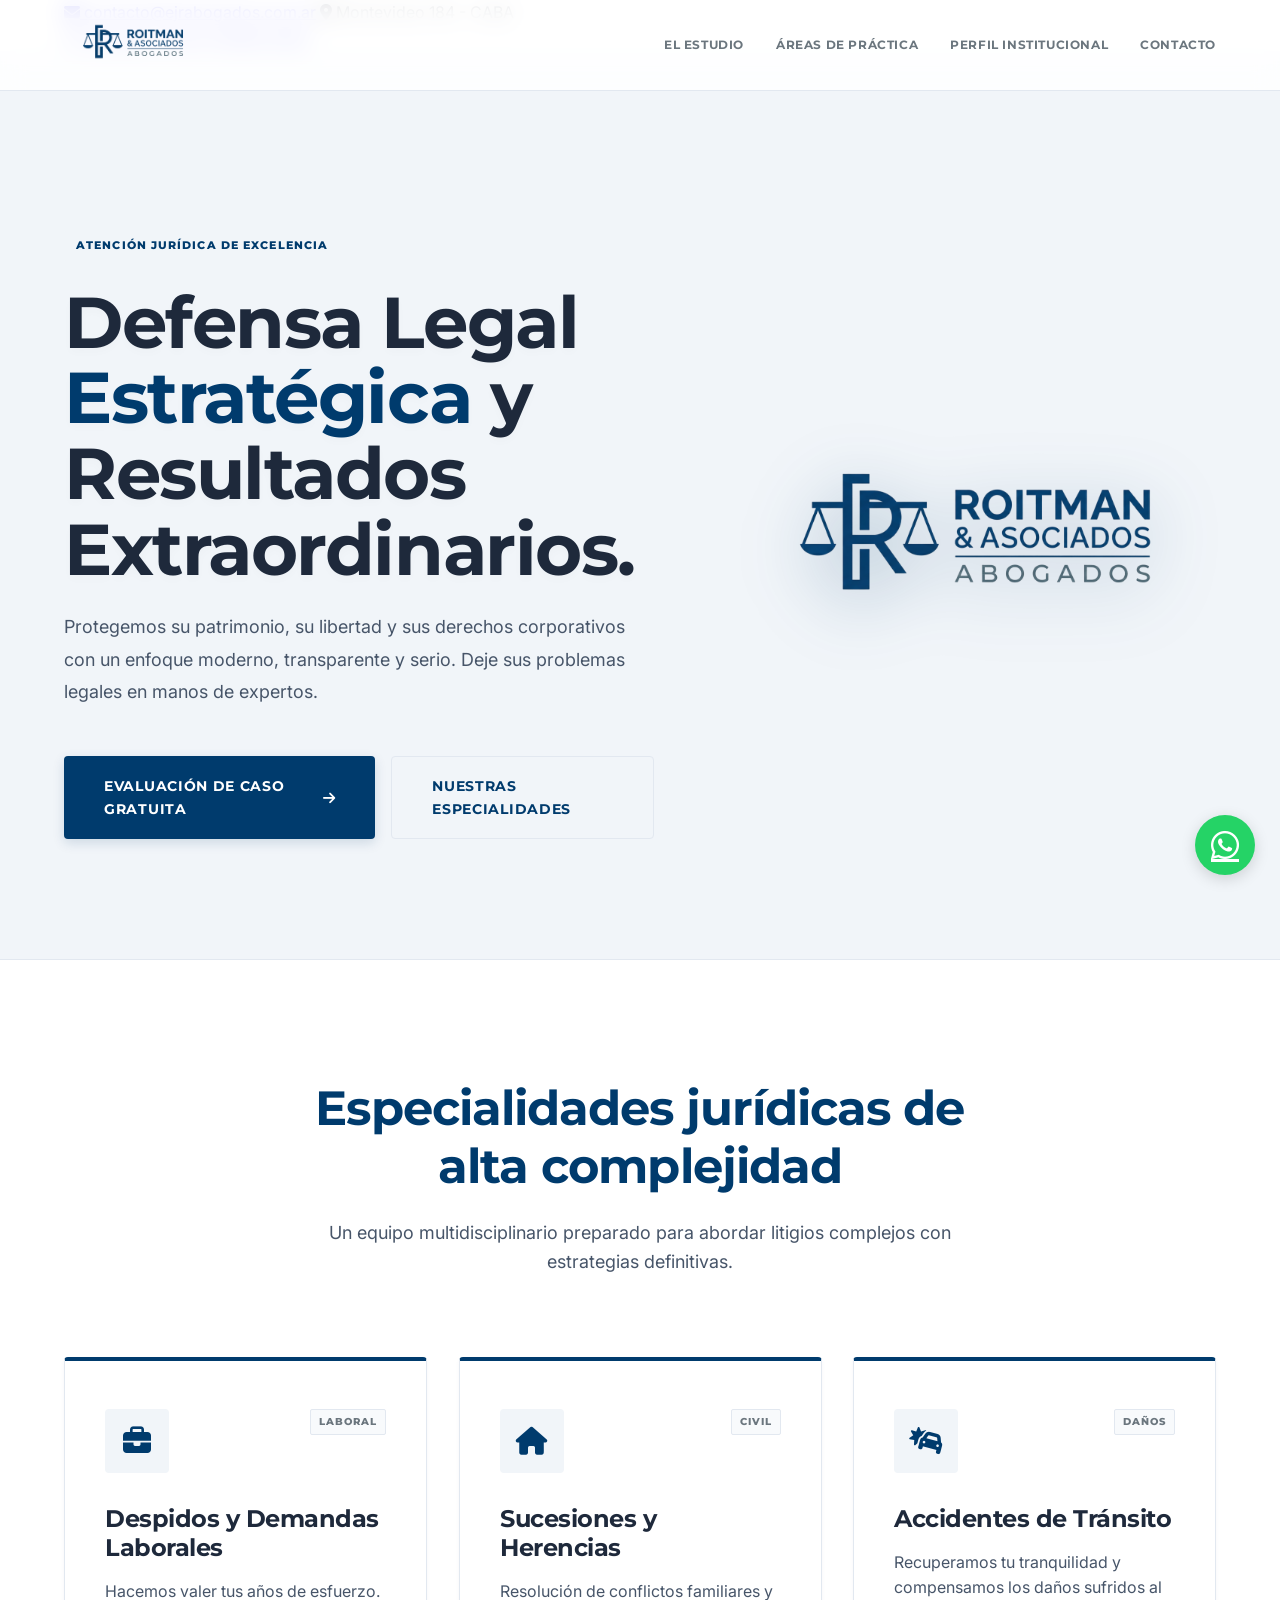
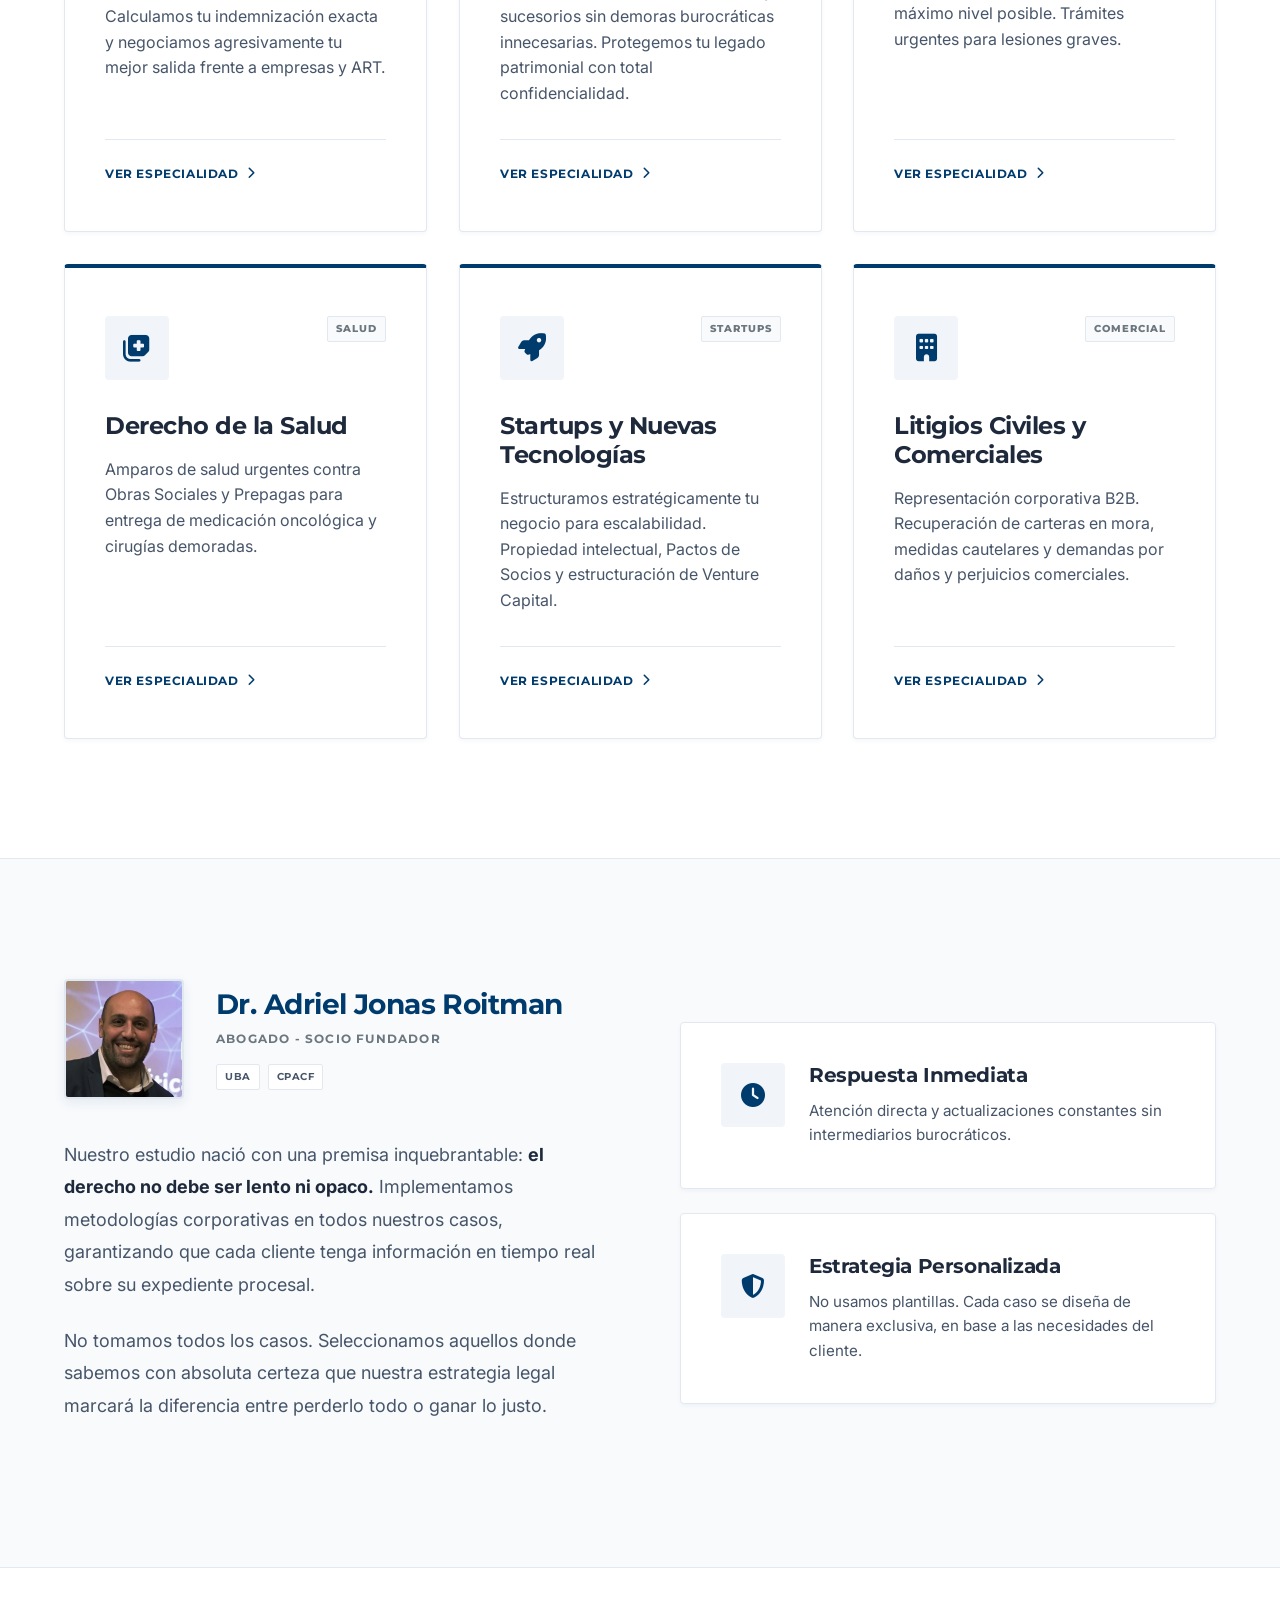
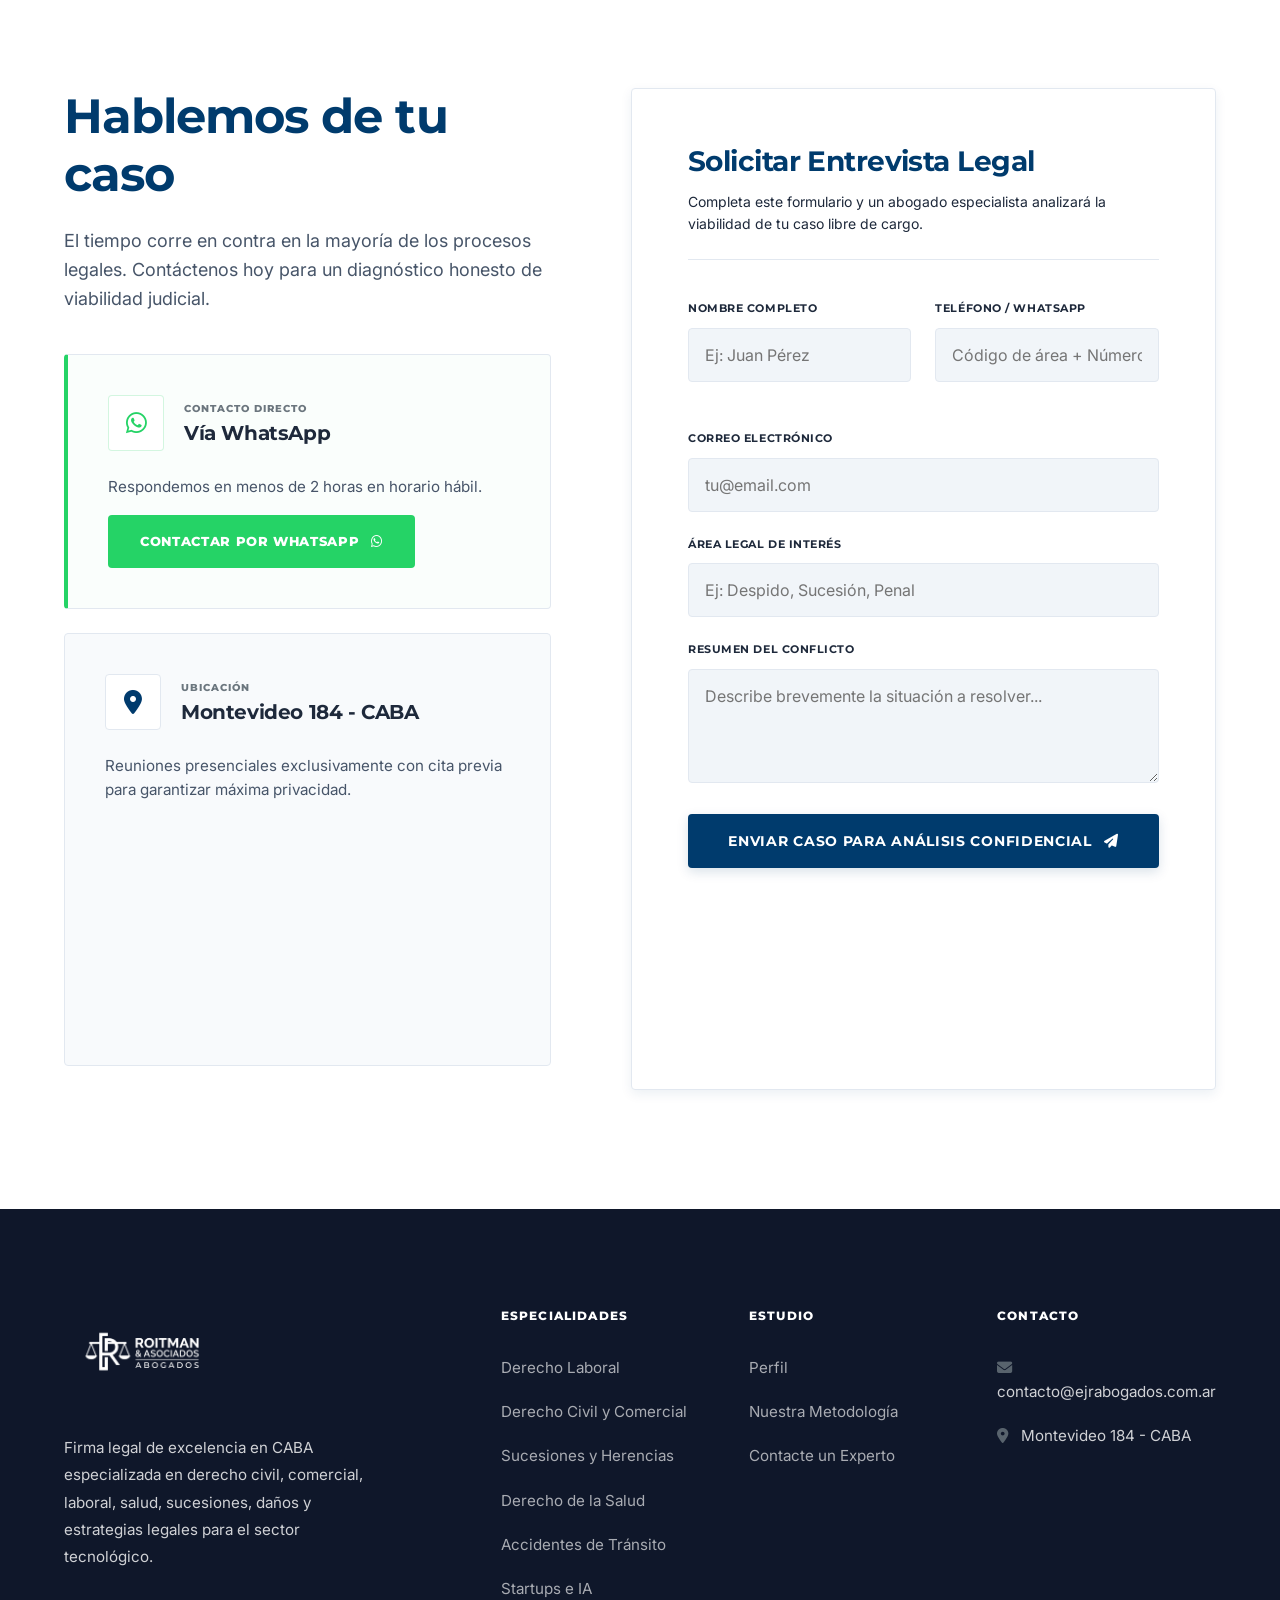
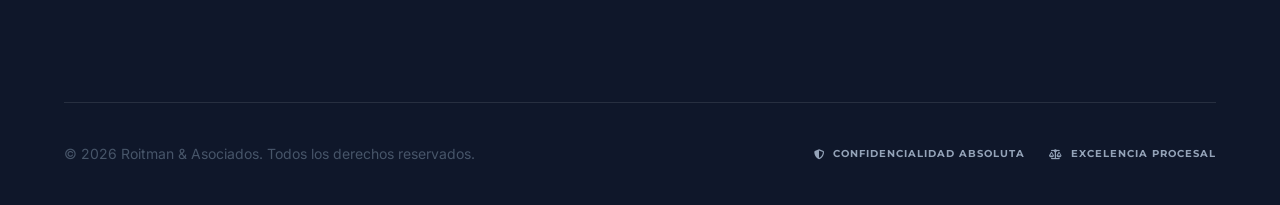
<file: index.html>
<!DOCTYPE html>
<html lang="es">

<head>
    <link rel="icon" type="image/x-icon" href="favicon.ico">
    <meta charset="UTF-8">
    <meta name="viewport" content="width=device-width, initial-scale=1.0">
    <title>Roitman & Asociados | Estudio Jurídico en Buenos Aires</title>

    <!-- SEO Meta Tags -->
    <meta name="description"
        content="Estudio jurídico líder en Buenos Aires especializado en derecho laboral, civil, penal y corporativo. Roitman & Asociados ofrece defensa estratégica y soluciones inmediatas.">
    <meta name="keywords"
        content="abogados buenos aires, estudio jurídico, derecho laboral, sucesiones, defensa penal, abogado corporativo, Roitman y Asociados">
    <meta name="author" content="Roitman & Asociados">
    <meta name="robots" content="index, follow">

    <!-- Open Graph (Redes Sociales y WhatsApp) -->
    <meta property="og:title" content="Roitman & Asociados | Asesoría Legal">
    <meta property="og:description"
        content="Defensa estratégica y protección jurídica enfocada en resultados para empresas y particulares en Argentina.">
    <meta property="og:image" content="https://www.ejrabogados.com.ar/logo.png">
    <meta property="og:url" content="https://www.ejrabogados.com.ar">
    <meta property="og:type" content="website">

    <!-- JSON-LD Schema Markup para Google -->
    <script type="application/ld+json">
    {
      "@context": "https://schema.org",
      "@type": "LegalService",
      "name": "Roitman & Asociados",
      "image": "https://www.ejrabogados.com.ar/logo.png",
      "description": "Estudio jurídico especializado en derecho laboral, corporativo, civil y penal en Buenos Aires.",
      "url": "https://www.ejrabogados.com.ar",
      "telephone": "+5491100000000",
      "address": {
        "@type": "PostalAddress",
        "streetAddress": "Montevideo 184 - CABA",
        "addressLocality": "Ciudad Autónoma de Buenos Aires",
        "addressCountry": "AR"
      },
      "openingHoursSpecification": {
        "@type": "OpeningHoursSpecification",
        "dayOfWeek": ["Monday", "Tuesday", "Wednesday", "Thursday", "Friday"],
        "opens": "09:00",
        "closes": "18:00"
      }
    }
    </script>

    <link rel="stylesheet" href="styles.css?v=3">
    <!-- Precarga de fuentes para mejorar Performance -->
    <link rel="preconnect" href="https://fonts.googleapis.com">
    <link rel="preconnect" href="https://fonts.gstatic.com" crossorigin>
    <link
        href="https://fonts.googleapis.com/css2?family=Inter:wght@300;400;500;600;700&family=Montserrat:wght@400;500;600;700;800;900&display=swap"
        rel="stylesheet">
    <link rel="stylesheet" href="https://cdnjs.cloudflare.com/ajax/libs/font-awesome/6.4.0/css/all.min.css">
</head>

<body>
    <!-- HEADER SEMÁNTICO Y CORPORATIVO -->
    <header class="header">
        <div class="top-bar">
            <div class="container top-bar-content">
                <div class="contact-strip">
                    <a href="mailto:contacto@ejrabogados.com.ar"><i class="fas fa-envelope"></i>
                        contacto@ejrabogados.com.ar</a>
                    <span><i class="fas fa-map-marker-alt"></i> Montevideo 184 - CABA</span>
                </div>
                <div class="social-strip">
                    <a href="https://wa.me/5491168080953?text=Hola,%20necesito%20hacer%20una%20consulta%20legal%20con%20el%20estudio%20Roitman%20%26%20Asociados%20-%20Abogados"
                        target="_blank"><i class="fab fa-whatsapp"></i> Contacto: +54 9 11 6808-0953</a>
                </div>
            </div>
        </div>
        <nav class="navbar">
            <div class="nav-container container">
                <div class="nav-brand">
                    <a href="index.html">
                        <img src="logo.png" alt="Logotipo Roitman & Asociados Abogados" class="logo-image">
                    </a>
                </div>

                <div class="nav-menu" id="nav-menu">
                    <a href="#inicio" class="nav-link">El Estudio</a>
                    <a href="#servicios" class="nav-link">Áreas de Práctica</a>
                    <a href="#perfil" class="nav-link">Perfil Institucional</a>
                    <a href="#contacto" class="nav-link btn-navbar">Contacto</a>
                </div>

                <div class="hamburger" id="hamburger">
                    <span class="bar"></span>
                    <span class="bar"></span>
                    <span class="bar"></span>
                </div>
            </div>
        </nav>
    </header>

    <main>
        <!-- HERO SECTION: COPY PERSUASIVO -->
        <section id="inicio" class="hero">
            <div class="container hero-content">
                <div class="hero-text">
                    <div class="badge">Atención Jurídica de Excelencia</div>
                    <h1 class="hero-title">Defensa Legal <span class="gradient-text">Estratégica</span> y Resultados
                        Extraordinarios.</h1>
                    <p class="hero-description">Protegemos su patrimonio, su libertad y sus derechos corporativos con un
                        enfoque moderno, transparente y serio. Deje sus problemas legales en
                        manos de expertos.</p>
                    <div class="hero-buttons">
                        <a href="#contacto" class="btn-primary btn-large">Evaluación de caso gratuita <i
                                class="fas fa-arrow-right"></i></a>
                        <a href="#servicios" class="btn-outline btn-large">Nuestras especialidades</a>
                    </div>
                </div>
                <div class="hero-visual">
                    <img src="logo.png" alt="Logotipo Institucional de Roitman & Asociados"
                        class="hero-main-logo fade-in-up">
                </div>
            </div>
        </section>

        <!-- SERVICIOS: MEJORA DE LEGIBILIDAD -->
        <section id="servicios" class="services">
            <div class="container">
                <header class="section-header fade-in">
                    <h2 class="section-title">Especialidades jurídicas de alta complejidad</h2>
                    <p class="section-description">Un equipo multidisciplinario preparado para abordar litigios
                        complejos con estrategias definitivas.</p>
                </header>

                <div class="services-grid">
                    <!-- Servicio 1 -->
                    <article class="service-card fade-in">
                        <div class="service-header">
                            <div class="service-icon"><i class="fas fa-briefcase"></i></div>
                            <span class="service-badge">Laboral</span>
                        </div>
                        <h3>Despidos y Demandas Laborales</h3>
                        <p>Hacemos valer tus años de esfuerzo. Calculamos tu indemnización exacta y negociamos
                            agresivamente tu mejor salida frente a empresas y ART.</p>
                        <div class="service-footer">
                            <a href="servicios/derecho-laboral.html" class="service-btn">Ver Especialidad <i
                                    class="fas fa-chevron-right"></i></a>
                        </div>
                    </article>

                    <!-- Servicio 2 -->
                    <article class="service-card fade-in">
                        <div class="service-header">
                            <div class="service-icon"><i class="fas fa-home"></i></div>
                            <span class="service-badge">Civil</span>
                        </div>
                        <h3>Sucesiones y Herencias</h3>
                        <p>Resolución de conflictos familiares y sucesorios sin demoras burocráticas innecesarias.
                            Protegemos tu legado patrimonial con total confidencialidad.</p>
                        <div class="service-footer">
                            <a href="servicios/sucesiones.html" class="service-btn">Ver Especialidad <i
                                    class="fas fa-chevron-right"></i></a>
                        </div>
                    </article>

                    <!-- Servicio 3 -->
                    <article class="service-card fade-in">
                        <div class="service-header">
                            <div class="service-icon"><i class="fas fa-car-crash"></i></div>
                            <span class="service-badge">Daños</span>
                        </div>
                        <h3>Accidentes de Tránsito</h3>
                        <p>Recuperamos tu tranquilidad y compensamos los daños sufridos al máximo nivel posible.
                            Trámites urgentes para lesiones graves.</p>
                        <div class="service-footer">
                            <a href="servicios/accidentes-de-transito.html" class="service-btn">Ver Especialidad <i
                                    class="fas fa-chevron-right"></i></a>
                        </div>
                    </article>

                    <!-- Servicio 4 -->
                    <article class="service-card fade-in">
                        <div class="service-header">
                            <div class="service-icon"><i class="fas fa-notes-medical"></i></div>
                            <span class="service-badge">Salud</span>
                        </div>
                        <h3>Derecho de la Salud</h3>
                        <p>Amparos de salud urgentes contra Obras Sociales y Prepagas para entrega de medicación
                            oncológica y cirugías demoradas.</p>
                        <div class="service-footer">
                            <a href="servicios/derecho-de-salud.html" class="service-btn">Ver Especialidad <i
                                    class="fas fa-chevron-right"></i></a>
                        </div>
                    </article>

                    <!-- Servicio 5 -->
                    <article class="service-card fade-in">
                        <div class="service-header">
                            <div class="service-icon"><i class="fas fa-rocket"></i></div>
                            <span class="service-badge">Startups</span>
                        </div>
                        <h3>Startups y Nuevas Tecnologías</h3>
                        <p>Estructuramos estratégicamente tu negocio para escalabilidad. Propiedad intelectual, Pactos
                            de Socios y estructuración de Venture Capital.</p>
                        <div class="service-footer">
                            <a href="servicios/startups-nuevas-tecnologias.html" class="service-btn">Ver Especialidad <i
                                    class="fas fa-chevron-right"></i></a>
                        </div>
                    </article>

                    <!-- Servicio 6 -->
                    <article class="service-card fade-in">
                        <div class="service-header">
                            <div class="service-icon"><i class="fas fa-building"></i></div>
                            <span class="service-badge">Comercial</span>
                        </div>
                        <h3>Litigios Civiles y Comerciales</h3>
                        <p>Representación corporativa B2B. Recuperación de carteras en mora, medidas cautelares y
                            demandas por daños y perjuicios comerciales.</p>
                        <div class="service-footer">
                            <a href="servicios/derecho-civil-comercial.html" class="service-btn">Ver Especialidad <i
                                    class="fas fa-chevron-right"></i></a>
                        </div>
                    </article>
                </div>
            </div>
        </section>

        <!-- PERFIL: AUTORIDAD Y CONFIANZA -->
        <section id="perfil" class="profile">
            <div class="container profile-content">
                <div class="profile-text fade-in">
                    <header class="profile-header">
                        <div class="profile-avatar">
                            <img src="AJR.jpeg" alt="Dr. Adriel Jonas Roitman, Abogado Director">
                        </div>
                        <div class="profile-info">
                            <h3>Dr. Adriel Jonas Roitman</h3>
                            <p>Abogado - Socio Fundador</p>
                            <div class="profile-credentials">
                                <span class="credential">UBA</span>
                                <span class="credential">CPACF</span>
                            </div>
                        </div>
                    </header>
                    <div class="profile-description">
                        <p>Nuestro estudio nació con una premisa inquebrantable: <strong>el derecho no debe ser lento ni
                                opaco.</strong> Implementamos metodologías corporativas en todos nuestros casos,
                            garantizando que cada cliente tenga información en tiempo real sobre su expediente procesal.
                        </p>
                        <p>No tomamos todos los casos. Seleccionamos aquellos donde sabemos con absoluta certeza que
                            nuestra estrategia legal marcará la diferencia entre perderlo todo o ganar lo justo.</p>
                    </div>
                </div>

                <div class="experience-grid fade-in">
                    <div class="experience-card">
                        <div class="experience-icon"><i class="fas fa-clock"></i></div>
                        <div class="experience-content">
                            <h3>Respuesta Inmediata</h3>
                            <p>Atención directa y actualizaciones constantes sin intermediarios burocráticos.</p>
                        </div>
                    </div>
                    <div class="experience-card">
                        <div class="experience-icon"><i class="fas fa-shield-alt"></i></div>
                        <div class="experience-content">
                            <h3>Estrategia Personalizada</h3>
                            <p>No usamos plantillas. Cada caso se diseña de manera exclusiva, en base a las necesidades
                                del cliente.</p>
                        </div>
                    </div>
                </div>
            </div>
        </section>

        <!-- CONTACTO: CTA FUERTE Y PERSUASIVO -->
        <section id="contacto" class="contact">
            <div class="container contact-content">
                <div class="contact-info fade-in">
                    <h2 class="section-title">Hablemos de tu caso</h2>
                    <p class="section-description" style="text-align:left; margin-bottom: 40px;">El tiempo corre en
                        contra en la mayoría de los procesos legales. Contáctenos hoy para un diagnóstico honesto de
                        viabilidad judicial.</p>

                    <div class="info-card whatsapp">
                        <div class="info-header">
                            <div class="info-icon green"><i class="fab fa-whatsapp"></i></div>
                            <div class="info-content">
                                <span class="info-subtitle">Contacto Directo</span>
                                <h3>Vía WhatsApp</h3>
                            </div>
                        </div>
                        <p>Respondemos en menos de 2 horas en horario hábil.
                        </p>
                        <a href="https://wa.me/5491168080953?text=Hola,%20necesito%20hacer%20una%20consulta%20legal%20con%20el%20estudio%20Roitman%20%26%20Asociados%20-%20Abogados"
                            target="_blank" class="btn-whatsapp">Contactar por
                            WhatsApp
                            <i class="fab fa-whatsapp"></i></a>
                    </div>

                    <div class="info-card">
                        <div class="info-header">
                            <div class="info-icon"><i class="fas fa-map-marker-alt"></i></div>
                            <div class="info-content">
                                <span class="info-subtitle">Ubicación</span>
                                <h3>Montevideo 184 - CABA</h3>
                            </div>
                        </div>
                        <p>Reuniones presenciales exclusivamente con cita previa para garantizar máxima privacidad.</p>
                        <div class="map-container" style="margin-top: 15px; border-radius: 8px; overflow: hidden;">
                            <iframe
                                src="https://www.google.com/maps/embed?pb=!1m18!1m12!1m3!1d3284.148560822649!2d-58.3916965!3d-34.6033383!2m3!1f0!2f0!3f0!3m2!1i1024!2i768!4f13.1!3m3!1m2!1s0x95bccac4b7858c2f%3A0xc07ce9b1fa6f3630!2sMontevideo%20184%2C%20C1019ABF%20CABA!5e0!3m2!1ses-419!2sar!4v1700000000000!5m2!1ses-419!2sar"
                                width="100%" height="200" style="border:0;" allowfullscreen="" loading="lazy"
                                referrerpolicy="no-referrer-when-downgrade"></iframe>
                        </div>
                    </div>
                </div>

                <div class="contact-form-container fade-in">
                    <header class="form-header">
                        <h3>Solicitar Entrevista Legal</h3>
                        <p style="color: var(--text-secondary); font-size: 14px;">Completa este formulario y un abogado
                            especialista analizará la viabilidad de tu caso libre de cargo.</p>
                    </header>
                    <form id="contactForm" class="contact-form">
                        <div class="form-row">
                            <div class="form-group">
                                <label for="nombre">Nombre Completo</label>
                                <input type="text" id="nombre" name="nombre" required placeholder="Ej: Juan Pérez">
                            </div>
                            <div class="form-group">
                                <label for="telefono">Teléfono / WhatsApp</label>
                                <input type="tel" id="telefono" name="telefono" required
                                    placeholder="Código de área + Número">
                            </div>
                        </div>
                        <div class="form-group">
                            <label for="email">Correo Electrónico</label>
                            <input type="email" id="email" name="email" required placeholder="tu@email.com">
                        </div>
                        <div class="form-group">
                            <label for="asunto">Área Legal de Interés</label>
                            <input type="text" id="asunto" name="asunto" required
                                placeholder="Ej: Despido, Sucesión, Penal">
                        </div>
                        <div class="form-group">
                            <label for="mensaje">Resumen del Conflicto</label>
                            <textarea id="mensaje" name="mensaje" rows="4" required
                                placeholder="Describe brevemente la situación a resolver..."></textarea>
                        </div>
                        <button type="submit" class="btn-primary btn-full btn-large">Enviar caso para análisis
                            Confidencial <i class="fas fa-paper-plane"></i></button>
                    </form>
                </div>
            </div>
        </section>
    </main>

    <!-- FOOTER SEMÁNTICO -->
    <footer class="footer">
        <div class="container">
            <div class="footer-content">
                <div class="footer-brand">
                    <div class="footer-logo">
                        <img src="logo.png" alt="Logotipo Oficial Roitman & Asociados" class="footer-logo-image">
                    </div>
                    <p>Firma legal de excelencia en CABA especializada en derecho civil, comercial, laboral, salud,
                        sucesiones, daños y estrategias legales para el sector tecnológico.</p>
                </div>

                <div class="footer-links">
                    <h3>Especialidades</h3>
                    <ul>
                        <li><a href="servicios/derecho-laboral.html">Derecho Laboral</a></li>
                        <li><a href="servicios/derecho-civil-comercial.html">Derecho Civil y Comercial</a></li>
                        <li><a href="servicios/sucesiones.html">Sucesiones y Herencias</a></li>
                        <li><a href="servicios/derecho-de-salud.html">Derecho de la Salud</a></li>
                        <li><a href="servicios/accidentes-de-transito.html">Accidentes de Tránsito</a></li>
                        <li><a href="servicios/startups-nuevas-tecnologias.html">Startups e IA</a></li>
                    </ul>
                </div>

                <div class="footer-links">
                    <h3>Estudio</h3>
                    <ul>
                        <li><a href="#perfil">Perfil</a></li>
                        <li><a href="#perfil">Nuestra Metodología</a></li>
                        <li><a href="#contacto">Contacte un Experto</a></li>
                    </ul>
                </div>

                <div class="footer-links">
                    <h3>Contacto</h3>
                    <ul>
                        <li><i class="fas fa-envelope"></i> contacto@ejrabogados.com.ar</li>

                        <li><i class="fas fa-map-marker-alt"></i> Montevideo 184 - CABA</li>
                    </ul>
                </div>
            </div>

            <div class="footer-bottom">
                <p>&copy; 2026 Roitman & Asociados. Todos los derechos reservados.</p>
                <div class="footer-badges">
                    <span class="footer-badge"><i class="fas fa-shield-alt"></i> Confidencialidad Absoluta</span>
                    <span class="footer-badge"><i class="fas fa-balance-scale"></i> Excelencia Procesal</span>
                </div>
            </div>
        </div>
    </footer>

    <!-- Contenedor para notificaciones -->
    <div id="notification-container"></div>

    <!-- Botón Flotante WhatsApp -->
    <a href="https://wa.me/5491168080953?text=Hola,%20necesito%20hacer%20una%20consulta%20legal%20con%20el%20estudio%20Roitman%20%26%20Asociados%20-%20Abogados"
        class="whatsapp-float" target="_blank" rel="noopener noreferrer" aria-label="Contactar por WhatsApp">
        <i class="fab fa-whatsapp"></i>
    </a>

    <script src="script.js"></script>
</body>

</html>
</file>
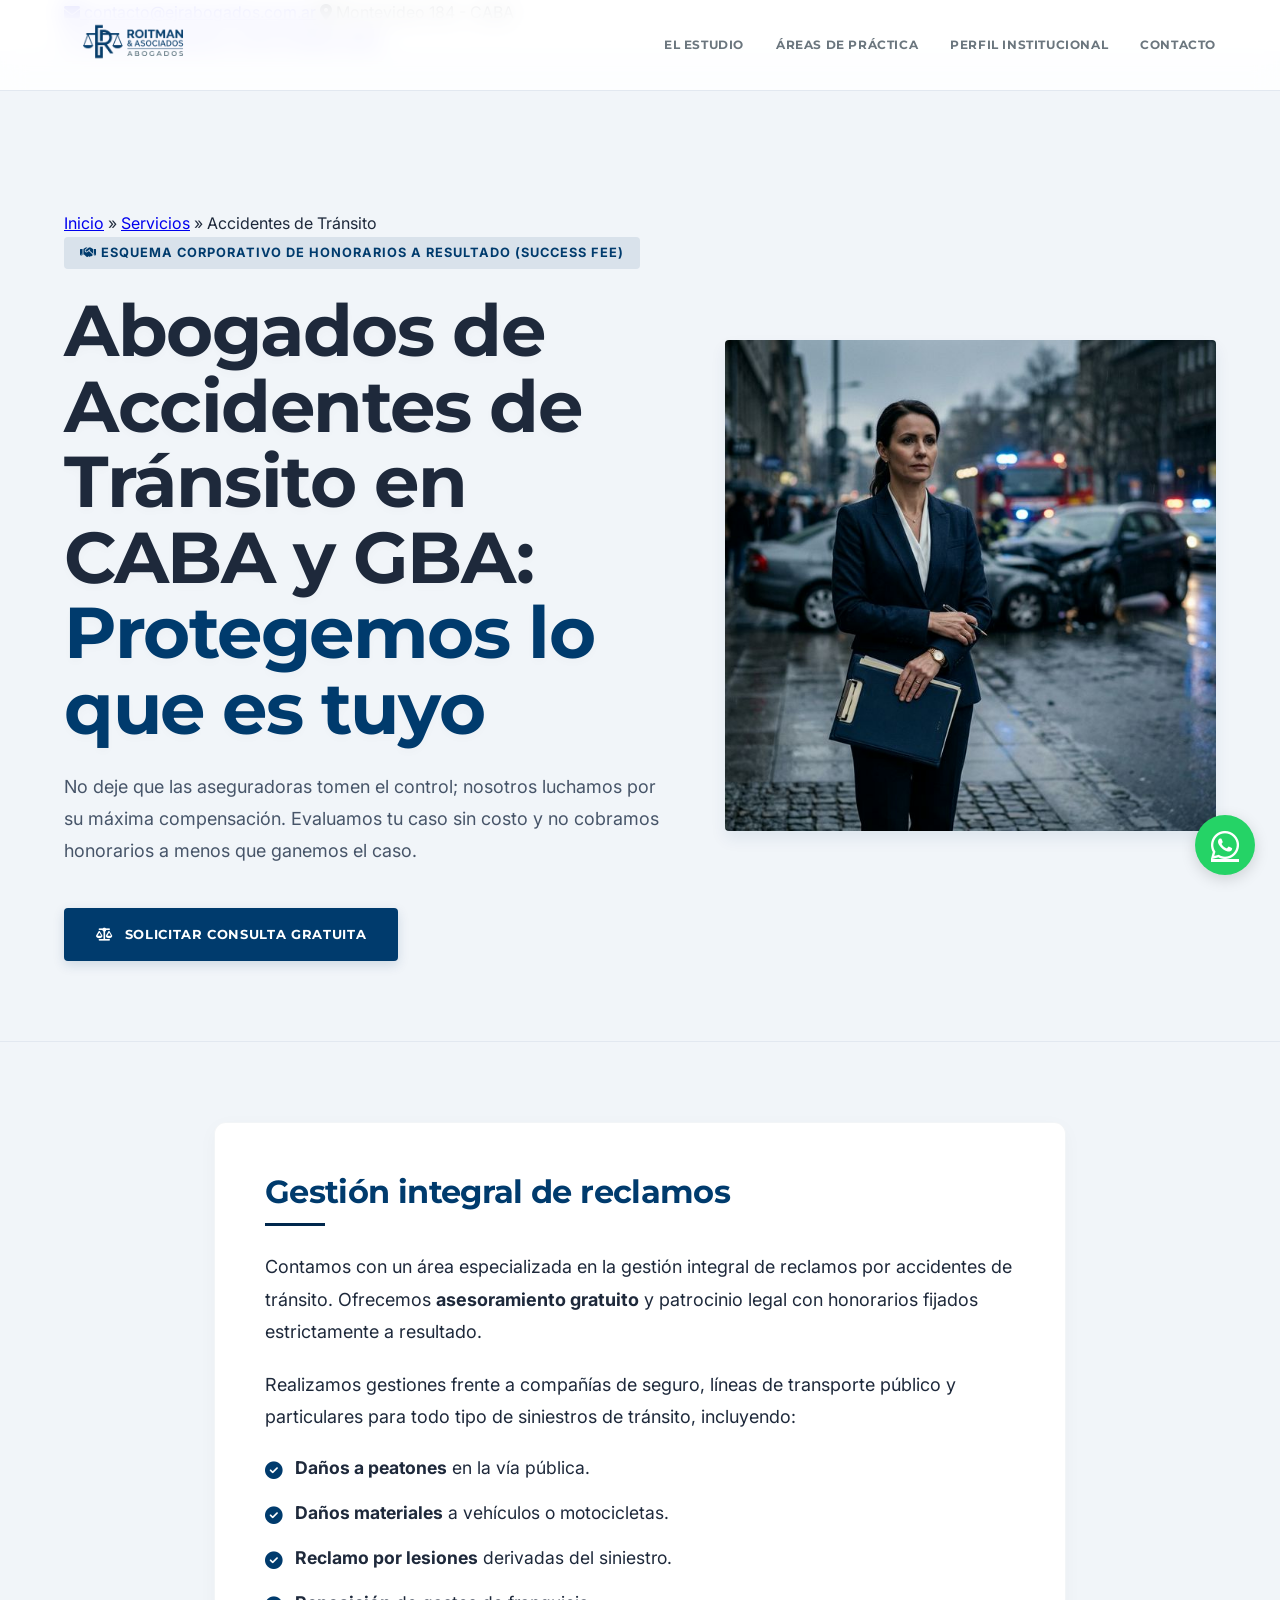
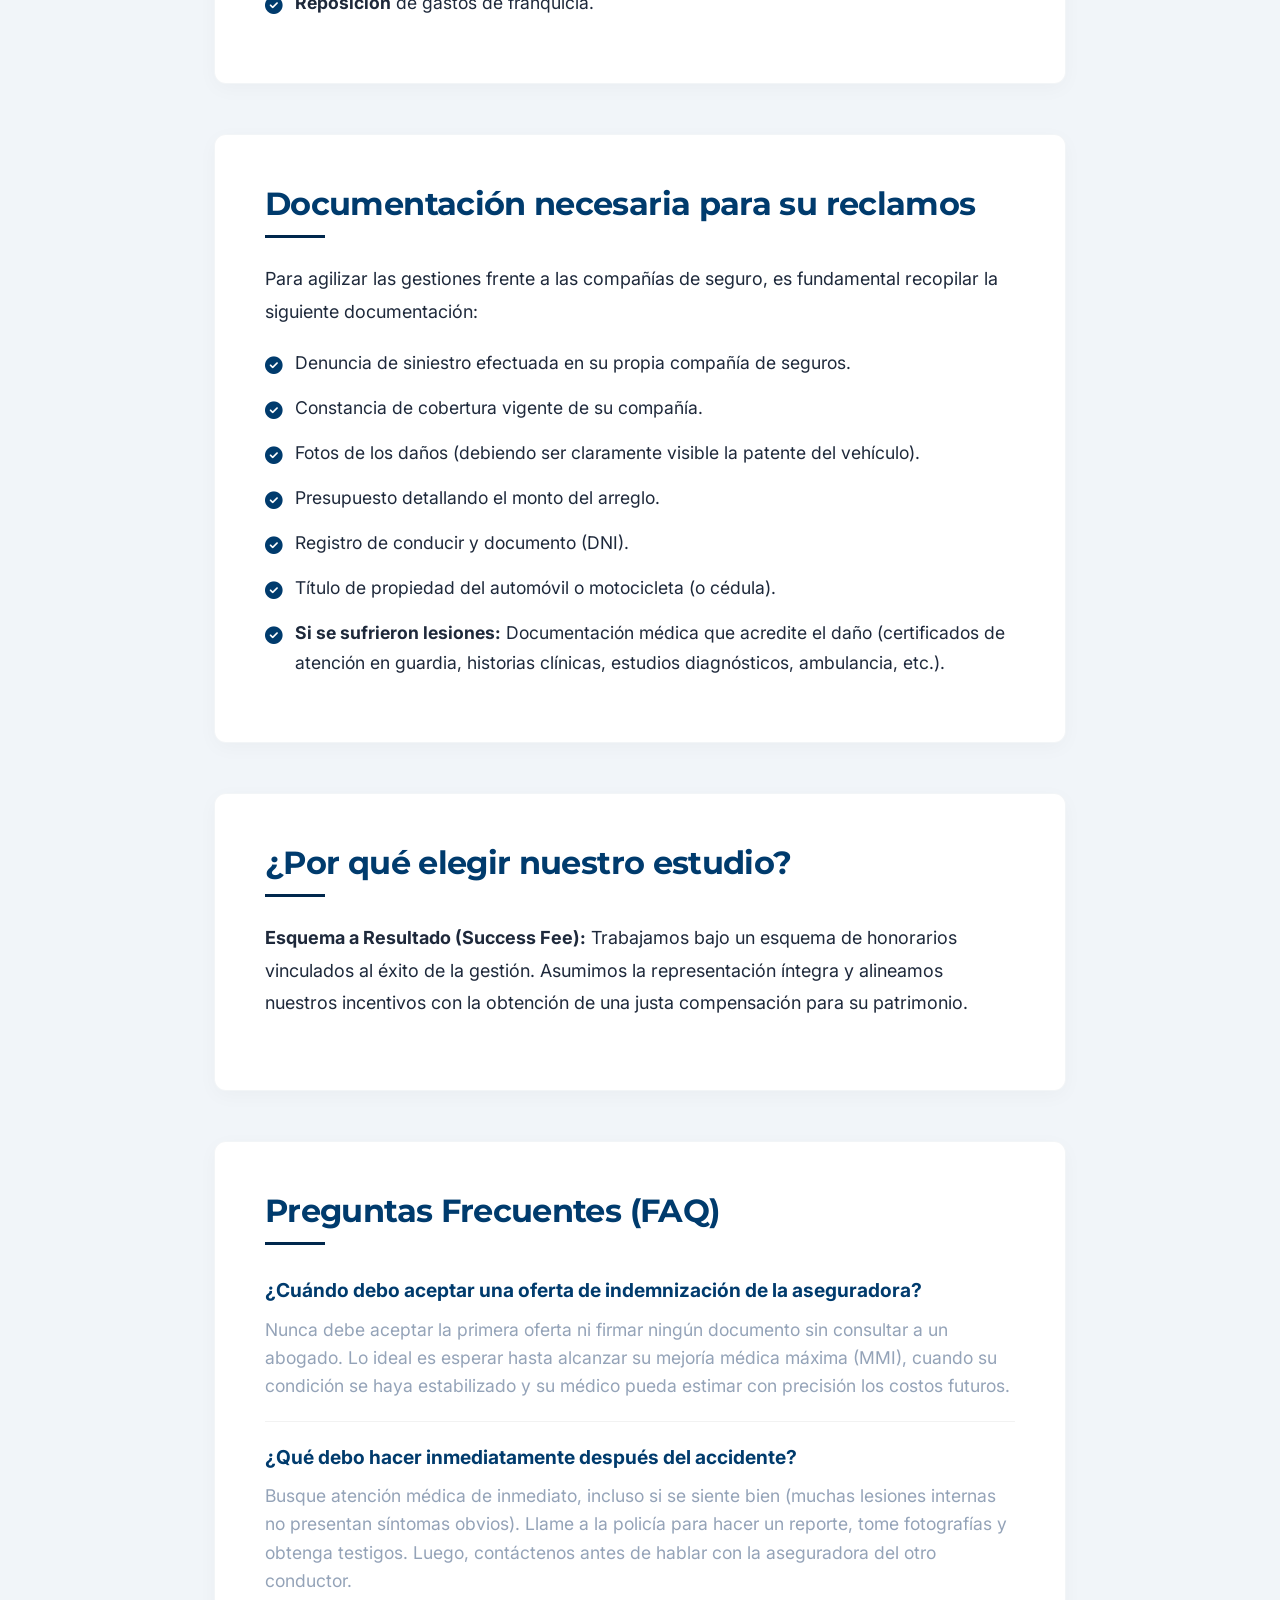
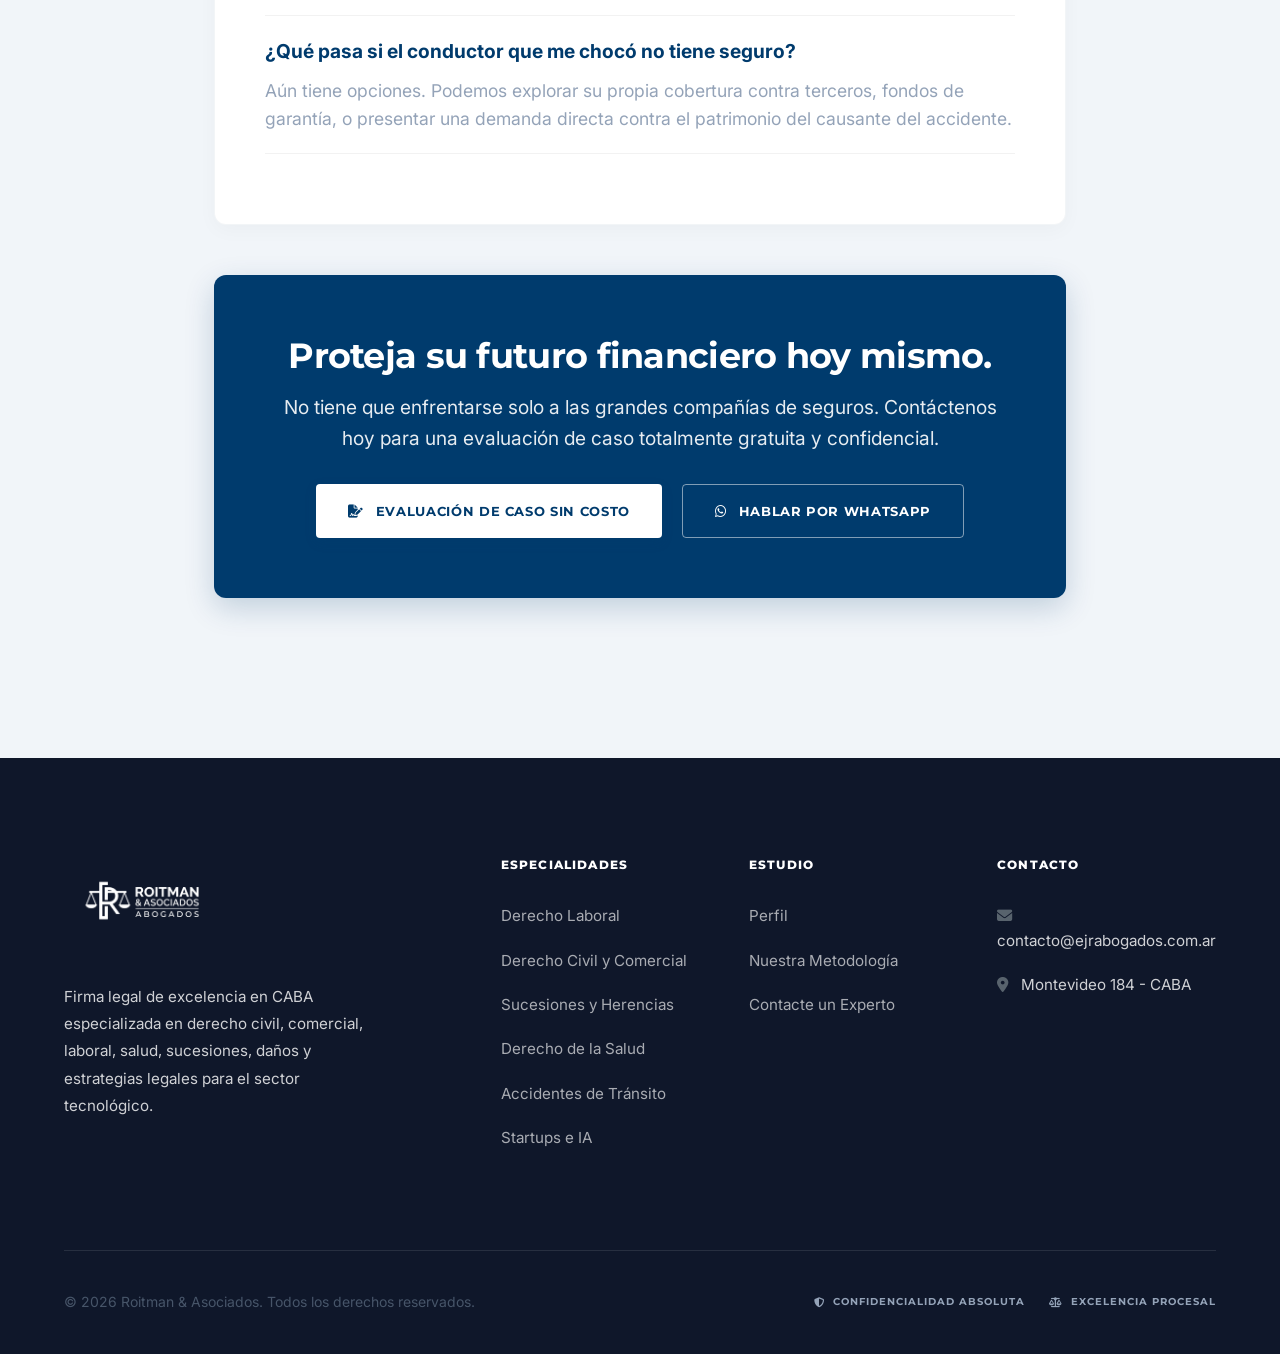
<file: servicios/accidentes-de-transito.html>
<!DOCTYPE html>
<html lang="es">
<head>
    <link rel="icon" type="image/x-icon" href="../favicon.ico">
    <meta charset="UTF-8">
    <meta name="viewport" content="width=device-width, initial-scale=1.0">
    <title>Accidentes de Tránsito en CABA y GBA | Roitman & Asociados</title>
    <meta name="description" content="Especialistas en siniestros viales y accidentes de tránsito. Asesoría estratégica integral y negociación avanzada frente a entidades aseguradoras.">
    
    <meta property="og:title" content="Siniestros Viales y Tránsito | Roitman & Asociados">
    <meta property="og:description" content="Protección patrimonial integral frente a siniestros y reclamos contra aseguradoras. Asesoramiento estratégico especializado.">
    <meta property="og:image" content="../logo.png">
    <meta property="og:type" content="website">

    <link rel="stylesheet" href="../styles.css?v=2">
    <link rel="preconnect" href="https://fonts.googleapis.com">
    <link rel="preconnect" href="https://fonts.gstatic.com" crossorigin>
    <link href="https://fonts.googleapis.com/css2?family=Inter:wght@400;500;600&family=Montserrat:wght@500;600;700;800&display=swap" rel="stylesheet">
    <link rel="stylesheet" href="https://cdnjs.cloudflare.com/ajax/libs/font-awesome/6.4.0/css/all.min.css">
</head>
<body>
    <header class="header">
        <div class="top-bar">
            <div class="container top-bar-content">
                <div class="contact-strip">
                    <a href="mailto:contacto@ejrabogados.com.ar"><i class="fas fa-envelope"></i> contacto@ejrabogados.com.ar</a>
                    <span><i class="fas fa-map-marker-alt"></i> Montevideo 184 - CABA</span>
                </div>
                <div class="social-strip">
                    <a href="https://wa.me/5491163623267?text=Necesito%20asesoramiento%20por%20un%20accidente%20de%20tr%C3%A1nsito" target="_blank"><i class="fab fa-whatsapp"></i> Contacto Asesores: +54 9 11 6362-3267</a>
                </div>
            </div>
        </div>
        <nav class="navbar">
            <div class="nav-container container">
                <div class="nav-brand">
                    <a href="../index.html">
                        <img src="../logo.png" alt="Logotipo Roitman & Asociados Abogados" class="logo-image">
                    </a>
                </div>
                
                <div class="nav-menu" id="nav-menu">
                    <a href="../index.html#inicio" class="nav-link">El Estudio</a>
                    <a href="../index.html#servicios" class="nav-link">Áreas de Práctica</a>
                    <a href="../index.html#perfil" class="nav-link">Perfil Institucional</a>
                    <a href="../index.html#contacto" class="nav-link btn-navbar">Contacto</a>
                </div>

                <div class="hamburger" id="hamburger">
                    <span class="bar"></span>
                    <span class="bar"></span>
                    <span class="bar"></span>
                </div>
            </div>
        </nav>
    </header>

    <main>
        <section class="hero-inner fade-in">
            <div class="container">
                <div class="hero-inner-text">
                    <div class="breadcrumbs">
                        <a href="../index.html">Inicio</a> &raquo; <a href="../index.html#servicios">Servicios</a> &raquo; <span>Accidentes de Tránsito</span>
                    </div>
                    
                    <div style="background: rgba(0, 59, 109, 0.1); color: var(--color-primary); display: inline-block; padding: 6px 16px; border-radius: 4px; font-weight: 700; margin-bottom: 24px; font-size: 0.8rem; letter-spacing: 1px; text-transform: uppercase;">
                        <i class="fas fa-handshake"></i> Esquema Corporativo de Honorarios a Resultado (Success Fee)
                    </div>

                    <h1 class="hero-title">Abogados de Accidentes de Tránsito en CABA y GBA: <br><span class="gradient-text">Protegemos lo que es tuyo</span></h1>
                    <p class="hero-description" style="margin-bottom: 40px;">
                        No deje que las aseguradoras tomen el control; nosotros luchamos por su máxima compensación. Evaluamos tu caso sin costo y no cobramos honorarios a menos que ganemos el caso.
                    </p>
                    
                    <div class="hero-buttons">
                        <a href="../index.html#contacto" class="btn btn-primary"><i class="fas fa-balance-scale"></i> Solicitar consulta gratuita</a>
                    </div>
                </div>
                <div class="hero-inner-image fade-in">
                    <img src="../images/accidentes_hero.png" alt="Abogado especialista en accidentes de tránsito verificando documentos">
                </div>
            </div>
        </section>

        <section class="service-details fade-in">
            <div class="container">
                <div class="service-content-block fade-in">
                    <h2>Gestión integral de reclamos</h2>
                    <p>Contamos con un área especializada en la gestión integral de reclamos por accidentes de tránsito. Ofrecemos <strong>asesoramiento gratuito</strong> y patrocinio legal con honorarios fijados estrictamente a resultado.</p>
                    <p>Realizamos gestiones frente a compañías de seguro, líneas de transporte público y particulares para todo tipo de siniestros de tránsito, incluyendo:</p>
                    <ul>
                        <li><strong>Daños a peatones</strong> en la vía pública.</li>
                        <li><strong>Daños materiales</strong> a vehículos o motocicletas.</li>
                        <li><strong>Reclamo por lesiones</strong> derivadas del siniestro.</li>
                        <li><strong>Reposición</strong> de gastos de franquicia.</li>
                    </ul>
                </div>

                <div class="service-content-block fade-in">
                    <h2>Documentación necesaria para su reclamos</h2>
                    <p>Para agilizar las gestiones frente a las compañías de seguro, es fundamental recopilar la siguiente documentación:</p>
                    <ul>
                        <li>Denuncia de siniestro efectuada en su propia compañía de seguros.</li>
                        <li>Constancia de cobertura vigente de su compañía.</li>
                        <li>Fotos de los daños (debiendo ser claramente visible la patente del vehículo).</li>
                        <li>Presupuesto detallando el monto del arreglo.</li>
                        <li>Registro de conducir y documento (DNI).</li>
                        <li>Título de propiedad del automóvil o motocicleta (o cédula).</li>
                        <li><strong>Si se sufrieron lesiones:</strong> Documentación médica que acredite el daño (certificados de atención en guardia, historias clínicas, estudios diagnósticos, ambulancia, etc.).</li>
                    </ul>
                </div>

                <div class="service-content-block fade-in">
                    <h2>¿Por qué elegir nuestro estudio?</h2>
                    <p><strong>Esquema a Resultado (Success Fee):</strong> Trabajamos bajo un esquema de honorarios vinculados al éxito de la gestión. Asumimos la representación íntegra y alineamos nuestros incentivos con la obtención de una justa compensación para su patrimonio.</p>
                </div>

                <div class="service-content-block fade-in">
                    <h2>Preguntas Frecuentes (FAQ)</h2>
                    <div class="faq-container">
                        <div class="faq-item">
                            <div class="faq-question">¿Cuándo debo aceptar una oferta de indemnización de la aseguradora?</div>
                            <div class="faq-answer">Nunca debe aceptar la primera oferta ni firmar ningún documento sin consultar a un abogado. Lo ideal es esperar hasta alcanzar su mejoría médica máxima (MMI), cuando su condición se haya estabilizado y su médico pueda estimar con precisión los costos futuros.</div>
                        </div>
                        <div class="faq-item">
                            <div class="faq-question">¿Qué debo hacer inmediatamente después del accidente?</div>
                            <div class="faq-answer">Busque atención médica de inmediato, incluso si se siente bien (muchas lesiones internas no presentan síntomas obvios). Llame a la policía para hacer un reporte, tome fotografías y obtenga testigos. Luego, contáctenos antes de hablar con la aseguradora del otro conductor.</div>
                        </div>
                        <div class="faq-item">
                            <div class="faq-question">¿Qué pasa si el conductor que me chocó no tiene seguro?</div>
                            <div class="faq-answer">Aún tiene opciones. Podemos explorar su propia cobertura contra terceros, fondos de garantía, o presentar una demanda directa contra el patrimonio del causante del accidente.</div>
                        </div>
                    </div>
                </div>

                <div class="cta-final fade-in">
                    <div class="container">
                        <h2>Proteja su futuro financiero hoy mismo.</h2>
                        <p>No tiene que enfrentarse solo a las grandes compañías de seguros. Contáctenos hoy para una evaluación de caso totalmente gratuita y confidencial.</p>
                        <div style="display: flex; gap: 20px; justify-content: center; flex-wrap: wrap;">
                            <a href="../index.html#contacto" class="btn btn-primary" style="background: white; color: var(--color-primary);"><i class="fas fa-file-signature"></i> Evaluación de caso sin costo</a>
                            <a href="https://wa.me/5491163623267?text=Necesito%20asesoramiento%20por%20un%20accidente%20de%20tr%C3%A1nsito" target="_blank" class="btn btn-outline" style="border-color: rgba(255,255,255,0.5); color: white;"><i class="fab fa-whatsapp"></i> Hablar por WhatsApp</a>
                        </div>
                    </div>
                </div>
            </div>
        </section>
    </main>

    <!-- FOOTER SEMÁNTICO -->
    <footer class="footer">
        <div class="container">
            <div class="footer-content">
                <div class="footer-brand">
                    <div class="footer-logo">
                        <img src="../logo.png" alt="Logotipo Oficial Roitman & Asociados" class="footer-logo-image">
                    </div>
                    <p>Firma legal de excelencia en CABA especializada en derecho civil, comercial, laboral, salud, sucesiones, daños y estrategias legales para el sector tecnológico.</p>
                </div>
                
                <div class="footer-links">
                    <h3>Especialidades</h3>
                    <ul>
                        <li><a href="derecho-laboral.html">Derecho Laboral</a></li>
                        <li><a href="derecho-civil-comercial.html">Derecho Civil y Comercial</a></li>
                        <li><a href="sucesiones.html">Sucesiones y Herencias</a></li>
                        <li><a href="derecho-de-salud.html">Derecho de la Salud</a></li>
                        <li><a href="accidentes-de-transito.html">Accidentes de Tránsito</a></li>
                        <li><a href="startups-nuevas-tecnologias.html">Startups e IA</a></li>
                    </ul>
                </div>
                
                <div class="footer-links">
                    <h3>Estudio</h3>
                    <ul>
                        <li><a href="../index.html#perfil">Perfil</a></li>
                        <li><a href="../index.html#perfil">Nuestra Metodología</a></li>
                        <li><a href="../index.html#contacto">Contacte un Experto</a></li>
                    </ul>
                </div>

                <div class="footer-links">
                    <h3>Contacto</h3>
                    <ul>
                        <li><i class="fas fa-envelope"></i> contacto@ejrabogados.com.ar</li>

                        <li><i class="fas fa-map-marker-alt"></i> Montevideo 184 - CABA</li>
                    </ul>
                </div>
            </div>
            
            <div class="footer-bottom">
                <p>&copy; 2026 Roitman & Asociados. Todos los derechos reservados.</p>
                <div class="footer-badges">
                    <span class="footer-badge"><i class="fas fa-shield-alt"></i> Confidencialidad Absoluta</span>
                    <span class="footer-badge"><i class="fas fa-balance-scale"></i> Excelencia Procesal</span>
                </div>
            </div>
        </div>
    </footer>
    <!-- Botón Flotante WhatsApp -->
    <a href="https://wa.me/5491163623267?text=Necesito%20asesoramiento%20por%20un%20accidente%20de%20tr%C3%A1nsito" class="whatsapp-float" target="_blank" rel="noopener noreferrer" aria-label="Contactar por WhatsApp">
        <i class="fab fa-whatsapp"></i>
    </a>

    <script src="../script.js"></script>
</body>
</html>
</file>
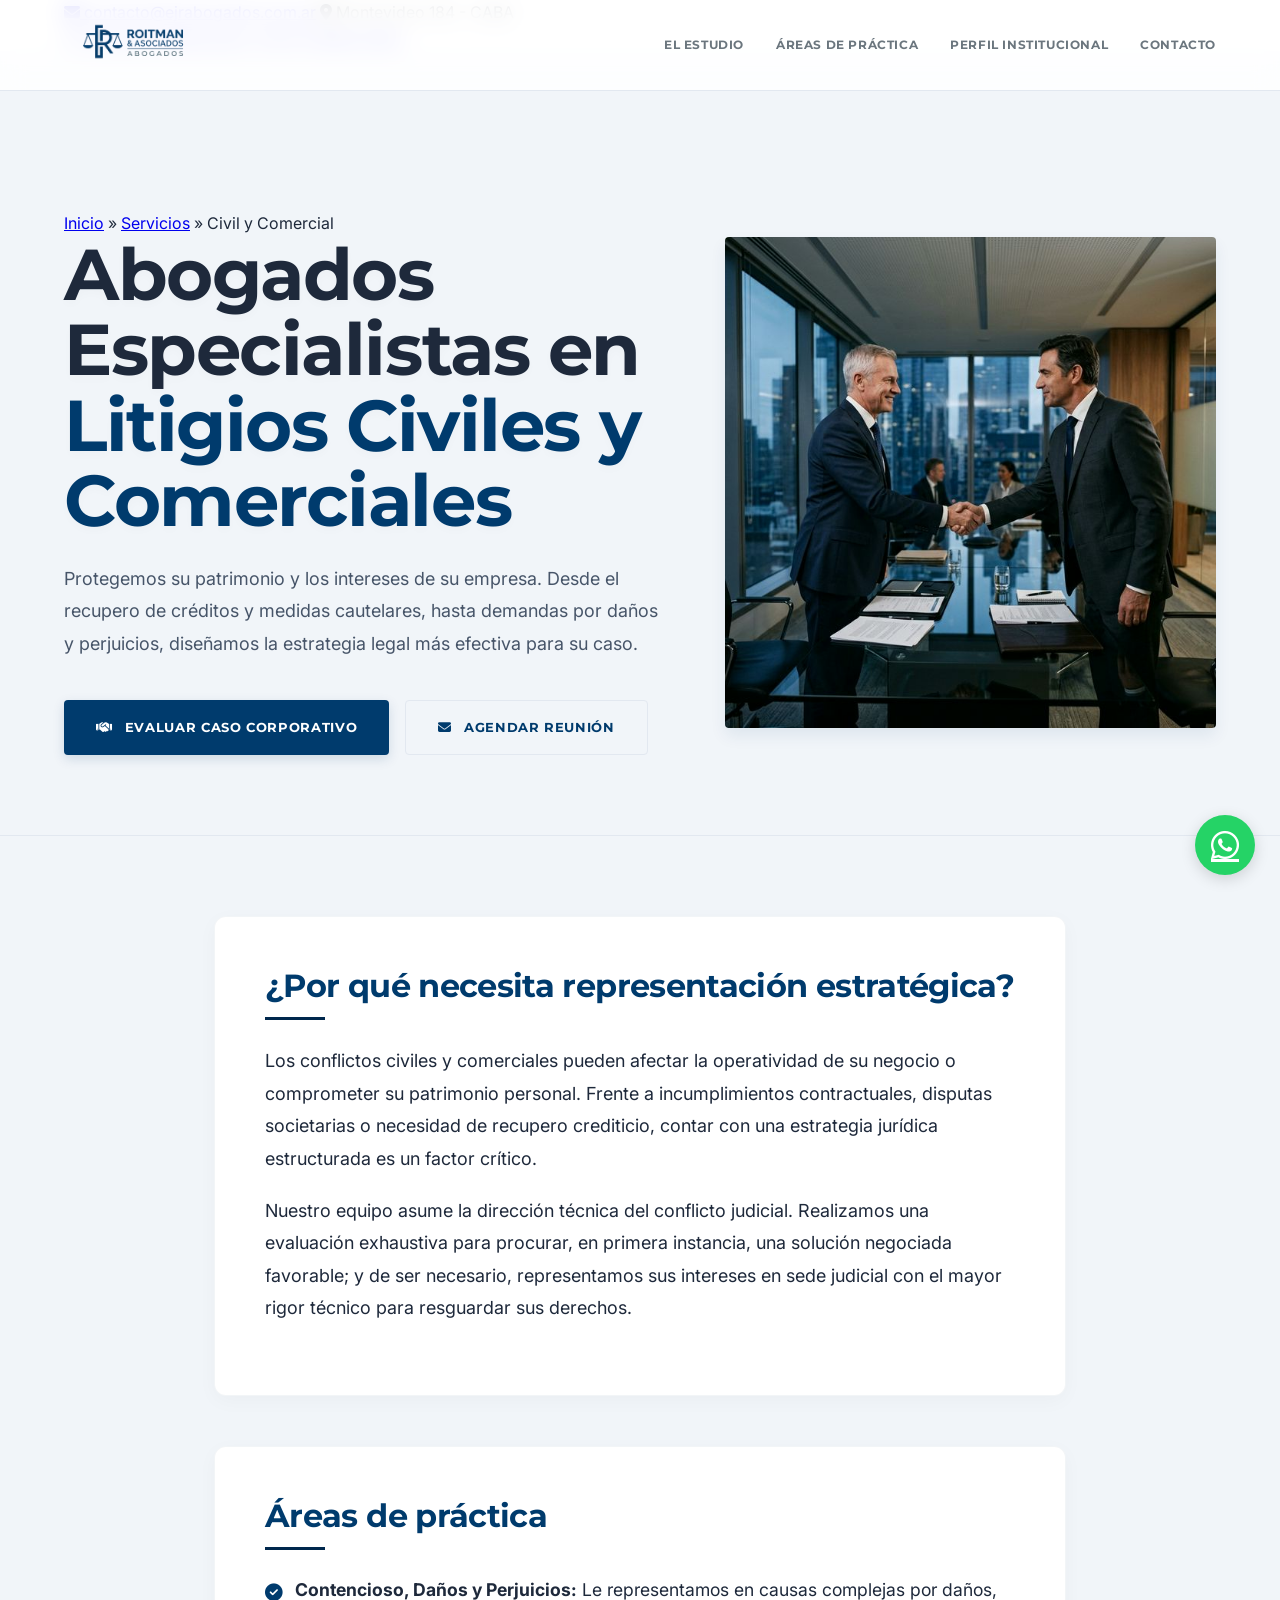
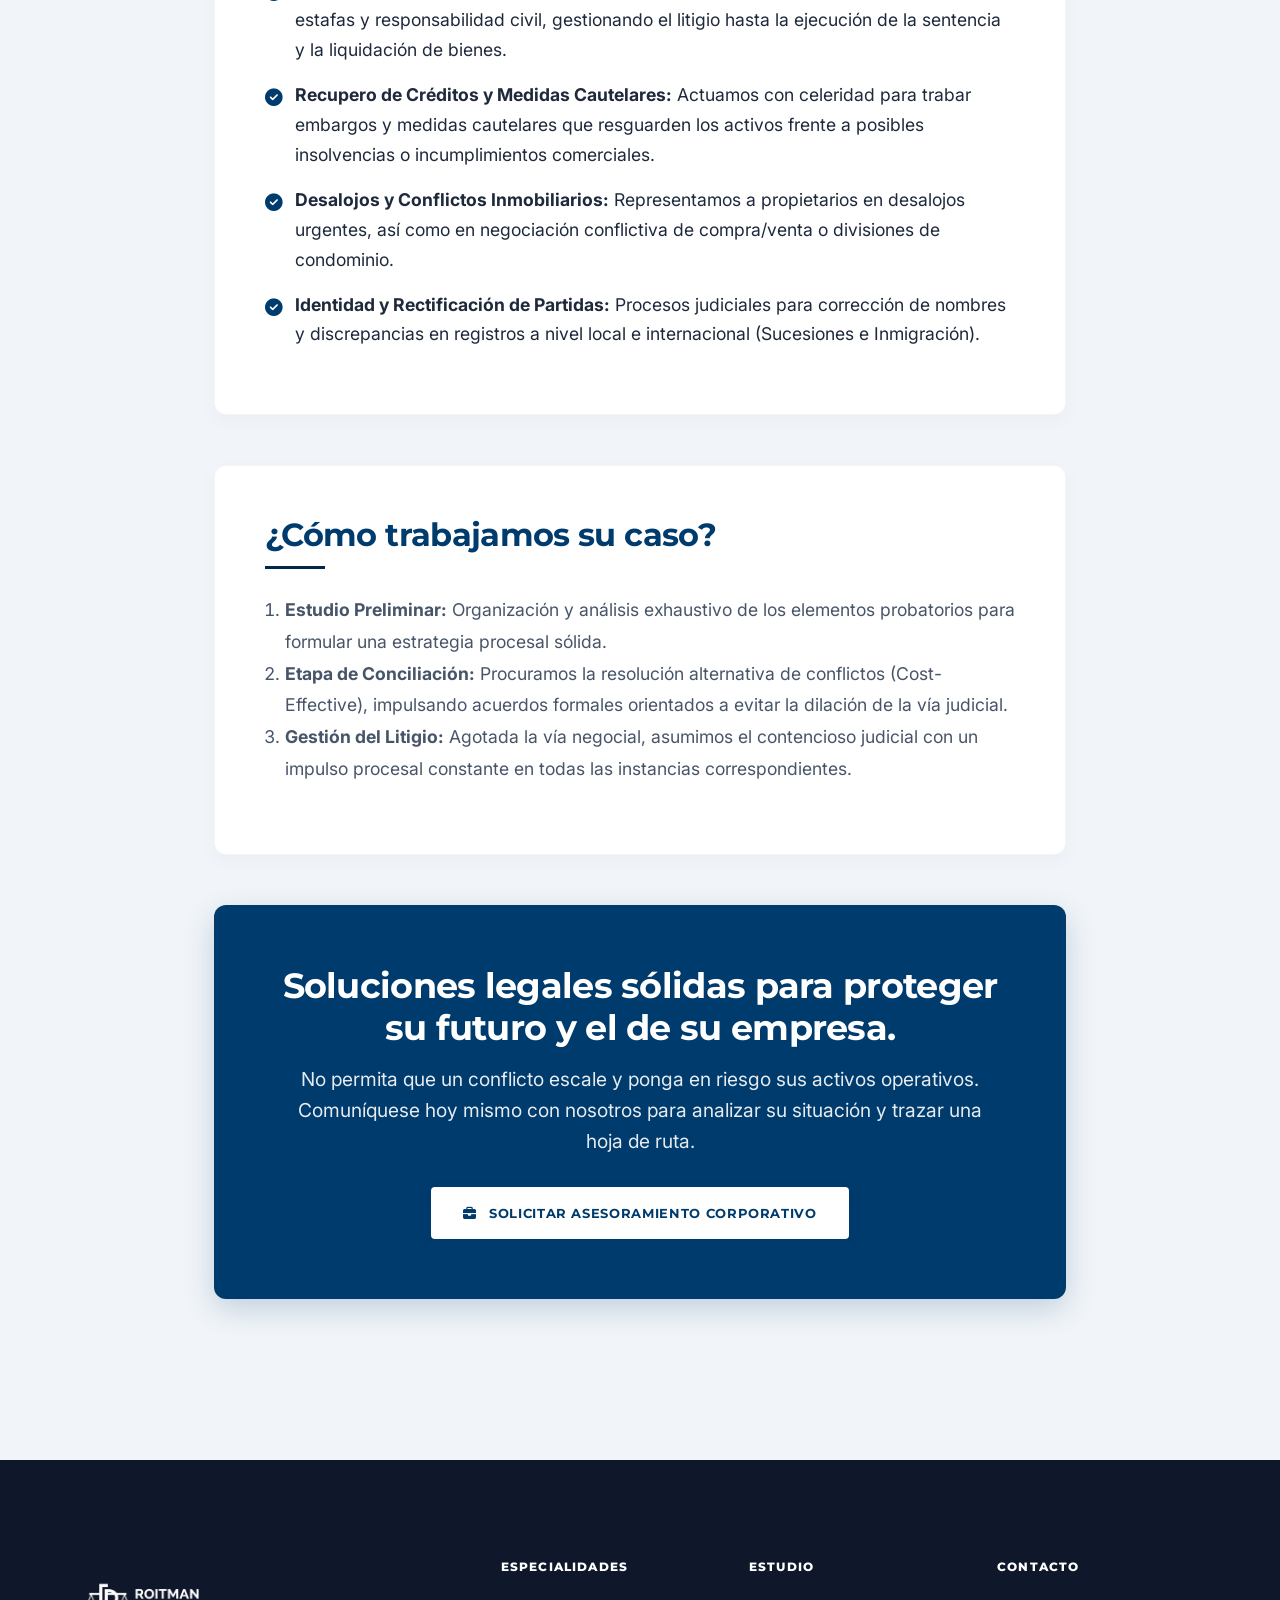
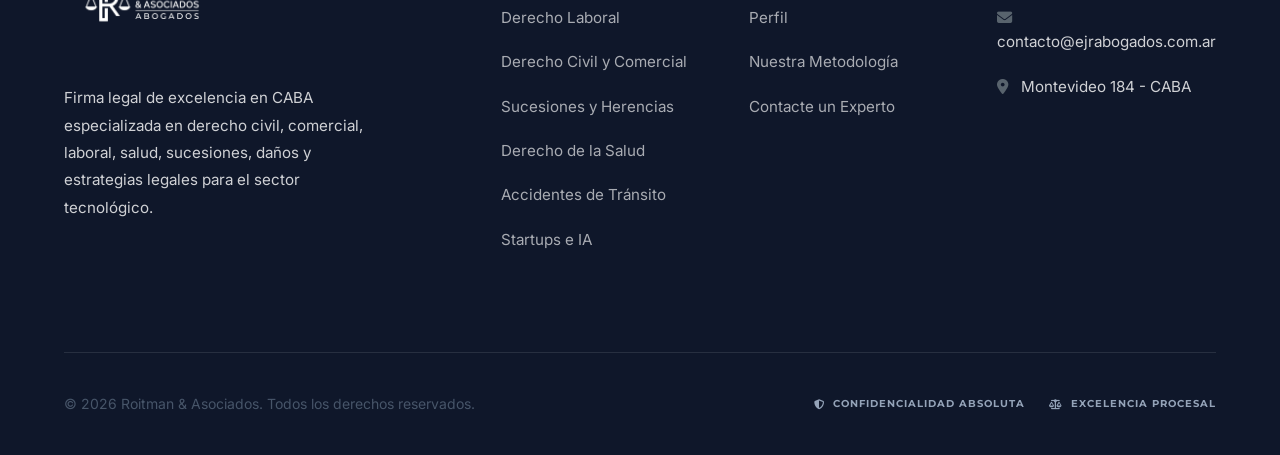
<file: servicios/derecho-civil-comercial.html>
<!DOCTYPE html>
<html lang="es">
<head>
    <link rel="icon" type="image/x-icon" href="../favicon.ico">
    <meta charset="UTF-8">
    <meta name="viewport" content="width=device-width, initial-scale=1.0">
    <title>Litigios Civiles y Comerciales en Argentina | Roitman & Asociados</title>
    <meta name="description" content="Especialistas en litigios civiles, daños y perjuicios, cobro de deudas corporativas e incumplimientos en CABA. Resultados garantizados para su negocio.">
    
    <meta property="og:title" content="Litigios Civiles y Comerciales | Roitman & Asociados">
    <meta property="og:description" content="Protegemos su patrimonio e intereses corporativos. Resolución de Conflictos y Recupero de Créditos.">
    <meta property="og:image" content="../logo.png">
    <meta property="og:type" content="website">

    <link rel="stylesheet" href="../styles.css?v=2">
    <link rel="preconnect" href="https://fonts.googleapis.com">
    <link rel="preconnect" href="https://fonts.gstatic.com" crossorigin>
    <link href="https://fonts.googleapis.com/css2?family=Inter:wght@400;500;600&family=Montserrat:wght@500;600;700;800&display=swap" rel="stylesheet">
    <link rel="stylesheet" href="https://cdnjs.cloudflare.com/ajax/libs/font-awesome/6.4.0/css/all.min.css">
</head>
<body>
    <header class="header">
        <div class="top-bar">
            <div class="container top-bar-content">
                <div class="contact-strip">
                    <a href="mailto:contacto@ejrabogados.com.ar"><i class="fas fa-envelope"></i> contacto@ejrabogados.com.ar</a>
                    <span><i class="fas fa-map-marker-alt"></i> Montevideo 184 - CABA</span>
                </div>
                <div class="social-strip">
                    <a href="https://wa.me/5491168080953?text=Hola,%20necesito%20hacer%20una%20consulta%20legal%20con%20el%20estudio%20Roitman%20%26%20Asociados%20-%20Abogados" target="_blank"><i class="fab fa-whatsapp"></i> Contacto Institucional: +54 9 11 6808-0953</a>
                </div>
            </div>
        </div>
        <nav class="navbar">
            <div class="nav-container container">
                <div class="nav-brand">
                    <a href="../index.html">
                        <img src="../logo.png" alt="Logotipo Roitman & Asociados Abogados" class="logo-image">
                    </a>
                </div>
                
                <div class="nav-menu" id="nav-menu">
                    <a href="../index.html#inicio" class="nav-link">El Estudio</a>
                    <a href="../index.html#servicios" class="nav-link">Áreas de Práctica</a>
                    <a href="../index.html#perfil" class="nav-link">Perfil Institucional</a>
                    <a href="../index.html#contacto" class="nav-link btn-navbar">Contacto</a>
                </div>

                <div class="hamburger" id="hamburger">
                    <span class="bar"></span>
                    <span class="bar"></span>
                    <span class="bar"></span>
                </div>
            </div>
        </nav>
    </header>

    <main>
        <section class="hero-inner fade-in">
            <div class="container">
                <div class="hero-inner-text">
                    <div class="breadcrumbs">
                        <a href="../index.html">Inicio</a> &raquo; <a href="../index.html#servicios">Servicios</a> &raquo; <span>Civil y Comercial</span>
                    </div>
                    
                    <h1 class="hero-title">Abogados Especialistas en <br><span class="gradient-text">Litigios Civiles y Comerciales</span></h1>
                    <p class="hero-description" style="margin-bottom: 40px;">
                        Protegemos su patrimonio y los intereses de su empresa. Desde el recupero de créditos y medidas cautelares, hasta demandas por daños y perjuicios, diseñamos la estrategia legal más efectiva para su caso.
                    </p>
                    
                    <div class="hero-buttons">
                        <a href="../index.html#contacto" class="btn btn-primary"><i class="fas fa-handshake"></i> Evaluar caso corporativo</a>
                        <a href="mailto:contacto@ejrabogados.com.ar" class="btn btn-outline"><i class="fas fa-envelope"></i> Agendar reunión</a>
                    </div>
                </div>
                <div class="hero-inner-image fade-in">
                    <img src="../images/civil_hero.png" alt="Reunión de abogados en sala de juntas elegante">
                </div>
            </div>
        </section>



        <section class="service-details fade-in">
            <div class="container">
                <div class="service-content-block fade-in">
                    <h2>¿Por qué necesita representación estratégica?</h2>
                    <p>Los conflictos civiles y comerciales pueden afectar la operatividad de su negocio o comprometer su patrimonio personal. Frente a incumplimientos contractuales, disputas societarias o necesidad de recupero crediticio, contar con una estrategia jurídica estructurada es un factor crítico.</p>
                    <p>Nuestro equipo asume la dirección técnica del conflicto judicial. Realizamos una evaluación exhaustiva para procurar, en primera instancia, una solución negociada favorable; y de ser necesario, representamos sus intereses en sede judicial con el mayor rigor técnico para resguardar sus derechos.</p>
                </div>

                <div class="service-content-block fade-in">
                    <h2>Áreas de práctica</h2>
                    <ul>
                        <li><strong>Contencioso, Daños y Perjuicios:</strong> Le representamos en causas complejas por daños, estafas y responsabilidad civil, gestionando el litigio hasta la ejecución de la sentencia y la liquidación de bienes.</li>
                        <li><strong>Recupero de Créditos y Medidas Cautelares:</strong> Actuamos con celeridad para trabar embargos y medidas cautelares que resguarden los activos frente a posibles insolvencias o incumplimientos comerciales.</li>
                        <li><strong>Desalojos y Conflictos Inmobiliarios:</strong> Representamos a propietarios en desalojos urgentes, así como en negociación conflictiva de compra/venta o divisiones de condominio.</li>
                        <li><strong>Identidad y Rectificación de Partidas:</strong> Procesos judiciales para corrección de nombres y discrepancias en registros a nivel local e internacional (Sucesiones e Inmigración).</li>
                    </ul>
                </div>

                <div class="service-content-block fade-in">
                    <h2>¿Cómo trabajamos su caso?</h2>
                    <ol style="font-size: 1.1rem; color: var(--text-muted); line-height: 1.8; margin-bottom: 20px; padding-left: 20px;">
                        <li><strong>Estudio Preliminar:</strong> Organización y análisis exhaustivo de los elementos probatorios para formular una estrategia procesal sólida.</li>
                        <li><strong>Etapa de Conciliación:</strong> Procuramos la resolución alternativa de conflictos (Cost-Effective), impulsando acuerdos formales orientados a evitar la dilación de la vía judicial.</li>
                        <li><strong>Gestión del Litigio:</strong> Agotada la vía negocial, asumimos el contencioso judicial con un impulso procesal constante en todas las instancias correspondientes.</li>
                    </ol>
                </div>



                <!-- CTA FINAL -->
                <div class="cta-final fade-in">
                    <div class="container">
                        <h2>Soluciones legales sólidas para proteger su futuro y el de su empresa.</h2>
                        <p>No permita que un conflicto escale y ponga en riesgo sus activos operativos. Comuníquese hoy mismo con nosotros para analizar su situación y trazar una hoja de ruta.</p>
                            <a href="../index.html#contacto" class="btn btn-primary" style="background: white; color: var(--color-primary);"><i class="fas fa-briefcase"></i> Solicitar asesoramiento corporativo</a>
                    </div>
                </div>
            </div>
        </section>
    </main>

    <!-- FOOTER SEMÁNTICO -->
    <footer class="footer">
        <div class="container">
            <div class="footer-content">
                <div class="footer-brand">
                    <div class="footer-logo">
                        <img src="../logo.png" alt="Logotipo Oficial Roitman & Asociados" class="footer-logo-image">
                    </div>
                    <p>Firma legal de excelencia en CABA especializada en derecho civil, comercial, laboral, salud, sucesiones, daños y estrategias legales para el sector tecnológico.</p>
                </div>
                
                <div class="footer-links">
                    <h3>Especialidades</h3>
                    <ul>
                        <li><a href="derecho-laboral.html">Derecho Laboral</a></li>
                        <li><a href="derecho-civil-comercial.html">Derecho Civil y Comercial</a></li>
                        <li><a href="sucesiones.html">Sucesiones y Herencias</a></li>
                        <li><a href="derecho-de-salud.html">Derecho de la Salud</a></li>
                        <li><a href="accidentes-de-transito.html">Accidentes de Tránsito</a></li>
                        <li><a href="startups-nuevas-tecnologias.html">Startups e IA</a></li>
                    </ul>
                </div>
                
                <div class="footer-links">
                    <h3>Estudio</h3>
                    <ul>
                        <li><a href="../index.html#perfil">Perfil</a></li>
                        <li><a href="../index.html#perfil">Nuestra Metodología</a></li>
                        <li><a href="../index.html#contacto">Contacte un Experto</a></li>
                    </ul>
                </div>

                <div class="footer-links">
                    <h3>Contacto</h3>
                    <ul>
                        <li><i class="fas fa-envelope"></i> contacto@ejrabogados.com.ar</li>

                        <li><i class="fas fa-map-marker-alt"></i> Montevideo 184 - CABA</li>
                    </ul>
                </div>
            </div>
            
            <div class="footer-bottom">
                <p>&copy; 2026 Roitman & Asociados. Todos los derechos reservados.</p>
                <div class="footer-badges">
                    <span class="footer-badge"><i class="fas fa-shield-alt"></i> Confidencialidad Absoluta</span>
                    <span class="footer-badge"><i class="fas fa-balance-scale"></i> Excelencia Procesal</span>
                </div>
            </div>
        </div>
    </footer>
    <!-- Botón Flotante WhatsApp -->
    <a href="https://wa.me/5491168080953?text=Hola,%20necesito%20hacer%20una%20consulta%20legal%20con%20el%20estudio%20Roitman%20%26%20Asociados%20-%20Abogados" class="whatsapp-float" target="_blank" rel="noopener noreferrer" aria-label="Contactar por WhatsApp">
        <i class="fab fa-whatsapp"></i>
    </a>

    <script src="../script.js"></script>
</body>
</html>
</file>
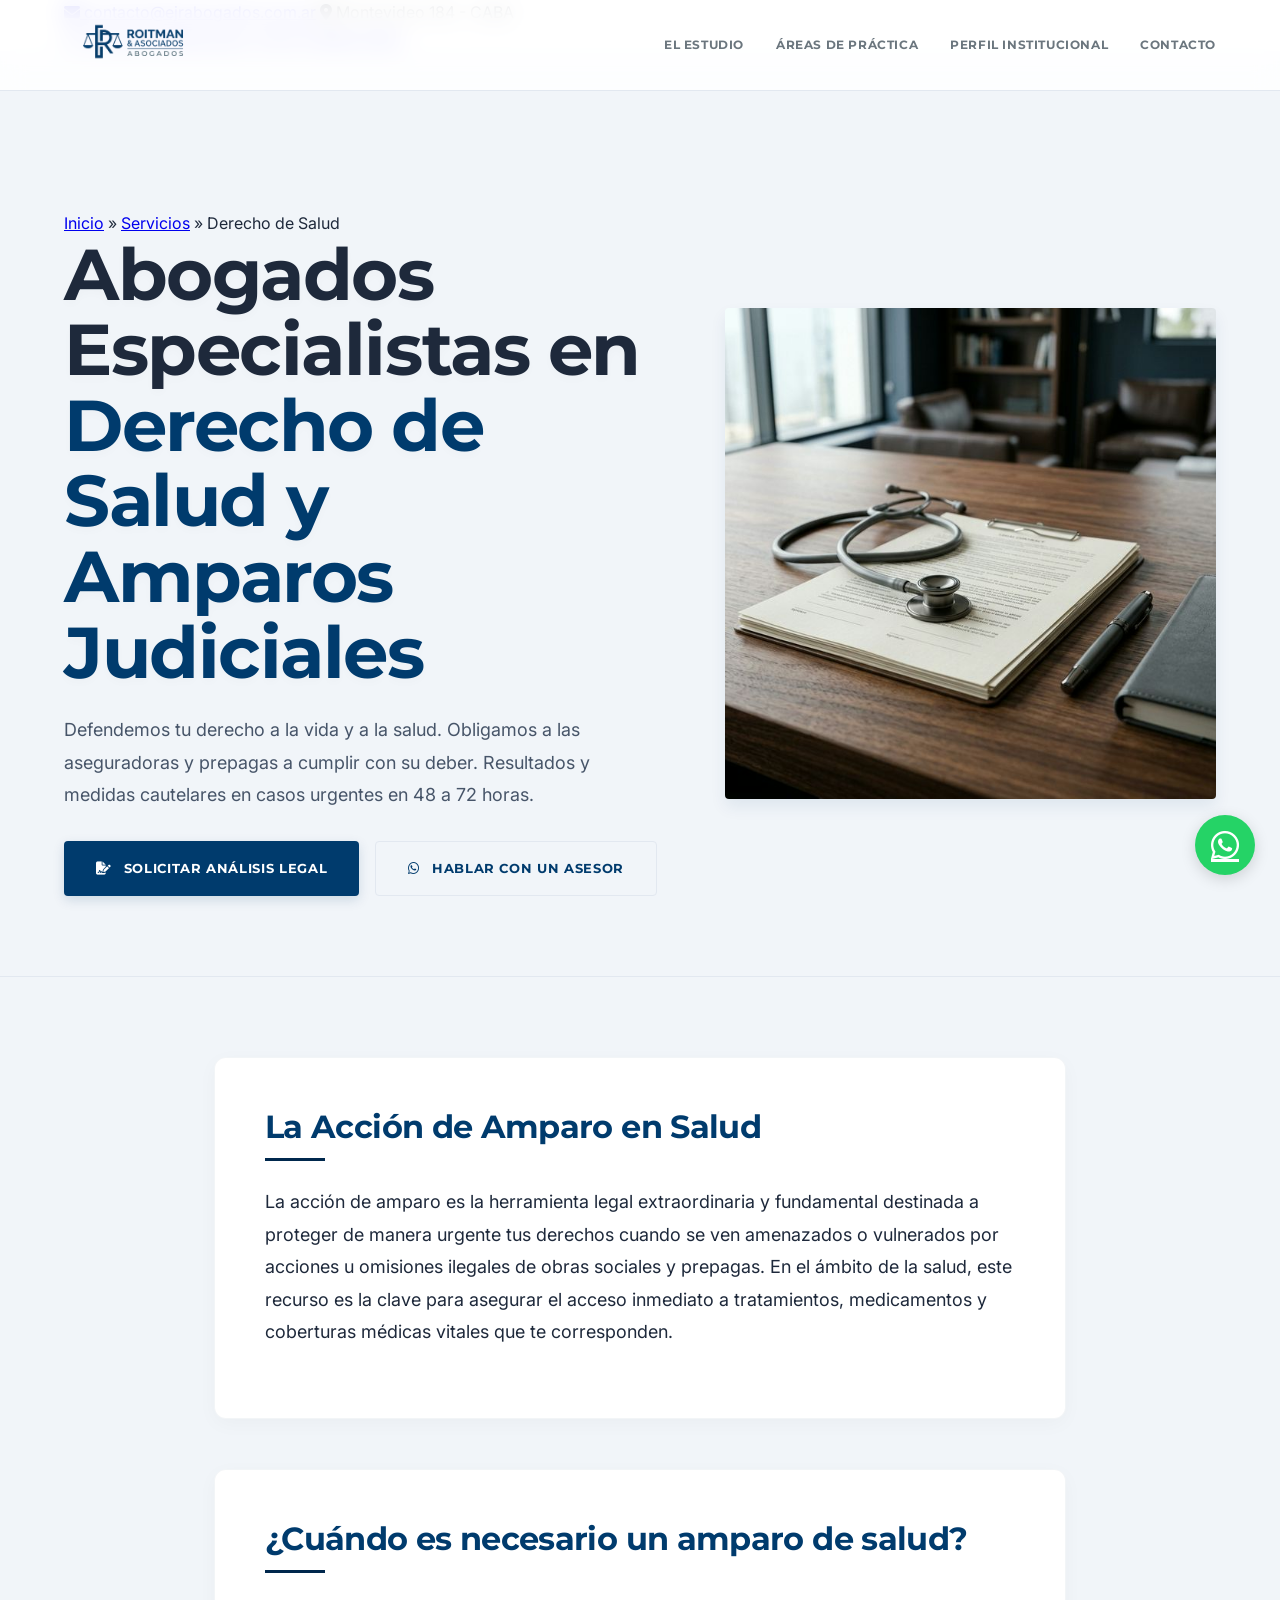
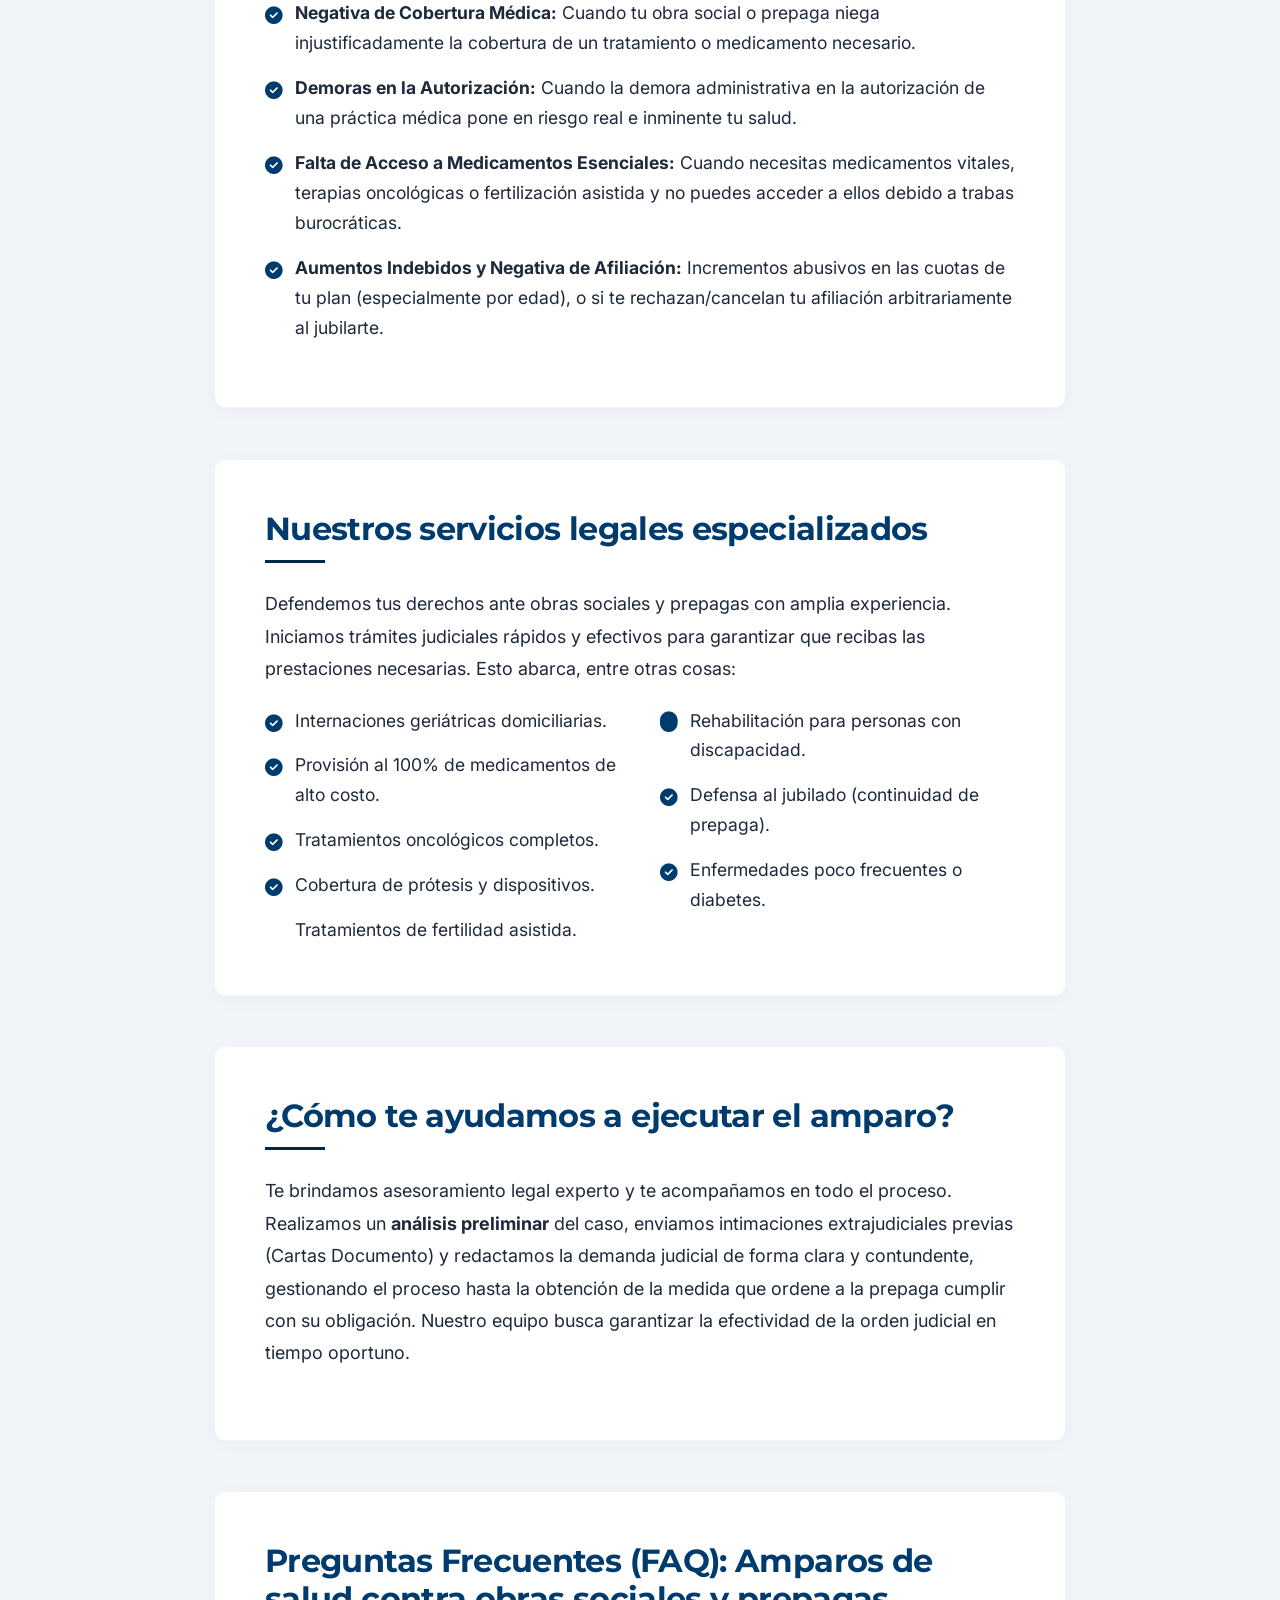
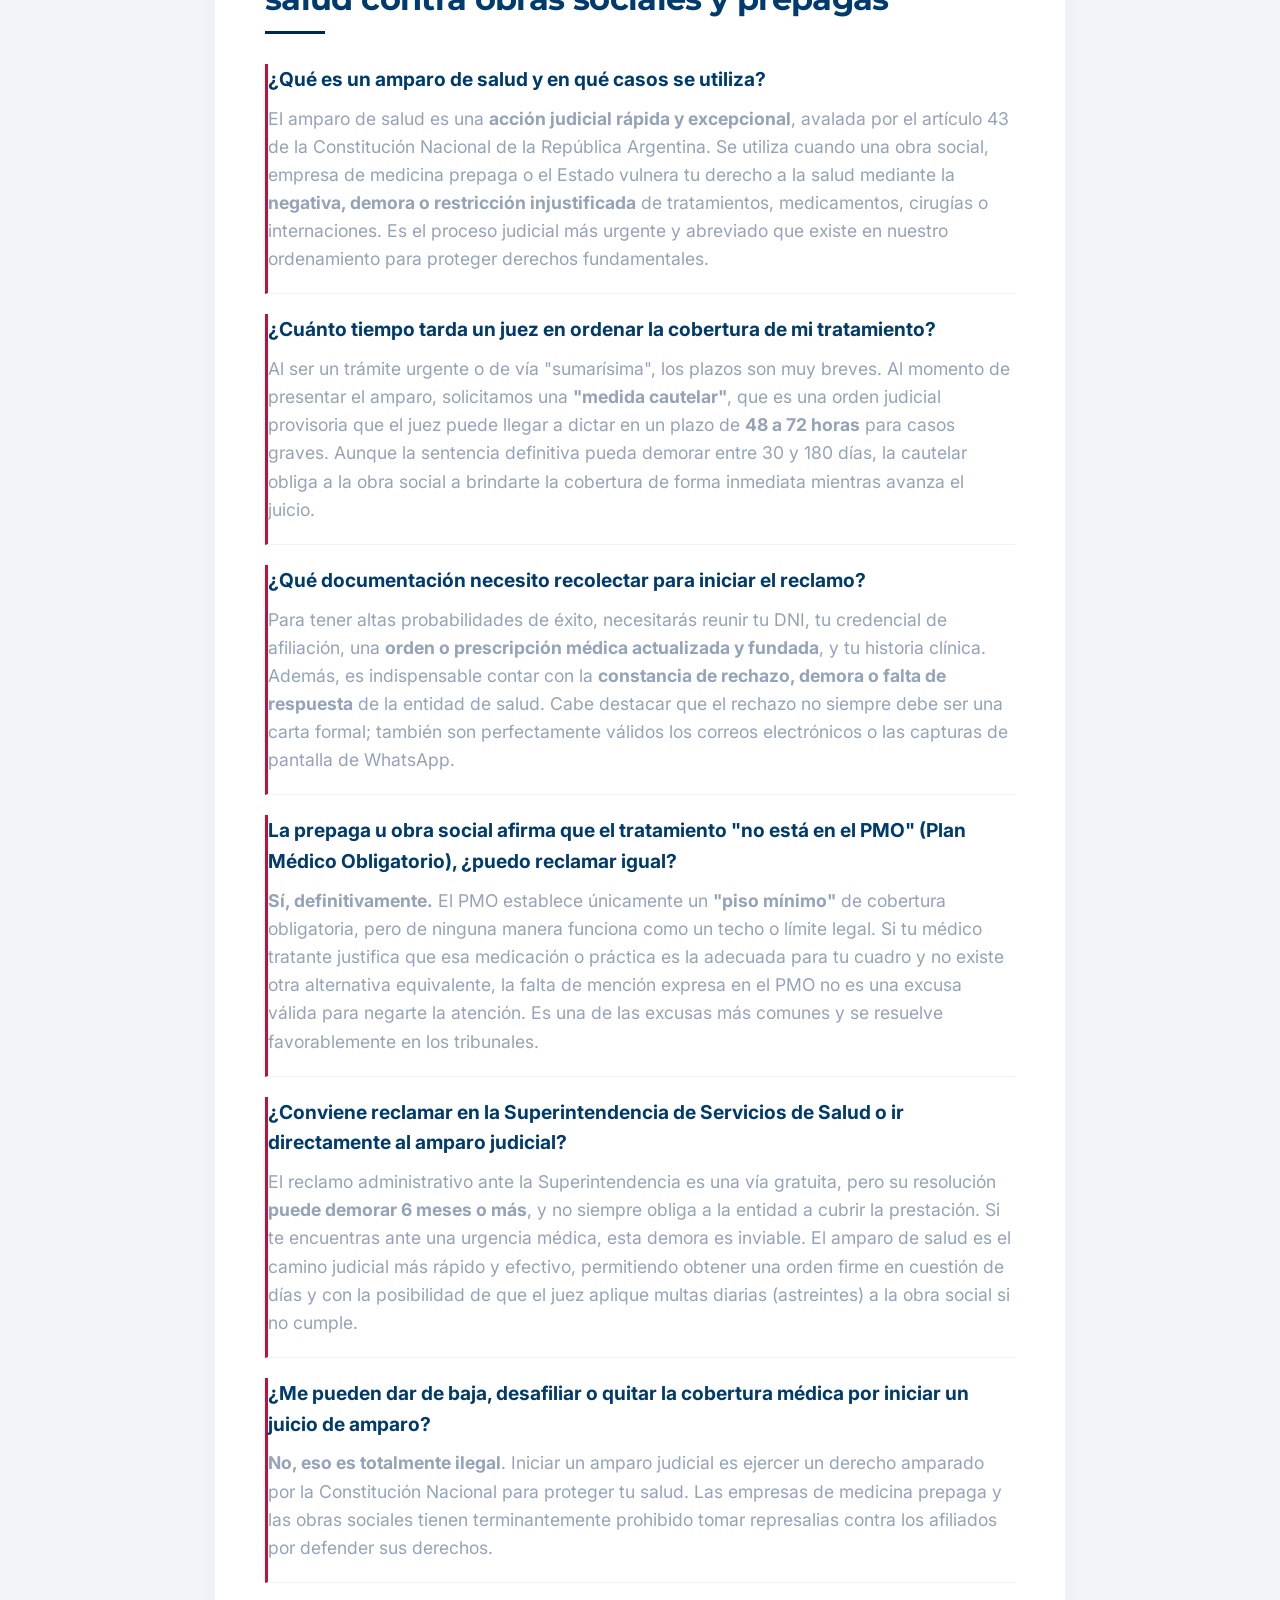
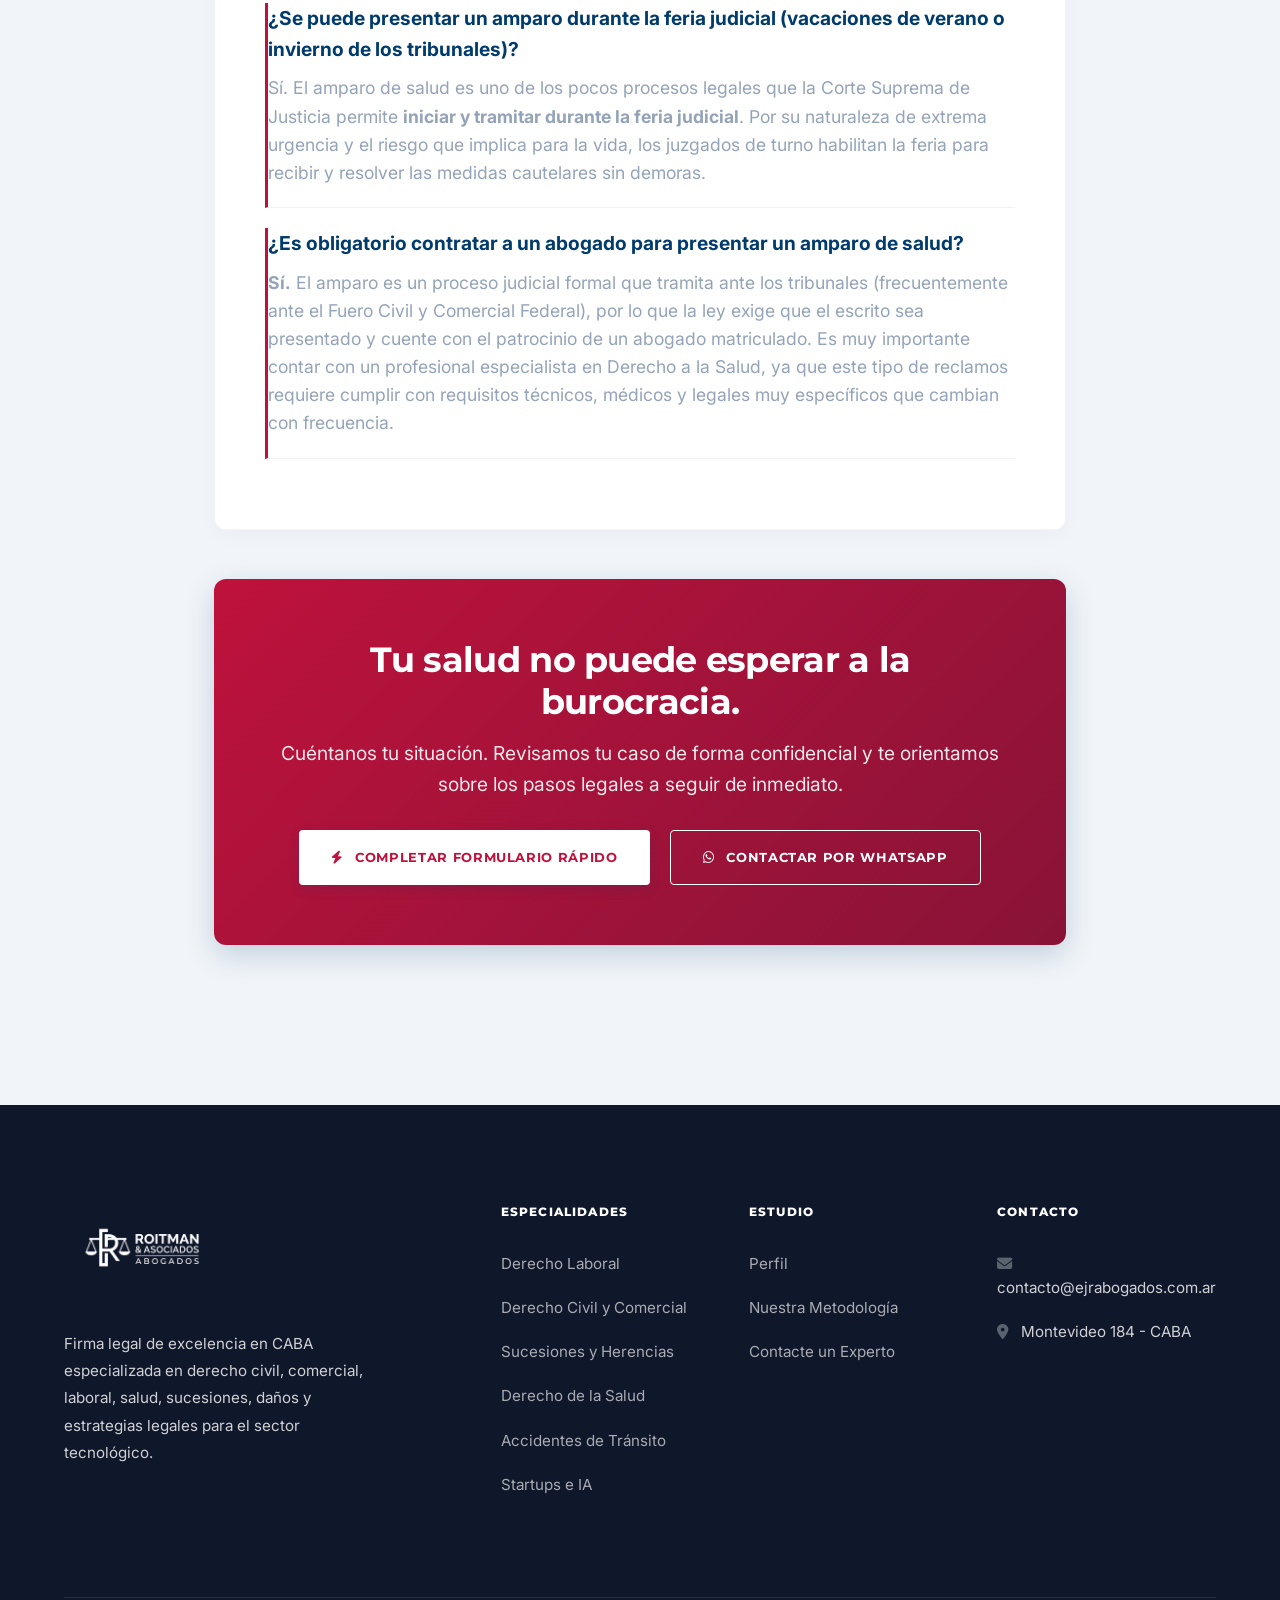
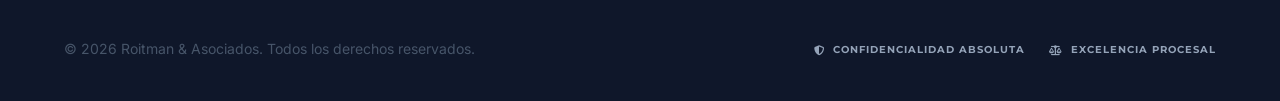
<file: servicios/derecho-de-salud.html>
<!DOCTYPE html>
<html lang="es">
<head>
    <link rel="icon" type="image/x-icon" href="../favicon.ico">
    <meta charset="UTF-8">
    <meta name="viewport" content="width=device-width, initial-scale=1.0">
    <title>Amparos y Derecho a la Salud en CABA | Roitman & Asociados</title>
    <meta name="description" content="Especialistas en Derecho a la Salud y Amparos Constitucionales en CABA. Interposición ágil de medidas cautelares ante Obras Sociales y Prepagas.">
    
    <!-- Open Graph -->
    <meta property="og:title" content="Amparos y Derecho de Salud | Roitman & Asociados">
    <meta property="og:description" content="Tutela efectiva del derecho a la salud. Ejecución legal de prestaciones médicas adeudadas y representación frente a entidades de medicina privada.">
    <meta property="og:image" content="../logo.png">
    <meta property="og:type" content="website">

    <!-- CSS y Fuentes -->
    <link rel="stylesheet" href="../styles.css?v=2">
    <link rel="preconnect" href="https://fonts.googleapis.com">
    <link rel="preconnect" href="https://fonts.gstatic.com" crossorigin>
    <link href="https://fonts.googleapis.com/css2?family=Inter:wght@400;500;600&family=Montserrat:wght@500;600;700;800&display=swap" rel="stylesheet">
    <link rel="stylesheet" href="https://cdnjs.cloudflare.com/ajax/libs/font-awesome/6.4.0/css/all.min.css">
</head>
<body>
    <!-- HEADER & NAVBAR -->
    <header class="header">
        <div class="top-bar">
            <div class="container top-bar-content">
                <div class="contact-strip">
                    <a href="mailto:contacto@ejrabogados.com.ar"><i class="fas fa-envelope"></i> contacto@ejrabogados.com.ar</a>
                    <span><i class="fas fa-map-marker-alt"></i> Montevideo 184 - CABA</span>
                </div>
                <div class="social-strip">
                    <a href="https://wa.me/5491168080953?text=Hola,%20necesito%20hacer%20una%20consulta%20legal%20con%20el%20estudio%20Roitman%20%26%20Asociados%20-%20Abogados" target="_blank"><i class="fab fa-whatsapp"></i> Contacto Institucional: +54 9 11 6808-0953</a>
                </div>
            </div>
        </div>
        <nav class="navbar">
            <div class="nav-container container">
                <div class="nav-brand">
                    <a href="../index.html">
                        <img src="../logo.png" alt="Logotipo Roitman & Asociados Abogados" class="logo-image">
                    </a>
                </div>
                
                <div class="nav-menu" id="nav-menu">
                    <a href="../index.html#inicio" class="nav-link">El Estudio</a>
                    <a href="../index.html#servicios" class="nav-link">Áreas de Práctica</a>
                    <a href="../index.html#perfil" class="nav-link">Perfil Institucional</a>
                    <a href="../index.html#contacto" class="nav-link btn-navbar">Contacto</a>
                </div>

                <div class="hamburger" id="hamburger">
                    <span class="bar"></span>
                    <span class="bar"></span>
                    <span class="bar"></span>
                </div>
            </div>
        </nav>
    </header>

    <main>
        <!-- HERO INNER -->
        <section class="hero-inner fade-in">
            <div class="container">
                <div class="hero-inner-text">
                    <div class="breadcrumbs">
                        <a href="../index.html">Inicio</a> &raquo; <a href="../index.html#servicios">Servicios</a> &raquo; <span>Derecho de Salud</span>
                    </div>
                    <h1 class="hero-title">Abogados Especialistas en <br><span class="gradient-text">Derecho de Salud y Amparos Judiciales</span></h1>
                    <p class="hero-description" style="margin-bottom: 30px;">
                        Defendemos tu derecho a la vida y a la salud. Obligamos a las aseguradoras y prepagas a cumplir con su deber. Resultados y medidas cautelares en casos urgentes en 48 a 72 horas.
                    </p>
                    <div class="hero-buttons">
                        <a href="../index.html#contacto" class="btn btn-primary"><i class="fas fa-file-signature"></i> Solicitar análisis legal</a>
                        <a href="https://wa.me/5491168080953?text=Hola,%20necesito%20hacer%20una%20consulta%20legal%20con%20el%20estudio%20Roitman%20%26%20Asociados%20-%20Abogados" target="_blank" class="btn btn-outline"><i class="fab fa-whatsapp"></i> Hablar con un asesor</a>
                    </div>
                </div>
                <div class="hero-inner-image fade-in">
                    <img src="../images/salud_hero.png" alt="Abogados especialistas en derecho de salud y amparos">
                </div>
            </div>
        </section>

        <!-- SERVICIO DETALLE -->
        <section class="service-details fade-in">
            <div class="container">
                <div class="service-content-block fade-in">
                    <h2>La Acción de Amparo en Salud</h2>
                    <p>La acción de amparo es la herramienta legal extraordinaria y fundamental destinada a proteger de manera urgente tus derechos cuando se ven amenazados o vulnerados por acciones u omisiones ilegales de obras sociales y prepagas. En el ámbito de la salud, este recurso es la clave para asegurar el acceso inmediato a tratamientos, medicamentos y coberturas médicas vitales que te corresponden.</p>
                </div>

                <div class="service-content-block fade-in">
                    <h2>¿Cuándo es necesario un amparo de salud?</h2>
                    <ul>
                        <li><strong>Negativa de Cobertura Médica:</strong> Cuando tu obra social o prepaga niega injustificadamente la cobertura de un tratamiento o medicamento necesario.</li>
                        <li><strong>Demoras en la Autorización:</strong> Cuando la demora administrativa en la autorización de una práctica médica pone en riesgo real e inminente tu salud.</li>
                        <li><strong>Falta de Acceso a Medicamentos Esenciales:</strong> Cuando necesitas medicamentos vitales, terapias oncológicas o fertilización asistida y no puedes acceder a ellos debido a trabas burocráticas.</li>
                        <li><strong>Aumentos Indebidos y Negativa de Afiliación:</strong> Incrementos abusivos en las cuotas de tu plan (especialmente por edad), o si te rechazan/cancelan tu afiliación arbitrariamente al jubilarte.</li>
                    </ul>
                </div>

                <div class="service-content-block fade-in">
                    <h2>Nuestros servicios legales especializados</h2>
                    <p>Defendemos tus derechos ante obras sociales y prepagas con amplia experiencia. Iniciamos trámites judiciales rápidos y efectivos para garantizar que recibas las prestaciones necesarias. Esto abarca, entre otras cosas:</p>
                    <ul style="column-count: 2; column-gap: 40px; list-style-position: inside;">
                        <li>Internaciones geriátricas domiciliarias.</li>
                        <li>Provisión al 100% de medicamentos de alto costo.</li>
                        <li>Tratamientos oncológicos completos.</li>
                        <li>Cobertura de prótesis y dispositivos.</li>
                        <li>Tratamientos de fertilidad asistida.</li>
                        <li>Rehabilitación para personas con discapacidad.</li>
                        <li>Defensa al jubilado (continuidad de prepaga).</li>
                        <li>Enfermedades poco frecuentes o diabetes.</li>
                    </ul>
                </div>
                
                <div class="service-content-block fade-in">
                    <h2>¿Cómo te ayudamos a ejecutar el amparo?</h2>
                    <p>Te brindamos asesoramiento legal experto y te acompañamos en todo el proceso. Realizamos un <strong>análisis preliminar</strong> del caso, enviamos intimaciones extrajudiciales previas (Cartas Documento) y redactamos la demanda judicial de forma clara y contundente, gestionando el proceso hasta la obtención de la medida que ordene a la prepaga cumplir con su obligación. Nuestro equipo busca garantizar la efectividad de la orden judicial en tiempo oportuno.</p>
                </div>

                <div class="service-content-block fade-in">
                    <h2>Preguntas Frecuentes (FAQ): Amparos de salud contra obras sociales y prepagas</h2>
                    <div class="faq-container">
                        <div class="faq-item" style="border-left: 3px solid #be123c;">
                            <div class="faq-question">¿Qué es un amparo de salud y en qué casos se utiliza?</div>
                            <div class="faq-answer">El amparo de salud es una <b>acción judicial rápida y excepcional</b>, avalada por el artículo 43 de la Constitución Nacional de la República Argentina. Se utiliza cuando una obra social, empresa de medicina prepaga o el Estado vulnera tu derecho a la salud mediante la <b>negativa, demora o restricción injustificada</b> de tratamientos, medicamentos, cirugías o internaciones. Es el proceso judicial más urgente y abreviado que existe en nuestro ordenamiento para proteger derechos fundamentales.</div>
                        </div>
                        <div class="faq-item" style="border-left: 3px solid #be123c;">
                            <div class="faq-question">¿Cuánto tiempo tarda un juez en ordenar la cobertura de mi tratamiento?</div>
                            <div class="faq-answer">Al ser un trámite urgente o de vía "sumarísima", los plazos son muy breves. Al momento de presentar el amparo, solicitamos una <b>"medida cautelar"</b>, que es una orden judicial provisoria que el juez puede llegar a dictar en un plazo de <b>48 a 72 horas</b> para casos graves. Aunque la sentencia definitiva pueda demorar entre 30 y 180 días, la cautelar obliga a la obra social a brindarte la cobertura de forma inmediata mientras avanza el juicio.</div>
                        </div>
                        <div class="faq-item" style="border-left: 3px solid #be123c;">
                            <div class="faq-question">¿Qué documentación necesito recolectar para iniciar el reclamo?</div>
                            <div class="faq-answer">Para tener altas probabilidades de éxito, necesitarás reunir tu DNI, tu credencial de afiliación, una <b>orden o prescripción médica actualizada y fundada</b>, y tu historia clínica. Además, es indispensable contar con la <b>constancia de rechazo, demora o falta de respuesta</b> de la entidad de salud. Cabe destacar que el rechazo no siempre debe ser una carta formal; también son perfectamente válidos los correos electrónicos o las capturas de pantalla de WhatsApp.</div>
                        </div>
                        <div class="faq-item" style="border-left: 3px solid #be123c;">
                            <div class="faq-question">La prepaga u obra social afirma que el tratamiento "no está en el PMO" (Plan Médico Obligatorio), ¿puedo reclamar igual?</div>
                            <div class="faq-answer"><b>Sí, definitivamente.</b> El PMO establece únicamente un <b>"piso mínimo"</b> de cobertura obligatoria, pero de ninguna manera funciona como un techo o límite legal. Si tu médico tratante justifica que esa medicación o práctica es la adecuada para tu cuadro y no existe otra alternativa equivalente, la falta de mención expresa en el PMO no es una excusa válida para negarte la atención. Es una de las excusas más comunes y se resuelve favorablemente en los tribunales.</div>
                        </div>
                        <div class="faq-item" style="border-left: 3px solid #be123c;">
                            <div class="faq-question">¿Conviene reclamar en la Superintendencia de Servicios de Salud o ir directamente al amparo judicial?</div>
                            <div class="faq-answer">El reclamo administrativo ante la Superintendencia es una vía gratuita, pero su resolución <b>puede demorar 6 meses o más</b>, y no siempre obliga a la entidad a cubrir la prestación. Si te encuentras ante una urgencia médica, esta demora es inviable. El amparo de salud es el camino judicial más rápido y efectivo, permitiendo obtener una orden firme en cuestión de días y con la posibilidad de que el juez aplique multas diarias (astreintes) a la obra social si no cumple.</div>
                        </div>
                        <div class="faq-item" style="border-left: 3px solid #be123c;">
                            <div class="faq-question">¿Me pueden dar de baja, desafiliar o quitar la cobertura médica por iniciar un juicio de amparo?</div>
                            <div class="faq-answer"><b>No, eso es totalmente ilegal</b>. Iniciar un amparo judicial es ejercer un derecho amparado por la Constitución Nacional para proteger tu salud. Las empresas de medicina prepaga y las obras sociales tienen terminantemente prohibido tomar represalias contra los afiliados por defender sus derechos.</div>
                        </div>
                        <div class="faq-item" style="border-left: 3px solid #be123c;">
                            <div class="faq-question">¿Se puede presentar un amparo durante la feria judicial (vacaciones de verano o invierno de los tribunales)?</div>
                            <div class="faq-answer">Sí. El amparo de salud es uno de los pocos procesos legales que la Corte Suprema de Justicia permite <b>iniciar y tramitar durante la feria judicial</b>. Por su naturaleza de extrema urgencia y el riesgo que implica para la vida, los juzgados de turno habilitan la feria para recibir y resolver las medidas cautelares sin demoras.</div>
                        </div>
                        <div class="faq-item" style="border-left: 3px solid #be123c;">
                            <div class="faq-question">¿Es obligatorio contratar a un abogado para presentar un amparo de salud?</div>
                            <div class="faq-answer"><b>Sí.</b> El amparo es un proceso judicial formal que tramita ante los tribunales (frecuentemente ante el Fuero Civil y Comercial Federal), por lo que la ley exige que el escrito sea presentado y cuente con el patrocinio de un abogado matriculado. Es muy importante contar con un profesional especialista en Derecho a la Salud, ya que este tipo de reclamos requiere cumplir con requisitos técnicos, médicos y legales muy específicos que cambian con frecuencia.</div>
                        </div>
                    </div>
                </div>

                <!-- CTA FINAL -->
                <div class="cta-final fade-in" style="background: linear-gradient(135deg, #be123c 0%, #881337 100%);">
                    <div class="container">
                        <h2>Tu salud no puede esperar a la burocracia.</h2>
                        <p>Cuéntanos tu situación. Revisamos tu caso de forma confidencial y te orientamos sobre los pasos legales a seguir de inmediato.</p>
                        <div style="display: flex; gap: 20px; justify-content: center; flex-wrap: wrap;">
                            <a href="../index.html#contacto" class="btn btn-primary" style="background: white; color: #be123c;"><i class="fas fa-bolt"></i> Completar formulario rápido</a>
                            <a href="https://wa.me/5491168080953?text=Hola,%20necesito%20hacer%20una%20consulta%20legal%20con%20el%20estudio%20Roitman%20%26%20Asociados%20-%20Abogados" target="_blank" class="btn btn-outline" style="border-color: white; color: white;"><i class="fab fa-whatsapp"></i> Contactar por WhatsApp</a>
                        </div>
                    </div>
                </div>
            </div>
        </section>
    </main>

    <!-- FOOTER SEMÁNTICO -->
    <footer class="footer">
        <div class="container">
            <div class="footer-content">
                <div class="footer-brand">
                    <div class="footer-logo">
                        <img src="../logo.png" alt="Logotipo Oficial Roitman & Asociados" class="footer-logo-image">
                    </div>
                    <p>Firma legal de excelencia en CABA especializada en derecho civil, comercial, laboral, salud, sucesiones, daños y estrategias legales para el sector tecnológico.</p>
                </div>
                
                <div class="footer-links">
                    <h3>Especialidades</h3>
                    <ul>
                        <li><a href="derecho-laboral.html">Derecho Laboral</a></li>
                        <li><a href="derecho-civil-comercial.html">Derecho Civil y Comercial</a></li>
                        <li><a href="sucesiones.html">Sucesiones y Herencias</a></li>
                        <li><a href="derecho-de-salud.html">Derecho de la Salud</a></li>
                        <li><a href="accidentes-de-transito.html">Accidentes de Tránsito</a></li>
                        <li><a href="startups-nuevas-tecnologias.html">Startups e IA</a></li>
                    </ul>
                </div>
                
                <div class="footer-links">
                    <h3>Estudio</h3>
                    <ul>
                        <li><a href="../index.html#perfil">Perfil</a></li>
                        <li><a href="../index.html#perfil">Nuestra Metodología</a></li>
                        <li><a href="../index.html#contacto">Contacte un Experto</a></li>
                    </ul>
                </div>

                <div class="footer-links">
                    <h3>Contacto</h3>
                    <ul>
                        <li><i class="fas fa-envelope"></i> contacto@ejrabogados.com.ar</li>

                        <li><i class="fas fa-map-marker-alt"></i> Montevideo 184 - CABA</li>
                    </ul>
                </div>
            </div>
            
            <div class="footer-bottom">
                <p>&copy; 2026 Roitman & Asociados. Todos los derechos reservados.</p>
                <div class="footer-badges">
                    <span class="footer-badge"><i class="fas fa-shield-alt"></i> Confidencialidad Absoluta</span>
                    <span class="footer-badge"><i class="fas fa-balance-scale"></i> Excelencia Procesal</span>
                </div>
            </div>
        </div>
    </footer>

    <!-- Botón Flotante WhatsApp -->
    <a href="https://wa.me/5491168080953?text=Hola,%20necesito%20hacer%20una%20consulta%20legal%20con%20el%20estudio%20Roitman%20%26%20Asociados%20-%20Abogados" class="whatsapp-float" target="_blank" rel="noopener noreferrer" aria-label="Contactar por WhatsApp">
        <i class="fab fa-whatsapp"></i>
    </a>

    <script src="../script.js"></script>
</body>
</html>
</file>
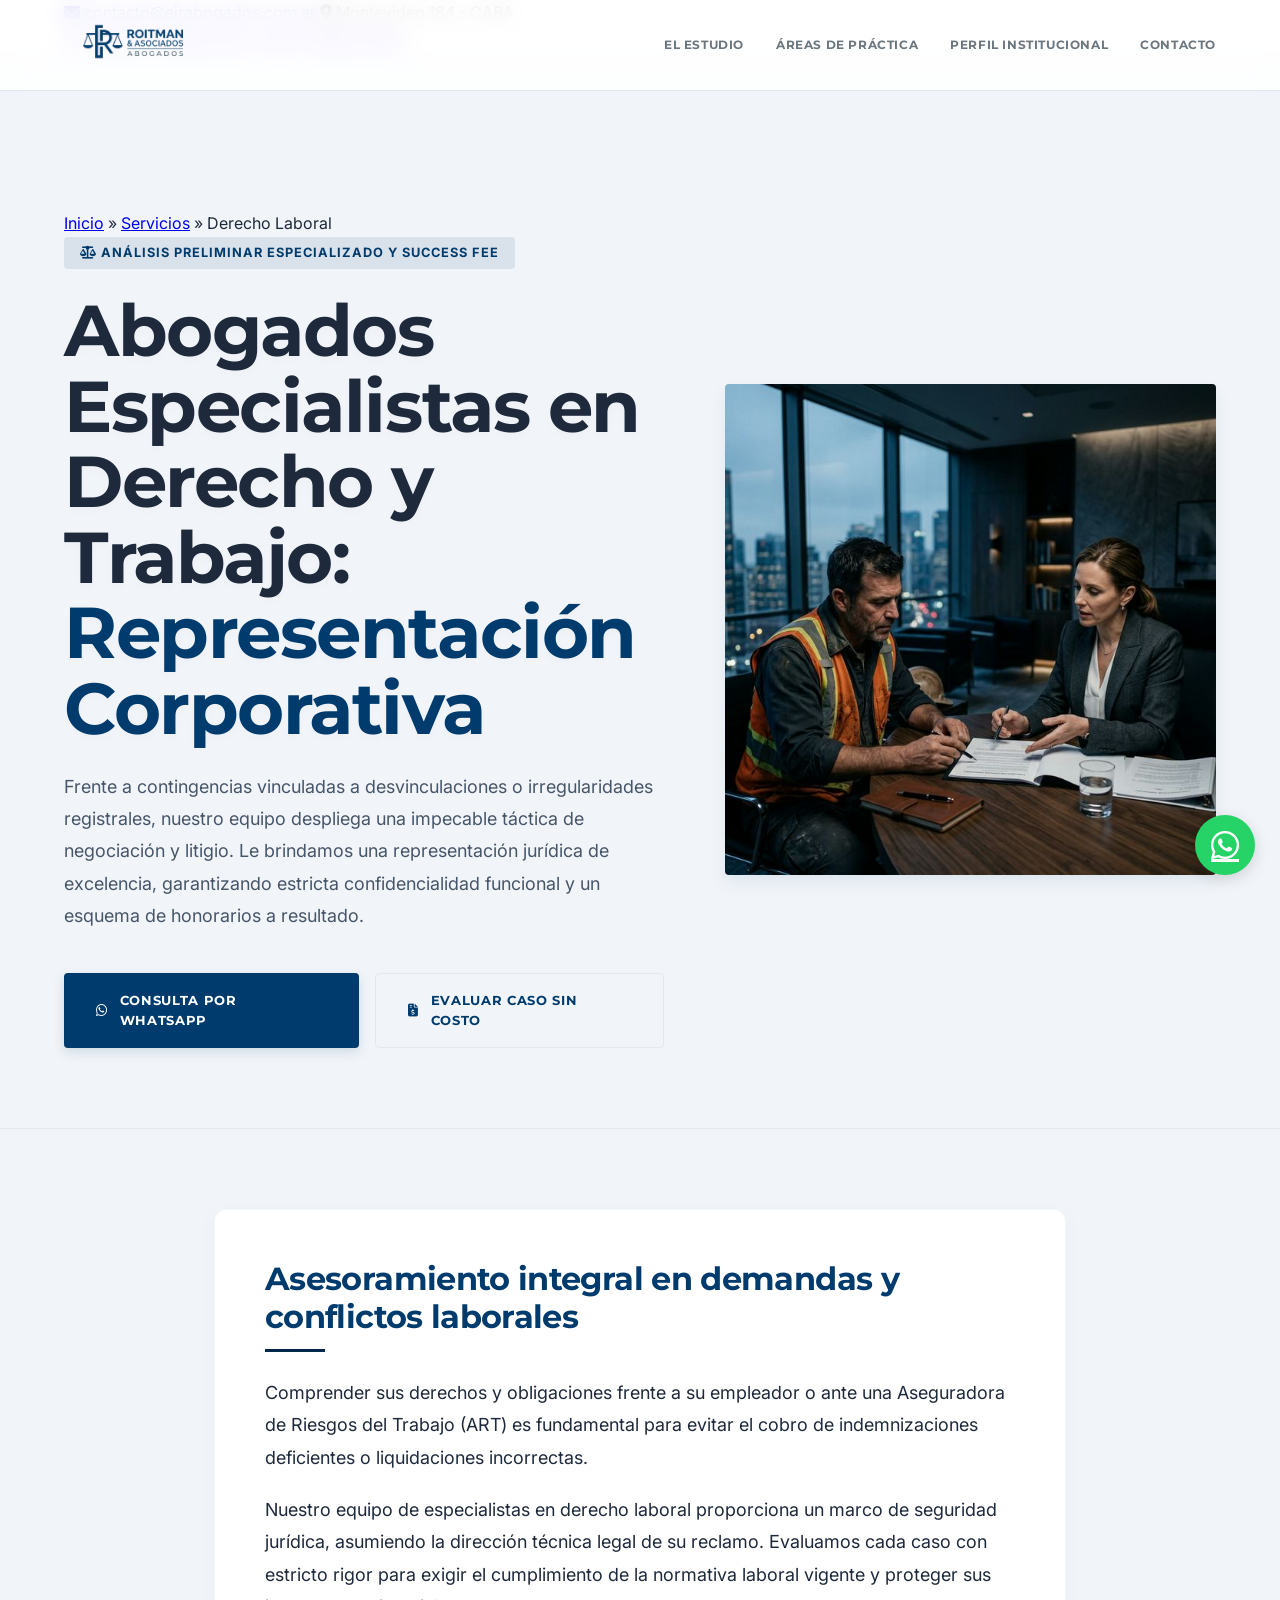
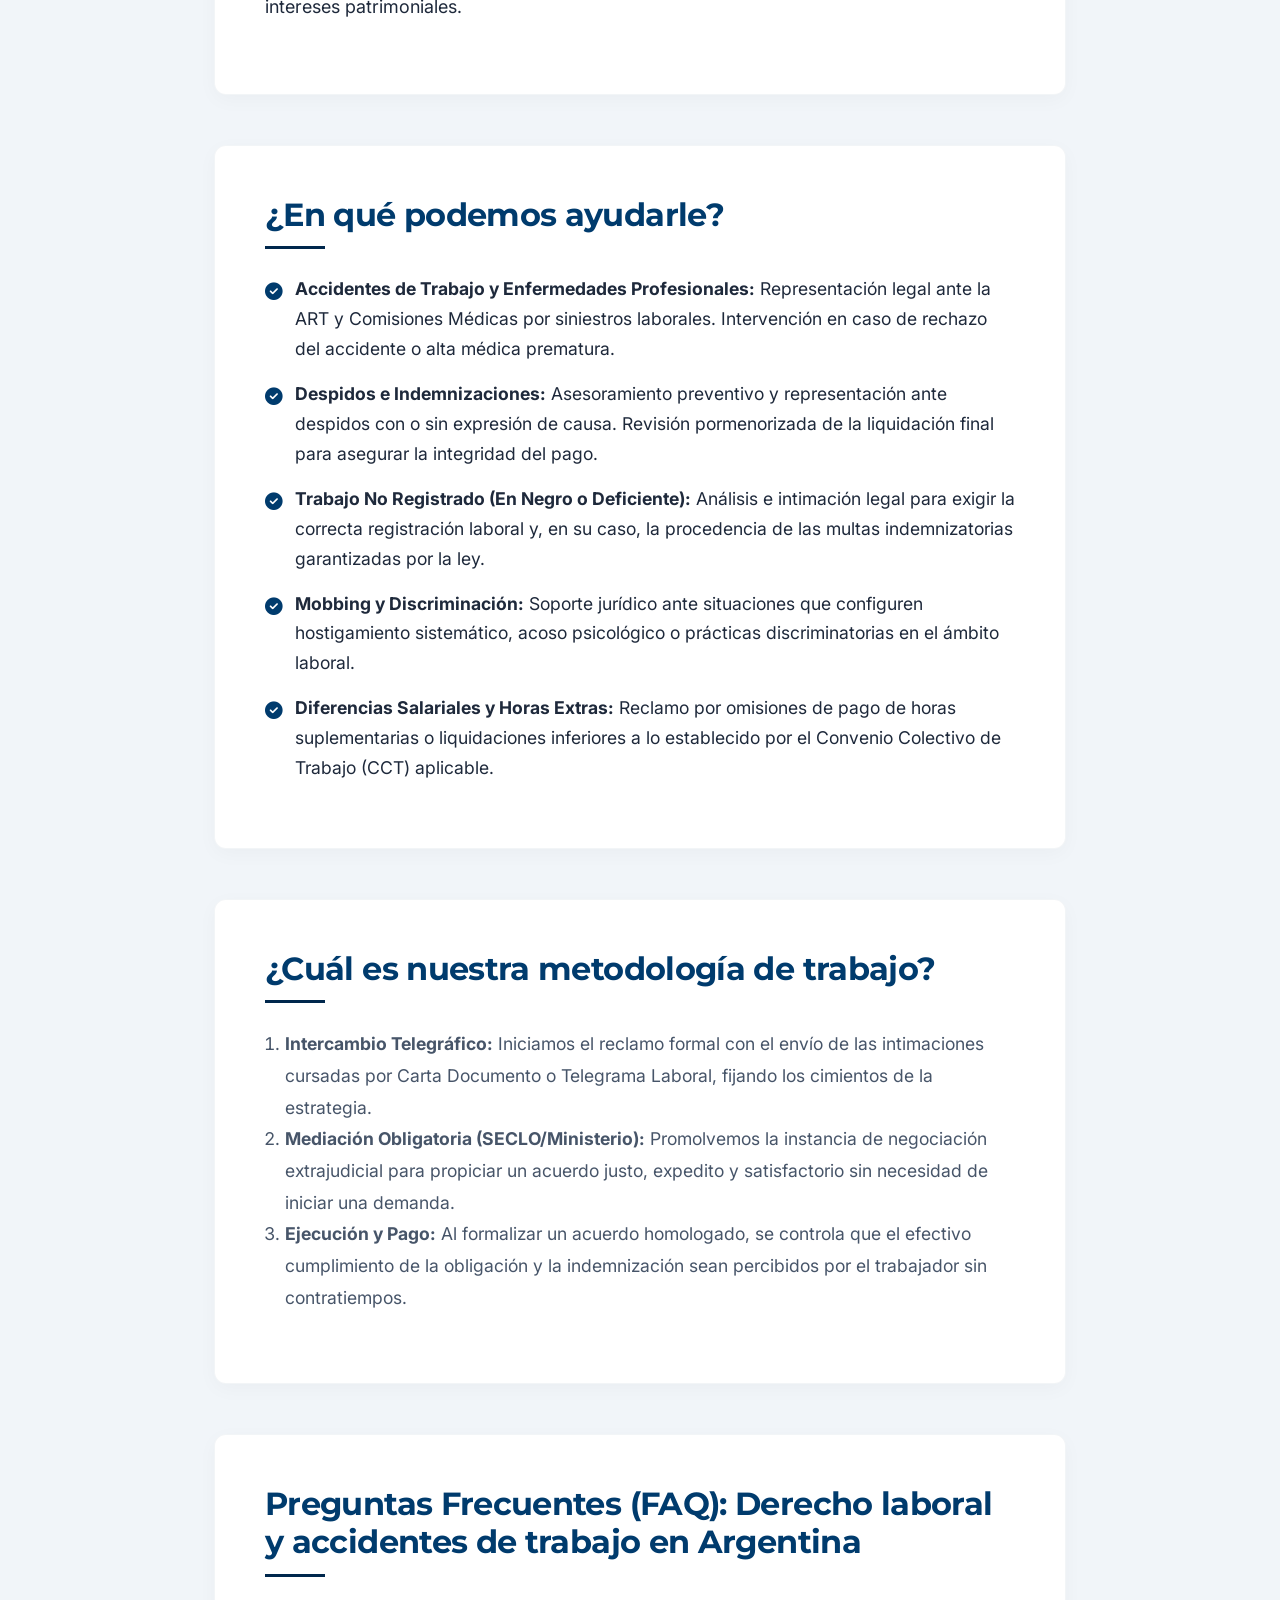
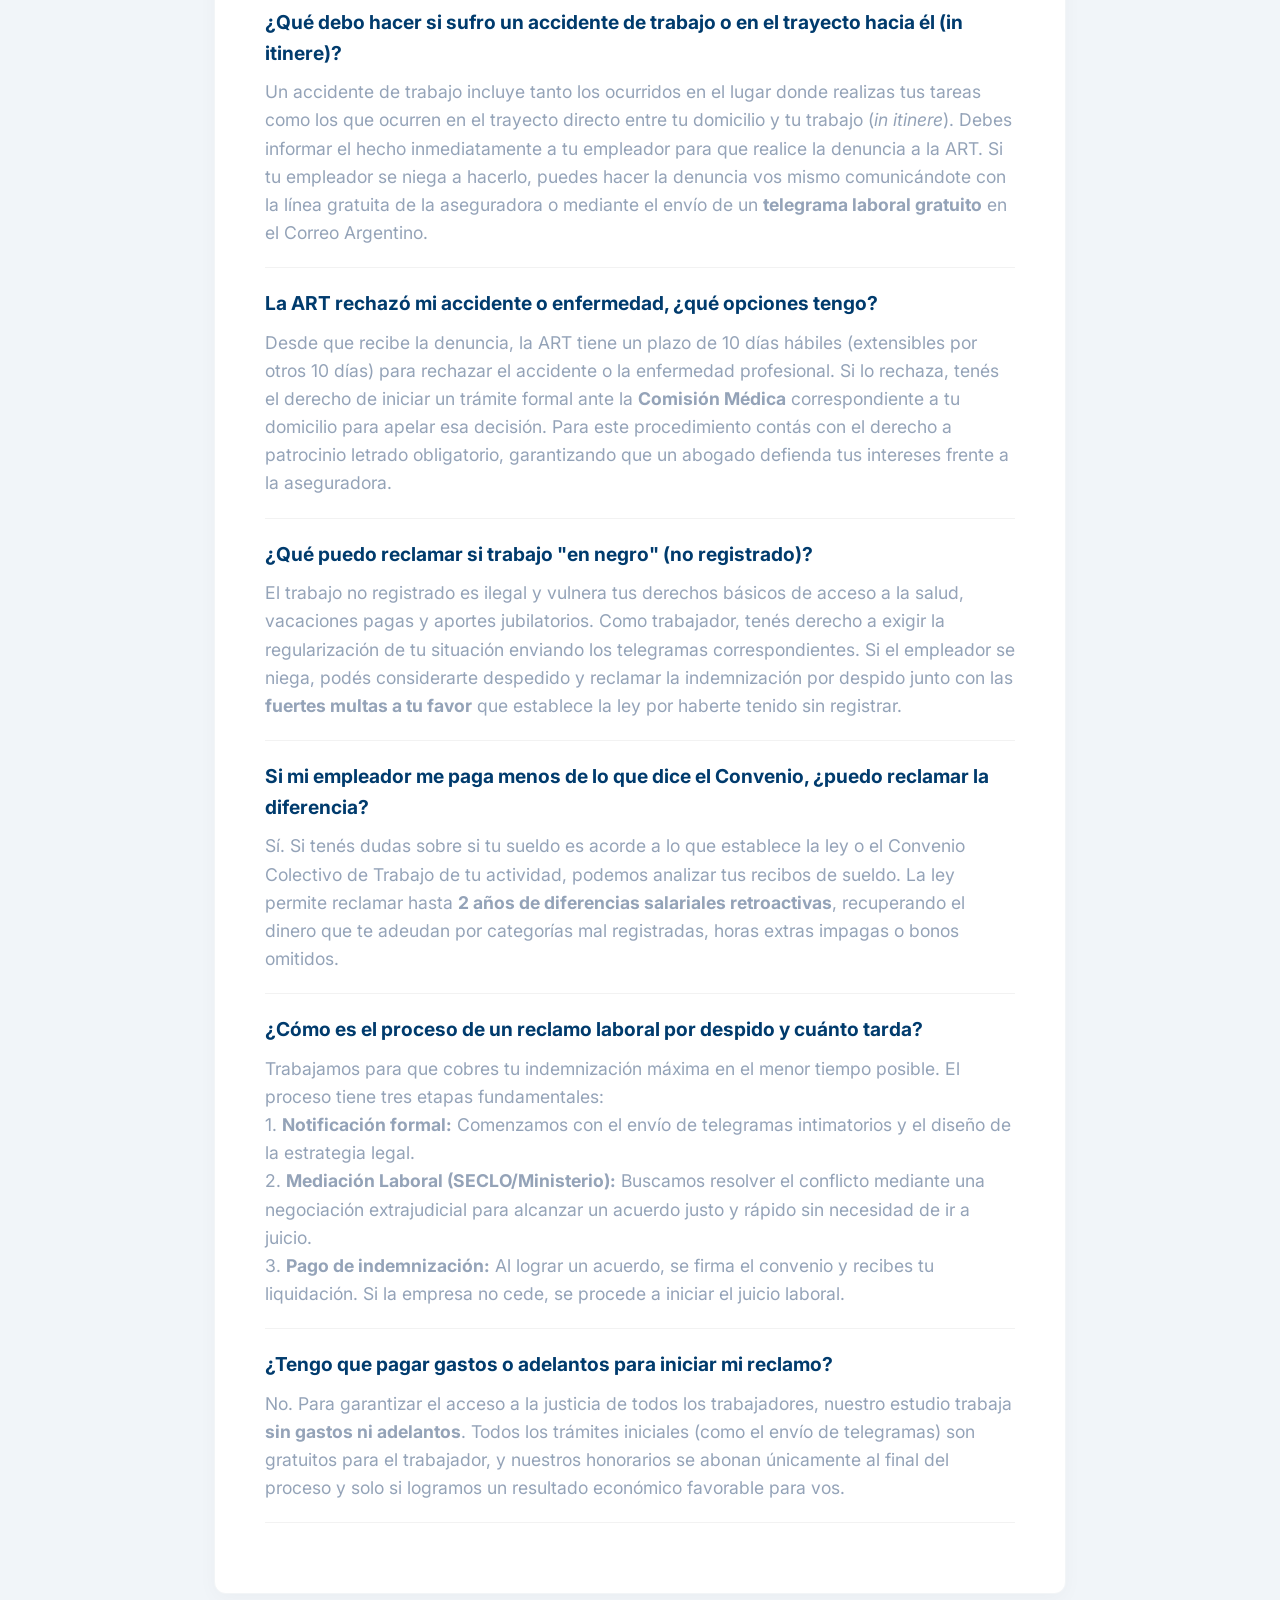
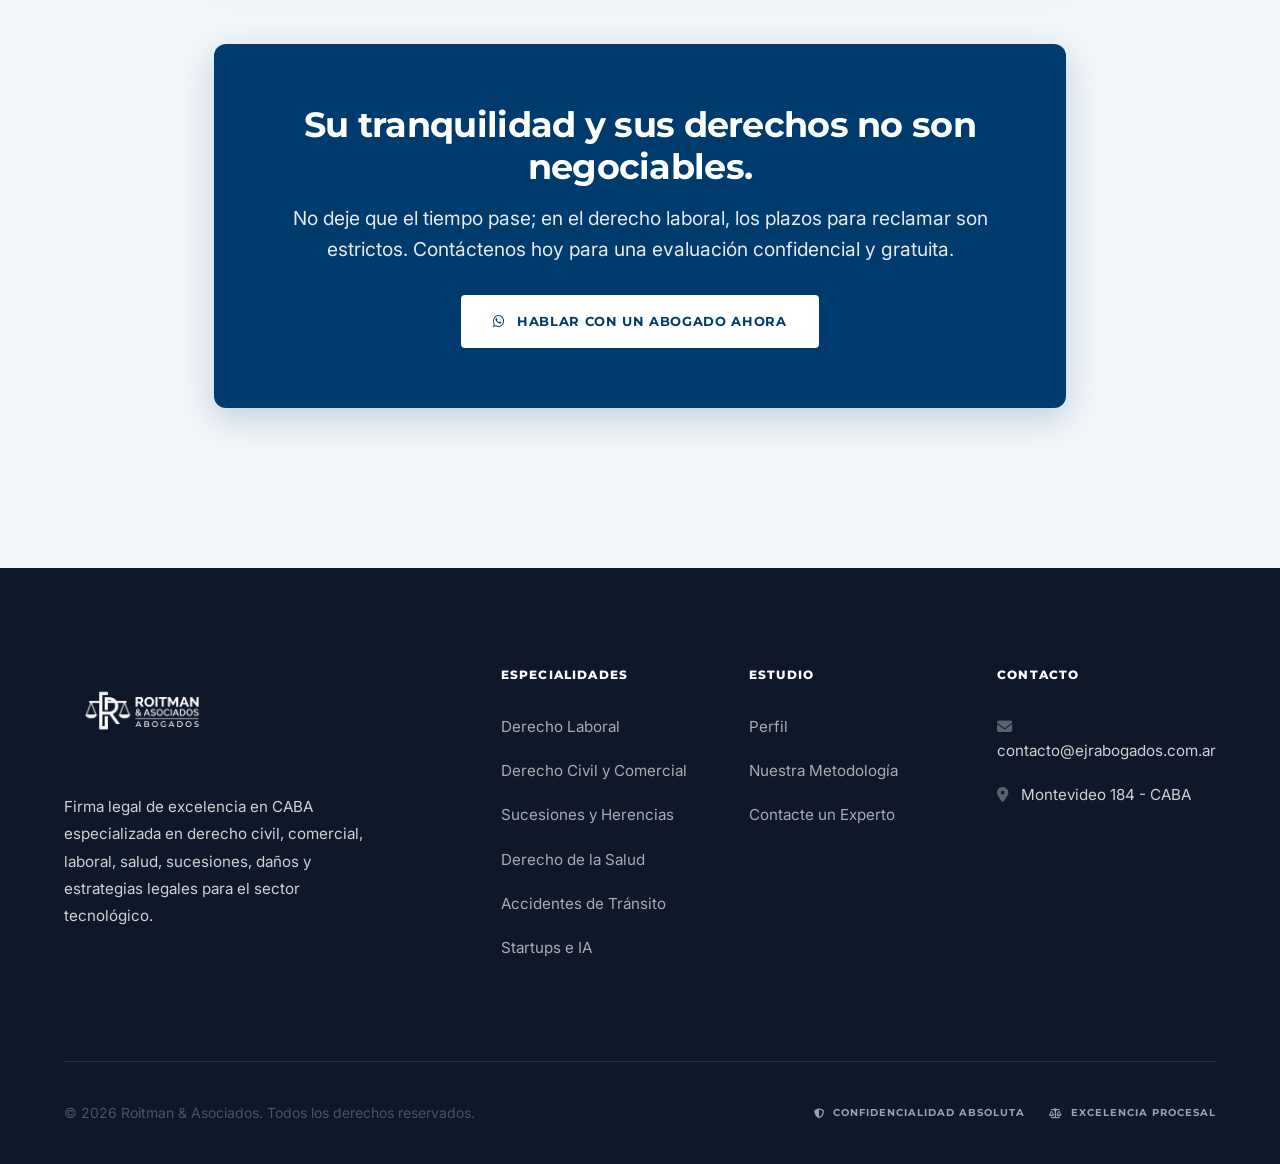
<file: servicios/derecho-laboral.html>
<!DOCTYPE html>
<html lang="es">
<head>
    <link rel="icon" type="image/x-icon" href="../favicon.ico">
    <meta charset="UTF-8">
    <meta name="viewport" content="width=device-width, initial-scale=1.0">
    <title>Derecho Laboral y Despidos en CABA y GBA | Roitman & Asociados</title>
    <meta name="description" content="Especialistas en Derecho del Trabajo en CABA. Asesoría en desvinculaciones, contingencias laborales y regularización registral. Representación legal de élite.">
    
    <meta property="og:title" content="Derecho Laboral Corporativo | Roitman & Asociados">
    <meta property="og:description" content="Asesoría legal laboral integral. Gestión de contingencias, conflictos y negociación estratégica.">
    <meta property="og:image" content="../logo.png">
    <meta property="og:type" content="website">

    <link rel="stylesheet" href="../styles.css?v=2">
    <link rel="preconnect" href="https://fonts.googleapis.com">
    <link rel="preconnect" href="https://fonts.gstatic.com" crossorigin>
    <link href="https://fonts.googleapis.com/css2?family=Inter:wght@400;500;600&family=Montserrat:wght@500;600;700;800&display=swap" rel="stylesheet">
    <link rel="stylesheet" href="https://cdnjs.cloudflare.com/ajax/libs/font-awesome/6.4.0/css/all.min.css">
</head>
<body>
    <header class="header">
        <div class="top-bar">
            <div class="container top-bar-content">
                <div class="contact-strip">
                    <a href="mailto:contacto@ejrabogados.com.ar"><i class="fas fa-envelope"></i> contacto@ejrabogados.com.ar</a>
                    <span><i class="fas fa-map-marker-alt"></i> Montevideo 184 - CABA</span>
                </div>
                <div class="social-strip">
                    <a href="https://wa.me/5491168080953?text=Hola,%20necesito%20hacer%20una%20consulta%20legal%20con%20el%20estudio%20Roitman%20%26%20Asociados%20-%20Abogados" target="_blank"><i class="fab fa-whatsapp"></i> Contacto Institucional: +54 9 11 6808-0953</a>
                </div>
            </div>
        </div>
        <nav class="navbar">
            <div class="nav-container container">
                <div class="nav-brand">
                    <a href="../index.html">
                        <img src="../logo.png" alt="Logotipo Roitman & Asociados Abogados" class="logo-image">
                    </a>
                </div>
                
                <div class="nav-menu" id="nav-menu">
                    <a href="../index.html#inicio" class="nav-link">El Estudio</a>
                    <a href="../index.html#servicios" class="nav-link">Áreas de Práctica</a>
                    <a href="../index.html#perfil" class="nav-link">Perfil Institucional</a>
                    <a href="../index.html#contacto" class="nav-link btn-navbar">Contacto</a>
                </div>

                <div class="hamburger" id="hamburger">
                    <span class="bar"></span>
                    <span class="bar"></span>
                    <span class="bar"></span>
                </div>
            </div>
        </nav>
    </header>

    <main>
        <section class="hero-inner fade-in">
            <div class="container">
                <div class="hero-inner-text">
                    <div class="breadcrumbs">
                        <a href="../index.html">Inicio</a> &raquo; <a href="../index.html#servicios">Servicios</a> &raquo; <span>Derecho Laboral</span>
                    </div>
                    
                    <div style="background: rgba(0, 59, 109, 0.1); color: var(--color-primary); display: inline-block; padding: 6px 16px; border-radius: 4px; font-weight: 700; margin-bottom: 24px; font-size: 0.8rem; letter-spacing: 1px; text-transform: uppercase;">
                        <i class="fas fa-balance-scale"></i> Análisis Preliminar Especializado y Success Fee
                    </div>

                    <h1 class="hero-title">Abogados Especialistas en Derecho y Trabajo: <br><span class="gradient-text">Representación Corporativa</span></h1>
                    <p class="hero-description" style="margin-bottom: 40px;">
                        Frente a contingencias vinculadas a desvinculaciones o irregularidades registrales, nuestro equipo despliega una impecable táctica de negociación y litigio. Le brindamos una representación jurídica de excelencia, garantizando estricta confidencialidad funcional y un esquema de honorarios a resultado.
                    </p>
                    
                    <div class="hero-buttons">
                        <a href="https://wa.me/5491168080953?text=Hola,%20necesito%20hacer%20una%20consulta%20legal%20con%20el%20estudio%20Roitman%20%26%20Asociados%20-%20Abogados" target="_blank" class="btn btn-primary"><i class="fab fa-whatsapp"></i> Consulta por WhatsApp</a>
                        <a href="../index.html#contacto" class="btn btn-outline"><i class="fas fa-file-invoice-dollar"></i> Evaluar caso sin costo</a>
                    </div>
                </div>
                <div class="hero-inner-image fade-in">
                    <img src="../images/laboral_hero.png" alt="Abogado especialista en derecho laboral analizando caso">
                </div>
            </div>
        </section>

        <section class="service-details fade-in">
            <div class="container">
                <div class="service-content-block fade-in">
                    <h2>Asesoramiento integral en demandas y conflictos laborales</h2>
                    <p>Comprender sus derechos y obligaciones frente a su empleador o ante una Aseguradora de Riesgos del Trabajo (ART) es fundamental para evitar el cobro de indemnizaciones deficientes o liquidaciones incorrectas.</p>
                    <p>Nuestro equipo de especialistas en derecho laboral proporciona un marco de seguridad jurídica, asumiendo la dirección técnica legal de su reclamo. Evaluamos cada caso con estricto rigor para exigir el cumplimiento de la normativa laboral vigente y proteger sus intereses patrimoniales.</p>
                </div>

                <div class="service-content-block fade-in">
                    <h2>¿En qué podemos ayudarle?</h2>
                    <ul>
                        <li><strong>Accidentes de Trabajo y Enfermedades Profesionales:</strong> Representación legal ante la ART y Comisiones Médicas por siniestros laborales. Intervención en caso de rechazo del accidente o alta médica prematura.</li>
                        <li><strong>Despidos e Indemnizaciones:</strong> Asesoramiento preventivo y representación ante despidos con o sin expresión de causa. Revisión pormenorizada de la liquidación final para asegurar la integridad del pago.</li>
                        <li><strong>Trabajo No Registrado (En Negro o Deficiente):</strong> Análisis e intimación legal para exigir la correcta registración laboral y, en su caso, la procedencia de las multas indemnizatorias garantizadas por la ley.</li>
                        <li><strong>Mobbing y Discriminación:</strong> Soporte jurídico ante situaciones que configuren hostigamiento sistemático, acoso psicológico o prácticas discriminatorias en el ámbito laboral.</li>
                        <li><strong>Diferencias Salariales y Horas Extras:</strong> Reclamo por omisiones de pago de horas suplementarias o liquidaciones inferiores a lo establecido por el Convenio Colectivo de Trabajo (CCT) aplicable.</li>
                    </ul>
                </div>

                <div class="service-content-block fade-in">
                    <h2>¿Cuál es nuestra metodología de trabajo?</h2>
                    <ol style="font-size: 1.1rem; color: var(--text-muted); line-height: 1.8; margin-bottom: 20px; padding-left: 20px;">
                        <li><strong>Intercambio Telegráfico:</strong> Iniciamos el reclamo formal con el envío de las intimaciones cursadas por Carta Documento o Telegrama Laboral, fijando los cimientos de la estrategia.</li>
                        <li><strong>Mediación Obligatoria (SECLO/Ministerio):</strong> Promolvemos la instancia de negociación extrajudicial para propiciar un acuerdo justo, expedito y satisfactorio sin necesidad de iniciar una demanda.</li>
                        <li><strong>Ejecución y Pago:</strong> Al formalizar un acuerdo homologado, se controla que el efectivo cumplimiento de la obligación y la indemnización sean percibidos por el trabajador sin contratiempos.</li>
                    </ol>
                </div>

                <div class="service-content-block fade-in">
                    <h2>Preguntas Frecuentes (FAQ): Derecho laboral y accidentes de trabajo en Argentina</h2>
                    <div class="faq-container">
                        <div class="faq-item">
                            <div class="faq-question">¿Qué debo hacer si sufro un accidente de trabajo o en el trayecto hacia él (in itinere)?</div>
                            <div class="faq-answer">Un accidente de trabajo incluye tanto los ocurridos en el lugar donde realizas tus tareas como los que ocurren en el trayecto directo entre tu domicilio y tu trabajo (<i>in itinere</i>). Debes informar el hecho inmediatamente a tu empleador para que realice la denuncia a la ART. Si tu empleador se niega a hacerlo, puedes hacer la denuncia vos mismo comunicándote con la línea gratuita de la aseguradora o mediante el envío de un <b>telegrama laboral gratuito</b> en el Correo Argentino.</div>
                        </div>
                        <div class="faq-item">
                            <div class="faq-question">La ART rechazó mi accidente o enfermedad, ¿qué opciones tengo?</div>
                            <div class="faq-answer">Desde que recibe la denuncia, la ART tiene un plazo de 10 días hábiles (extensibles por otros 10 días) para rechazar el accidente o la enfermedad profesional. Si lo rechaza, tenés el derecho de iniciar un trámite formal ante la <b>Comisión Médica</b> correspondiente a tu domicilio para apelar esa decisión. Para este procedimiento contás con el derecho a patrocinio letrado obligatorio, garantizando que un abogado defienda tus intereses frente a la aseguradora.</div>
                        </div>
                        <div class="faq-item">
                            <div class="faq-question">¿Qué puedo reclamar si trabajo "en negro" (no registrado)?</div>
                            <div class="faq-answer">El trabajo no registrado es ilegal y vulnera tus derechos básicos de acceso a la salud, vacaciones pagas y aportes jubilatorios. Como trabajador, tenés derecho a exigir la regularización de tu situación enviando los telegramas correspondientes. Si el empleador se niega, podés considerarte despedido y reclamar la indemnización por despido junto con las <b>fuertes multas a tu favor</b> que establece la ley por haberte tenido sin registrar.</div>
                        </div>
                        <div class="faq-item">
                            <div class="faq-question">Si mi empleador me paga menos de lo que dice el Convenio, ¿puedo reclamar la diferencia?</div>
                            <div class="faq-answer">Sí. Si tenés dudas sobre si tu sueldo es acorde a lo que establece la ley o el Convenio Colectivo de Trabajo de tu actividad, podemos analizar tus recibos de sueldo. La ley permite reclamar hasta <b>2 años de diferencias salariales retroactivas</b>, recuperando el dinero que te adeudan por categorías mal registradas, horas extras impagas o bonos omitidos.</div>
                        </div>
                        <div class="faq-item">
                            <div class="faq-question">¿Cómo es el proceso de un reclamo laboral por despido y cuánto tarda?</div>
                            <div class="faq-answer">
                                Trabajamos para que cobres tu indemnización máxima en el menor tiempo posible. El proceso tiene tres etapas fundamentales:
                                <br>1. <b>Notificación formal:</b> Comenzamos con el envío de telegramas intimatorios y el diseño de la estrategia legal.
                                <br>2. <b>Mediación Laboral (SECLO/Ministerio):</b> Buscamos resolver el conflicto mediante una negociación extrajudicial para alcanzar un acuerdo justo y rápido sin necesidad de ir a juicio.
                                <br>3. <b>Pago de indemnización:</b> Al lograr un acuerdo, se firma el convenio y recibes tu liquidación. Si la empresa no cede, se procede a iniciar el juicio laboral.
                            </div>
                        </div>
                        <div class="faq-item">
                            <div class="faq-question">¿Tengo que pagar gastos o adelantos para iniciar mi reclamo?</div>
                            <div class="faq-answer">No. Para garantizar el acceso a la justicia de todos los trabajadores, nuestro estudio trabaja <b>sin gastos ni adelantos</b>. Todos los trámites iniciales (como el envío de telegramas) son gratuitos para el trabajador, y nuestros honorarios se abonan únicamente al final del proceso y solo si logramos un resultado económico favorable para vos.</div>
                        </div>
                    </div>
                </div>

                <!-- CTA FINAL -->
                <div class="cta-final fade-in">
                    <div class="container">
                        <h2>Su tranquilidad y sus derechos no son negociables.</h2>
                        <p>No deje que el tiempo pase; en el derecho laboral, los plazos para reclamar son estrictos. Contáctenos hoy para una evaluación confidencial y gratuita.</p>
                        <a href="https://wa.me/5491168080953?text=Hola,%20necesito%20hacer%20una%20consulta%20legal%20con%20el%20estudio%20Roitman%20%26%20Asociados%20-%20Abogados" target="_blank" class="btn btn-primary" style="background: white; color: var(--color-primary);"><i class="fab fa-whatsapp"></i> Hablar con un abogado ahora</a>
                    </div>
                </div>
            </div>
        </section>
    </main>

    <!-- FOOTER SEMÁNTICO -->
    <footer class="footer">
        <div class="container">
            <div class="footer-content">
                <div class="footer-brand">
                    <div class="footer-logo">
                        <img src="../logo.png" alt="Logotipo Oficial Roitman & Asociados" class="footer-logo-image">
                    </div>
                    <p>Firma legal de excelencia en CABA especializada en derecho civil, comercial, laboral, salud, sucesiones, daños y estrategias legales para el sector tecnológico.</p>
                </div>
                
                <div class="footer-links">
                    <h3>Especialidades</h3>
                    <ul>
                        <li><a href="derecho-laboral.html">Derecho Laboral</a></li>
                        <li><a href="derecho-civil-comercial.html">Derecho Civil y Comercial</a></li>
                        <li><a href="sucesiones.html">Sucesiones y Herencias</a></li>
                        <li><a href="derecho-de-salud.html">Derecho de la Salud</a></li>
                        <li><a href="accidentes-de-transito.html">Accidentes de Tránsito</a></li>
                        <li><a href="startups-nuevas-tecnologias.html">Startups e IA</a></li>
                    </ul>
                </div>
                
                <div class="footer-links">
                    <h3>Estudio</h3>
                    <ul>
                        <li><a href="../index.html#perfil">Perfil</a></li>
                        <li><a href="../index.html#perfil">Nuestra Metodología</a></li>
                        <li><a href="../index.html#contacto">Contacte un Experto</a></li>
                    </ul>
                </div>

                <div class="footer-links">
                    <h3>Contacto</h3>
                    <ul>
                        <li><i class="fas fa-envelope"></i> contacto@ejrabogados.com.ar</li>

                        <li><i class="fas fa-map-marker-alt"></i> Montevideo 184 - CABA</li>
                    </ul>
                </div>
            </div>
            
            <div class="footer-bottom">
                <p>&copy; 2026 Roitman & Asociados. Todos los derechos reservados.</p>
                <div class="footer-badges">
                    <span class="footer-badge"><i class="fas fa-shield-alt"></i> Confidencialidad Absoluta</span>
                    <span class="footer-badge"><i class="fas fa-balance-scale"></i> Excelencia Procesal</span>
                </div>
            </div>
        </div>
    </footer>
    <!-- Botón Flotante WhatsApp -->
    <a href="https://wa.me/5491168080953?text=Hola,%20necesito%20hacer%20una%20consulta%20legal%20con%20el%20estudio%20Roitman%20%26%20Asociados%20-%20Abogados" class="whatsapp-float" target="_blank" rel="noopener noreferrer" aria-label="Contactar por WhatsApp">
        <i class="fab fa-whatsapp"></i>
    </a>

    <script src="../script.js"></script>
</body>
</html>
</file>
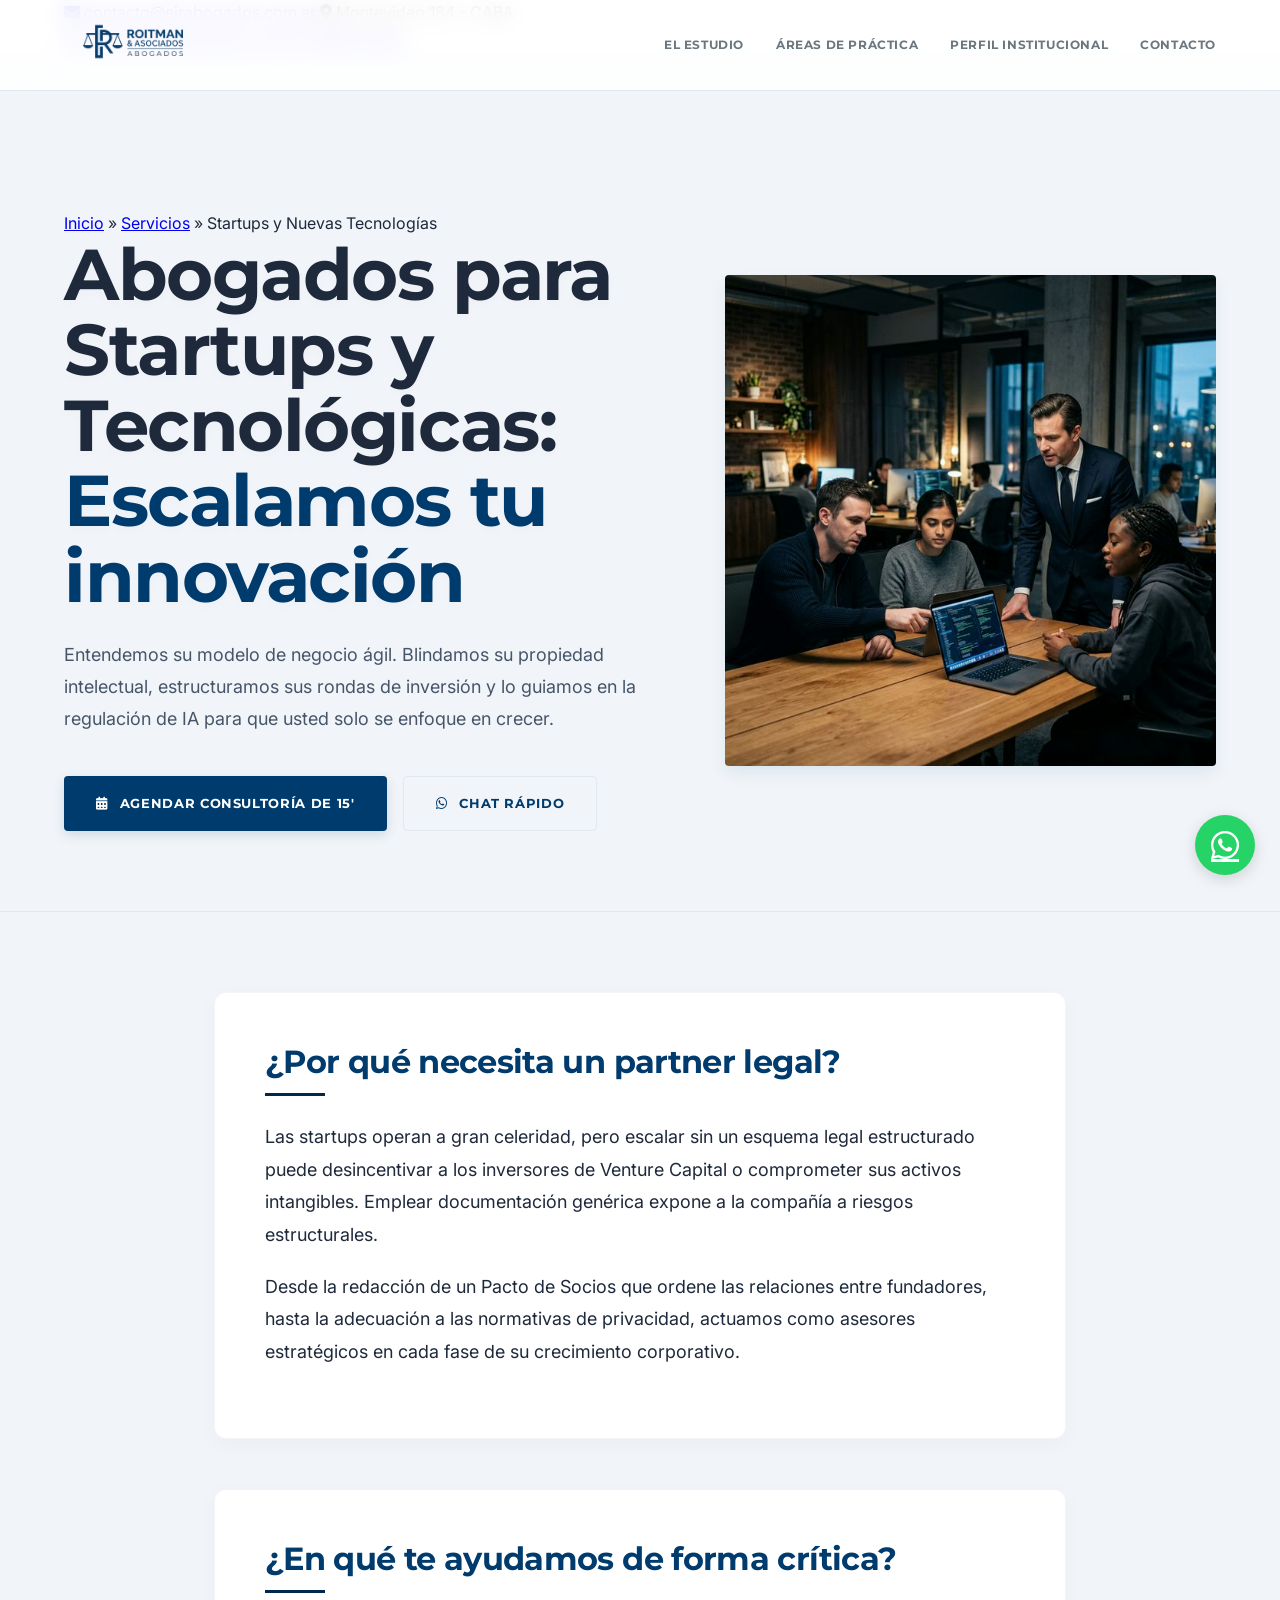
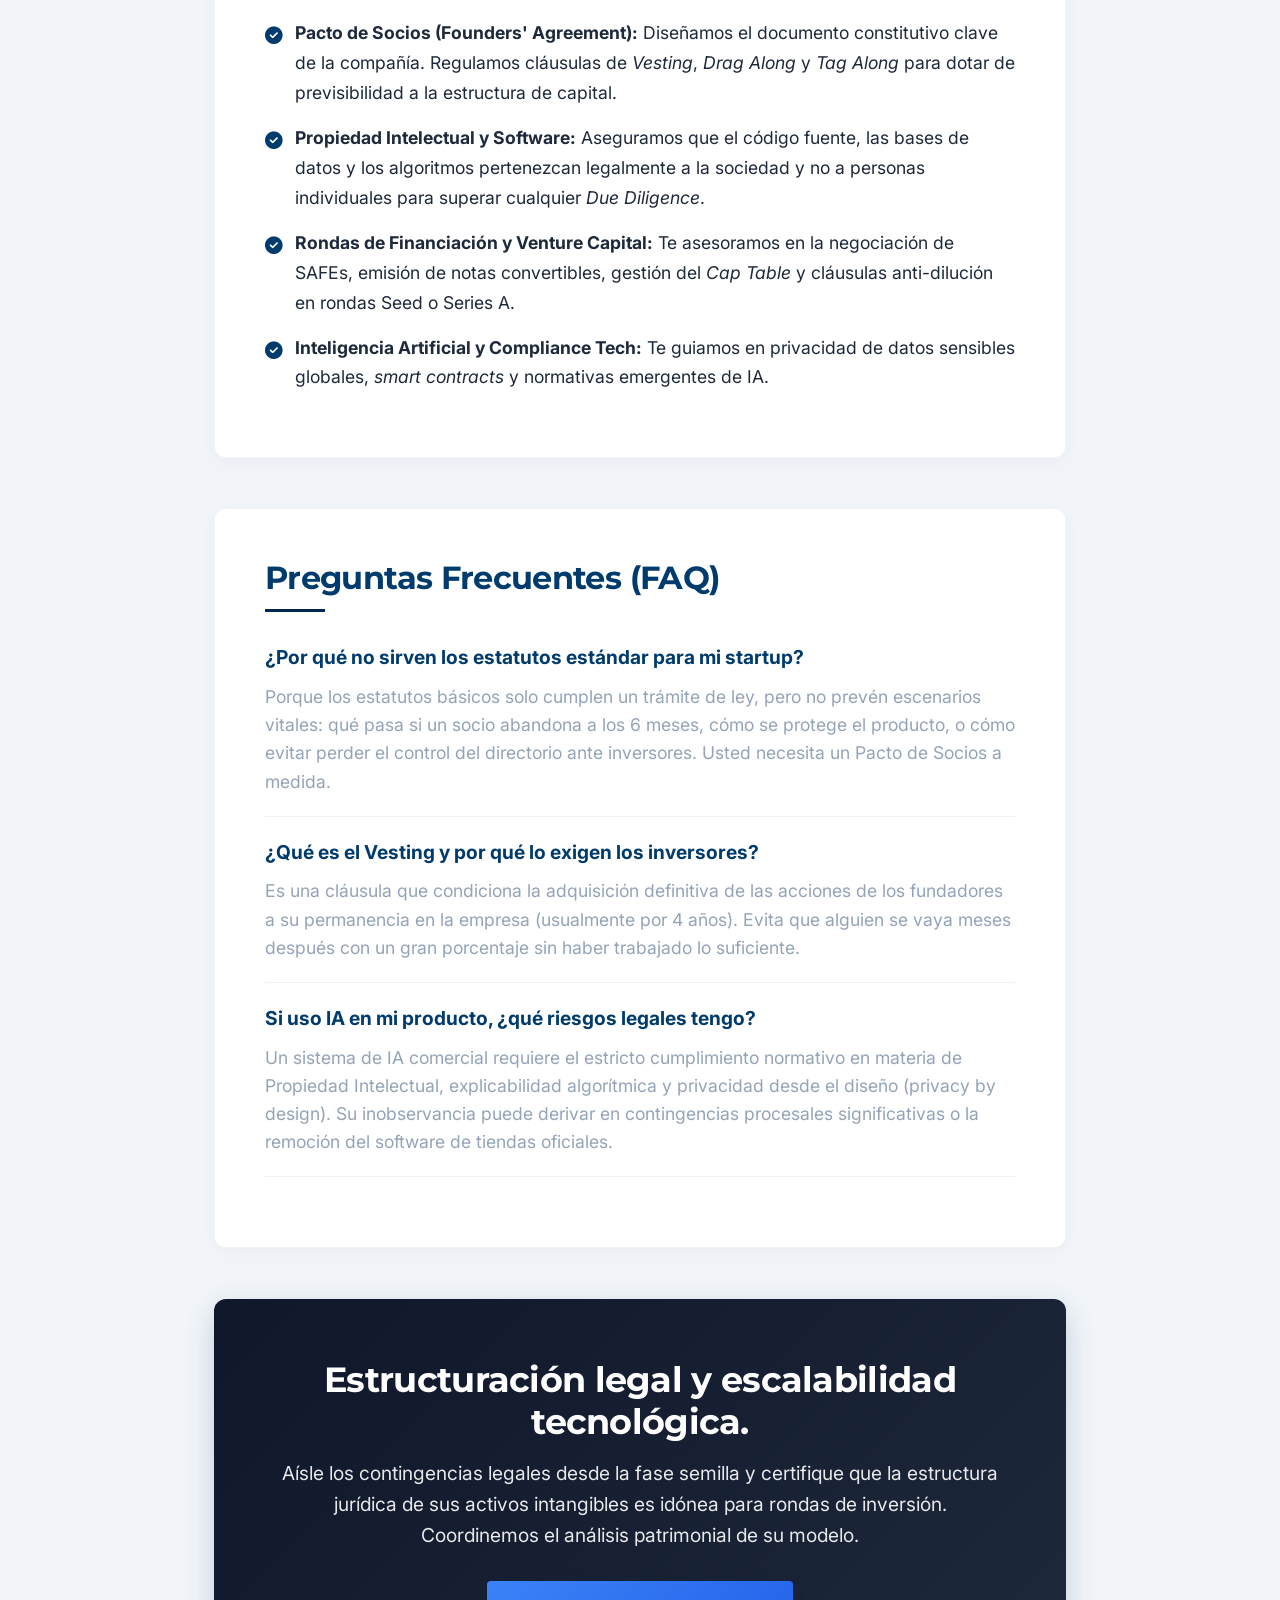
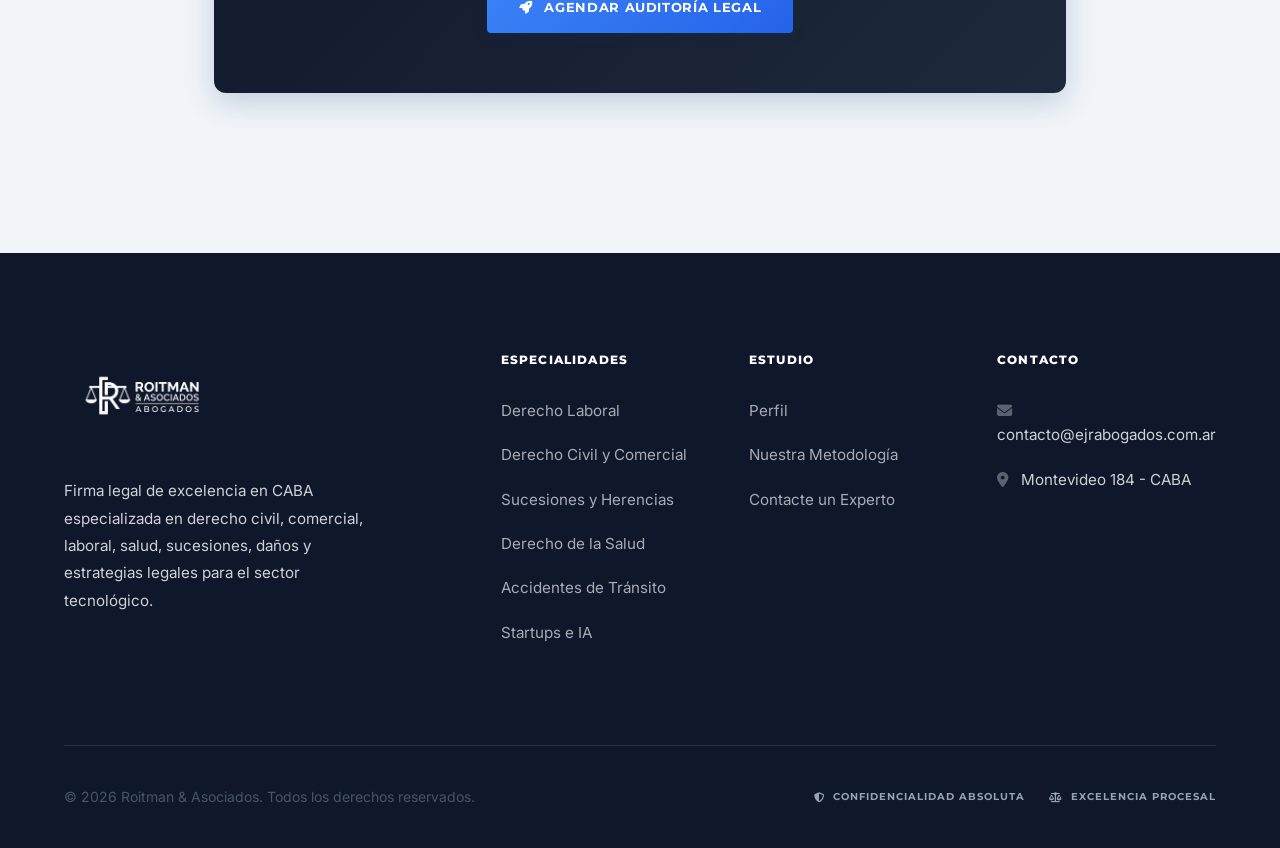
<file: servicios/startups-nuevas-tecnologias.html>
<!DOCTYPE html>
<html lang="es">
<head>
    <link rel="icon" type="image/x-icon" href="../favicon.ico">
    <meta charset="UTF-8">
    <meta name="viewport" content="width=device-width, initial-scale=1.0">
    <title>Abogados para Startups y Tecnológicas en Argentina | Roitman & Asociados</title>
    <meta name="description" content="Legal Partners para Startups. Propiedad Intelectual, Pacto de Socios, Rondas de Financiación y Regulación IA. Escalamos tu innovación.">
    
    <meta property="og:title" content="Legal para Startups | Roitman & Asociados">
    <meta property="og:description" content="Estructuramos tu empresa para el Venture Capital. Blindaje tech y Pacto de Socios.">
    <meta property="og:image" content="../logo.png">
    <meta property="og:type" content="website">

    <link rel="stylesheet" href="../styles.css?v=2">
    <link rel="preconnect" href="https://fonts.googleapis.com">
    <link rel="preconnect" href="https://fonts.gstatic.com" crossorigin>
    <link href="https://fonts.googleapis.com/css2?family=Inter:wght@400;500;600&family=Montserrat:wght@500;600;700;800&display=swap" rel="stylesheet">
    <link rel="stylesheet" href="https://cdnjs.cloudflare.com/ajax/libs/font-awesome/6.4.0/css/all.min.css">
</head>
<body>
    <header class="header">
        <div class="top-bar">
            <div class="container top-bar-content">
                <div class="contact-strip">
                    <a href="mailto:contacto@ejrabogados.com.ar"><i class="fas fa-envelope"></i> contacto@ejrabogados.com.ar</a>
                    <span><i class="fas fa-map-marker-alt"></i> Montevideo 184 - CABA</span>
                </div>
                <div class="social-strip">
                    <a href="https://wa.me/5491168080953?text=Hola,%20necesito%20hacer%20una%20consulta%20legal%20con%20el%20estudio%20Roitman%20%26%20Asociados%20-%20Abogados" target="_blank"><i class="fab fa-whatsapp"></i> Contacto Institucional: +54 9 11 6808-0953</a>
                </div>
            </div>
        </div>
        <nav class="navbar">
            <div class="nav-container container">
                <div class="nav-brand">
                    <a href="../index.html">
                        <img src="../logo.png" alt="Logotipo Roitman & Asociados Abogados" class="logo-image">
                    </a>
                </div>
                
                <div class="nav-menu" id="nav-menu">
                    <a href="../index.html#inicio" class="nav-link">El Estudio</a>
                    <a href="../index.html#servicios" class="nav-link">Áreas de Práctica</a>
                    <a href="../index.html#perfil" class="nav-link">Perfil Institucional</a>
                    <a href="../index.html#contacto" class="nav-link btn-navbar">Contacto</a>
                </div>

                <div class="hamburger" id="hamburger">
                    <span class="bar"></span>
                    <span class="bar"></span>
                    <span class="bar"></span>
                </div>
            </div>
        </nav>
    </header>

    <main>
        <!-- MODERN HERO PARA STARTUPS -->
        <section class="hero-inner fade-in">
            <div class="container">
                <div class="hero-inner-text">
                    <div class="breadcrumbs">
                        <a href="../index.html">Inicio</a> &raquo; <a href="../index.html#servicios">Servicios</a> &raquo; <span>Startups y Nuevas Tecnologías</span>
                    </div>
                    
                    <h1 class="hero-title">Abogados para Startups y Tecnológicas: <br><span class="gradient-text">Escalamos tu innovación</span></h1>
                    <p class="hero-description" style="margin-bottom: 40px;">
                        Entendemos su modelo de negocio ágil. Blindamos su propiedad intelectual, estructuramos sus rondas de inversión y lo guiamos en la regulación de IA para que usted solo se enfoque en crecer.
                    </p>
                    
                    <div class="hero-buttons">
                        <a href="../index.html#contacto" class="btn btn-primary"><i class="fas fa-calendar-alt"></i> Agendar consultoría de 15'</a>
                        <a href="https://wa.me/5491168080953?text=Hola,%20necesito%20hacer%20una%20consulta%20legal%20con%20el%20estudio%20Roitman%20%26%20Asociados%20-%20Abogados" target="_blank" class="btn btn-outline"><i class="fab fa-whatsapp"></i> Chat rápido</a>
                    </div>


                </div>
                <div class="hero-inner-image fade-in">
                    <img src="../images/startups_hero.png" alt="Abogado especializado en startups y tecnología asesorando a emprendedor">
                </div>
            </div>
        </section>

        <section class="service-details fade-in">
            <div class="container">
                <div class="service-content-block fade-in">
                    <h2>¿Por qué necesita un partner legal?</h2>
                    <p>Las startups operan a gran celeridad, pero escalar sin un esquema legal estructurado puede desincentivar a los inversores de Venture Capital o comprometer sus activos intangibles. Emplear documentación genérica expone a la compañía a riesgos estructurales.</p>
                    <p>Desde la redacción de un Pacto de Socios que ordene las relaciones entre fundadores, hasta la adecuación a las normativas de privacidad, actuamos como asesores estratégicos en cada fase de su crecimiento corporativo.</p>
                </div>

                <div class="service-content-block fade-in">
                    <h2>¿En qué te ayudamos de forma crítica?</h2>
                    <ul>
                        <li><strong>Pacto de Socios (Founders' Agreement):</strong> Diseñamos el documento constitutivo clave de la compañía. Regulamos cláusulas de <em>Vesting</em>, <em>Drag Along</em> y <em>Tag Along</em> para dotar de previsibilidad a la estructura de capital.</li>
                        <li><strong>Propiedad Intelectual y Software:</strong> Aseguramos que el código fuente, las bases de datos y los algoritmos pertenezcan legalmente a la sociedad y no a personas individuales para superar cualquier <em>Due Diligence</em>.</li>
                        <li><strong>Rondas de Financiación y Venture Capital:</strong> Te asesoramos en la negociación de SAFEs, emisión de notas convertibles, gestión del <em>Cap Table</em> y cláusulas anti-dilución en rondas Seed o Series A.</li>
                        <li><strong>Inteligencia Artificial y Compliance Tech:</strong> Te guiamos en privacidad de datos sensibles globales, <em>smart contracts</em> y normativas emergentes de IA.</li>
                    </ul>
                </div>

                <div class="service-content-block fade-in">
                    <h2>Preguntas Frecuentes (FAQ)</h2>
                    <div class="faq-container">
                        <div class="faq-item">
                            <div class="faq-question">¿Por qué no sirven los estatutos estándar para mi startup?</div>
                            <div class="faq-answer">Porque los estatutos básicos solo cumplen un trámite de ley, pero no prevén escenarios vitales: qué pasa si un socio abandona a los 6 meses, cómo se protege el producto, o cómo evitar perder el control del directorio ante inversores. Usted necesita un Pacto de Socios a medida.</div>
                        </div>
                        <div class="faq-item">
                            <div class="faq-question">¿Qué es el Vesting y por qué lo exigen los inversores?</div>
                            <div class="faq-answer">Es una cláusula que condiciona la adquisición definitiva de las acciones de los fundadores a su permanencia en la empresa (usualmente por 4 años). Evita que alguien se vaya meses después con un gran porcentaje sin haber trabajado lo suficiente.</div>
                        </div>
                        <div class="faq-item">
                            <div class="faq-question">Si uso IA en mi producto, ¿qué riesgos legales tengo?</div>
                            <div class="faq-answer">Un sistema de IA comercial requiere el estricto cumplimiento normativo en materia de Propiedad Intelectual, explicabilidad algorítmica y privacidad desde el diseño (privacy by design). Su inobservancia puede derivar en contingencias procesales significativas o la remoción del software de tiendas oficiales.</div>
                        </div>
                    </div>
                </div>

                <!-- CTA FINAL -->
                <div class="cta-final fade-in" style="background: linear-gradient(135deg, #0f172a 0%, #1e293b 100%);">
                    <div class="container">
                        <h2>Estructuración legal y escalabilidad tecnológica.</h2>
                        <p>Aísle los contingencias legales desde la fase semilla y certifique que la estructura jurídica de sus activos intangibles es idónea para rondas de inversión. Coordinemos el análisis patrimonial de su modelo.</p>
                        <a href="../index.html#contacto" class="btn btn-primary" style="background: linear-gradient(135deg, #3b82f6 0%, #2563eb 100%);"><i class="fas fa-rocket"></i> Agendar auditoría legal</a>
                    </div>
                </div>
            </div>
        </section>
    </main>

    <!-- FOOTER SEMÁNTICO -->
    <footer class="footer">
        <div class="container">
            <div class="footer-content">
                <div class="footer-brand">
                    <div class="footer-logo">
                        <img src="../logo.png" alt="Logotipo Oficial Roitman & Asociados" class="footer-logo-image">
                    </div>
                    <p>Firma legal de excelencia en CABA especializada en derecho civil, comercial, laboral, salud, sucesiones, daños y estrategias legales para el sector tecnológico.</p>
                </div>
                
                <div class="footer-links">
                    <h3>Especialidades</h3>
                    <ul>
                        <li><a href="derecho-laboral.html">Derecho Laboral</a></li>
                        <li><a href="derecho-civil-comercial.html">Derecho Civil y Comercial</a></li>
                        <li><a href="sucesiones.html">Sucesiones y Herencias</a></li>
                        <li><a href="derecho-de-salud.html">Derecho de la Salud</a></li>
                        <li><a href="accidentes-de-transito.html">Accidentes de Tránsito</a></li>
                        <li><a href="startups-nuevas-tecnologias.html">Startups e IA</a></li>
                    </ul>
                </div>
                
                <div class="footer-links">
                    <h3>Estudio</h3>
                    <ul>
                        <li><a href="../index.html#perfil">Perfil</a></li>
                        <li><a href="../index.html#perfil">Nuestra Metodología</a></li>
                        <li><a href="../index.html#contacto">Contacte un Experto</a></li>
                    </ul>
                </div>

                <div class="footer-links">
                    <h3>Contacto</h3>
                    <ul>
                        <li><i class="fas fa-envelope"></i> contacto@ejrabogados.com.ar</li>

                        <li><i class="fas fa-map-marker-alt"></i> Montevideo 184 - CABA</li>
                    </ul>
                </div>
            </div>
            
            <div class="footer-bottom">
                <p>&copy; 2026 Roitman & Asociados. Todos los derechos reservados.</p>
                <div class="footer-badges">
                    <span class="footer-badge"><i class="fas fa-shield-alt"></i> Confidencialidad Absoluta</span>
                    <span class="footer-badge"><i class="fas fa-balance-scale"></i> Excelencia Procesal</span>
                </div>
            </div>
        </div>
    </footer>
    <!-- Botón Flotante WhatsApp -->
    <a href="https://wa.me/5491168080953?text=Hola,%20necesito%20hacer%20una%20consulta%20legal%20con%20el%20estudio%20Roitman%20%26%20Asociados%20-%20Abogados" class="whatsapp-float" target="_blank" rel="noopener noreferrer" aria-label="Contactar por WhatsApp">
        <i class="fab fa-whatsapp"></i>
    </a>

    <script src="../script.js"></script>
</body>
</html>
</file>
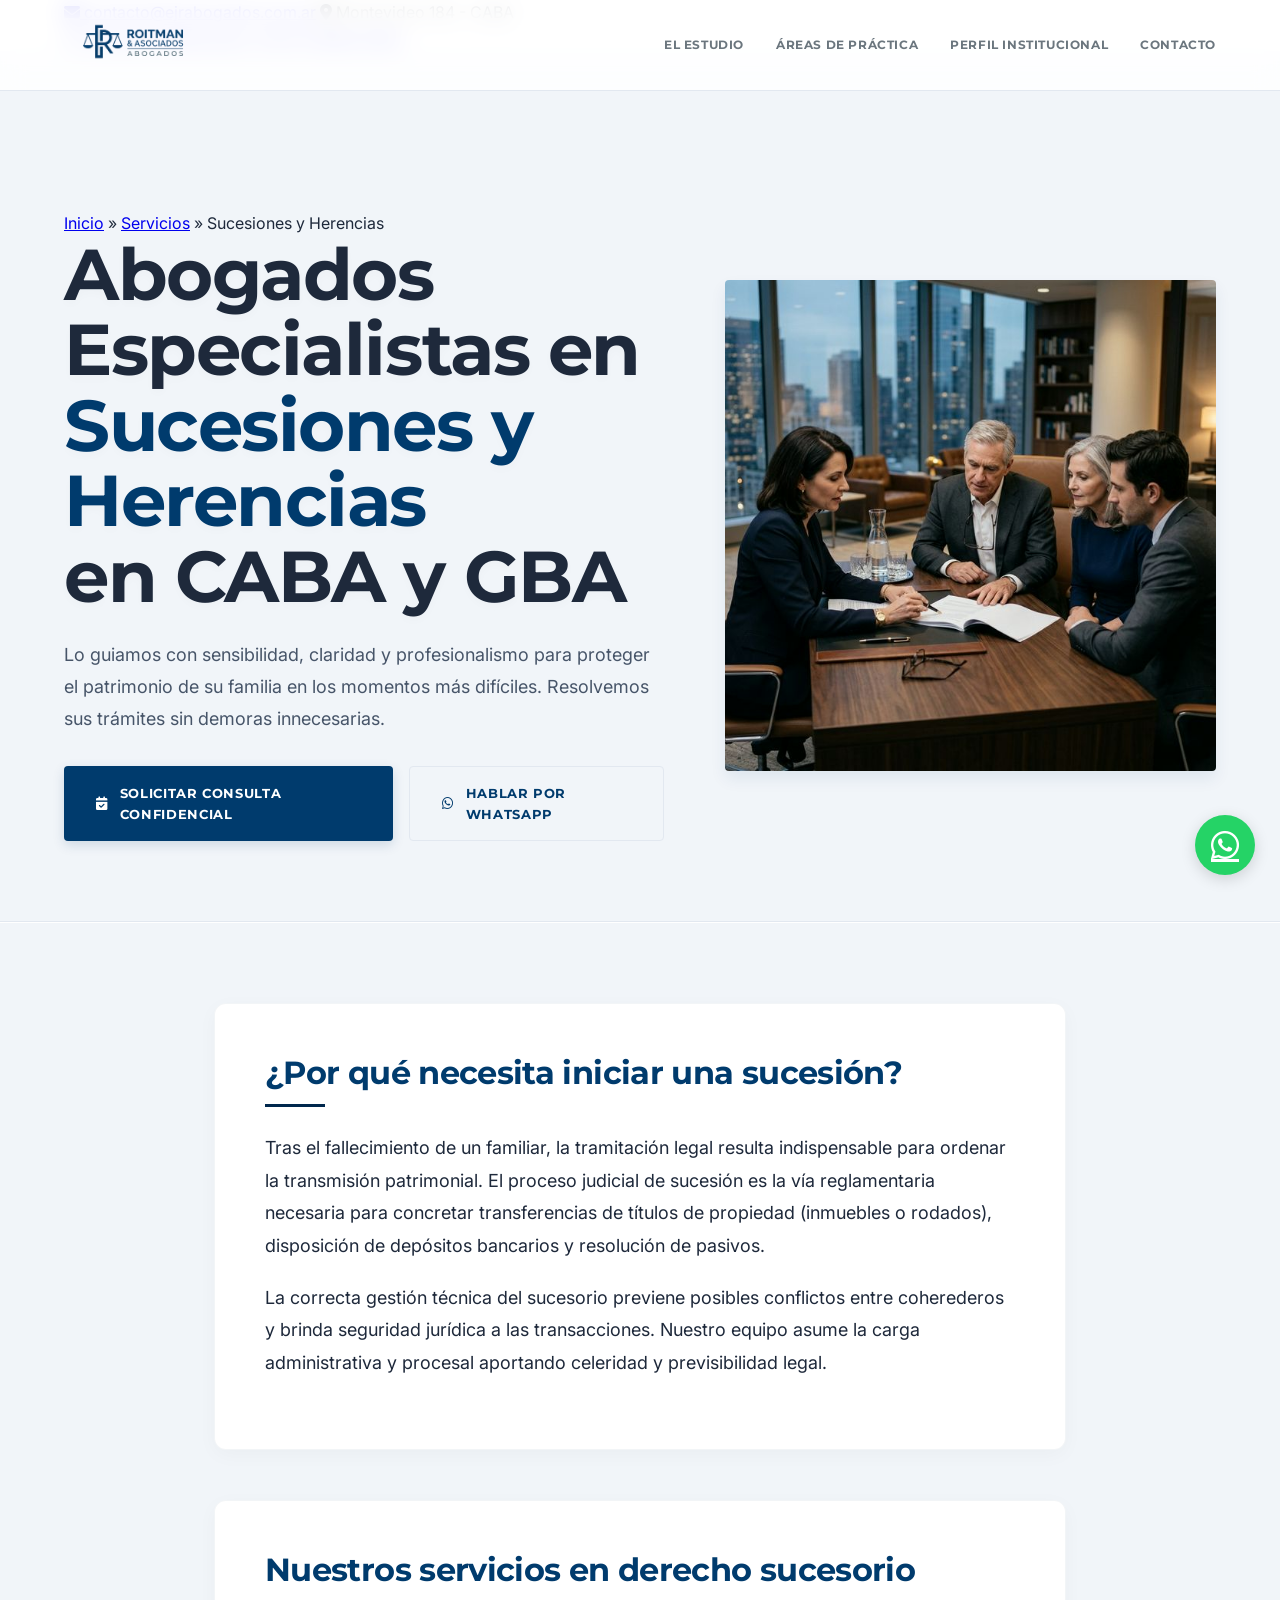
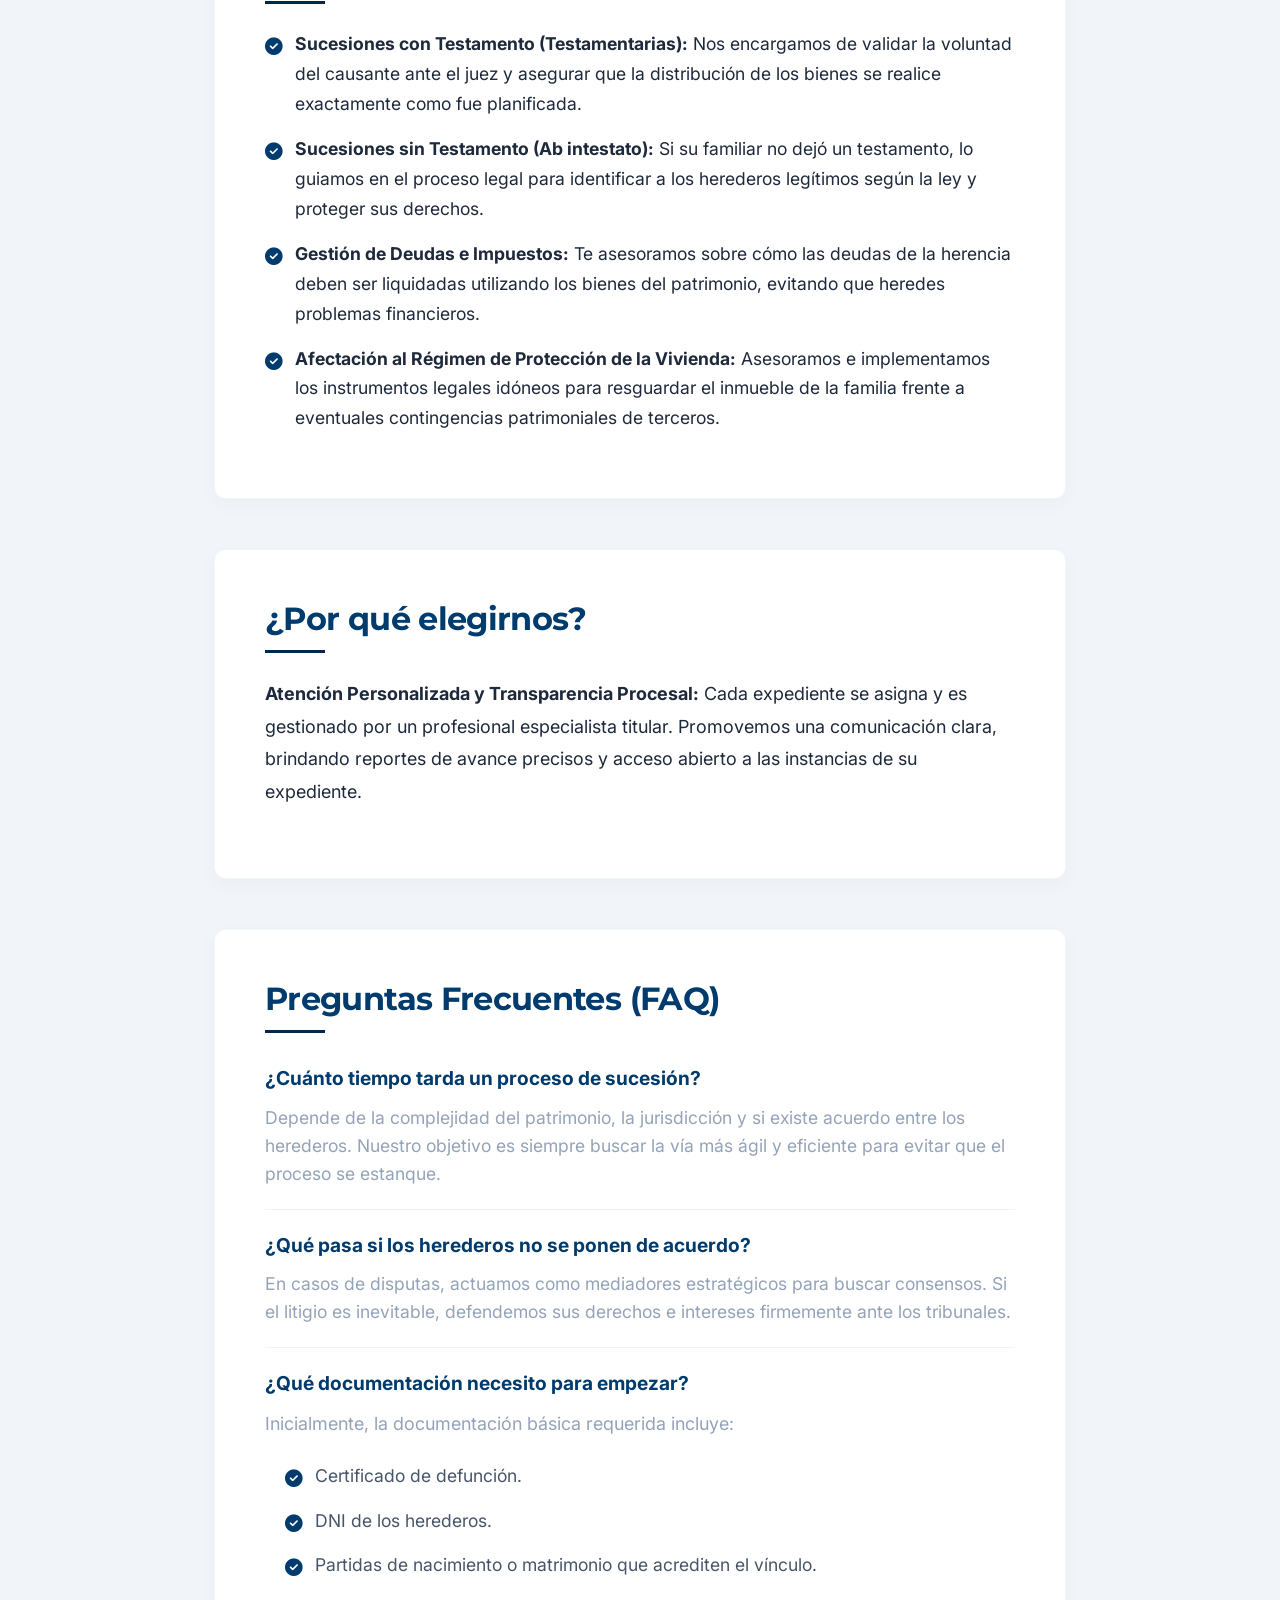
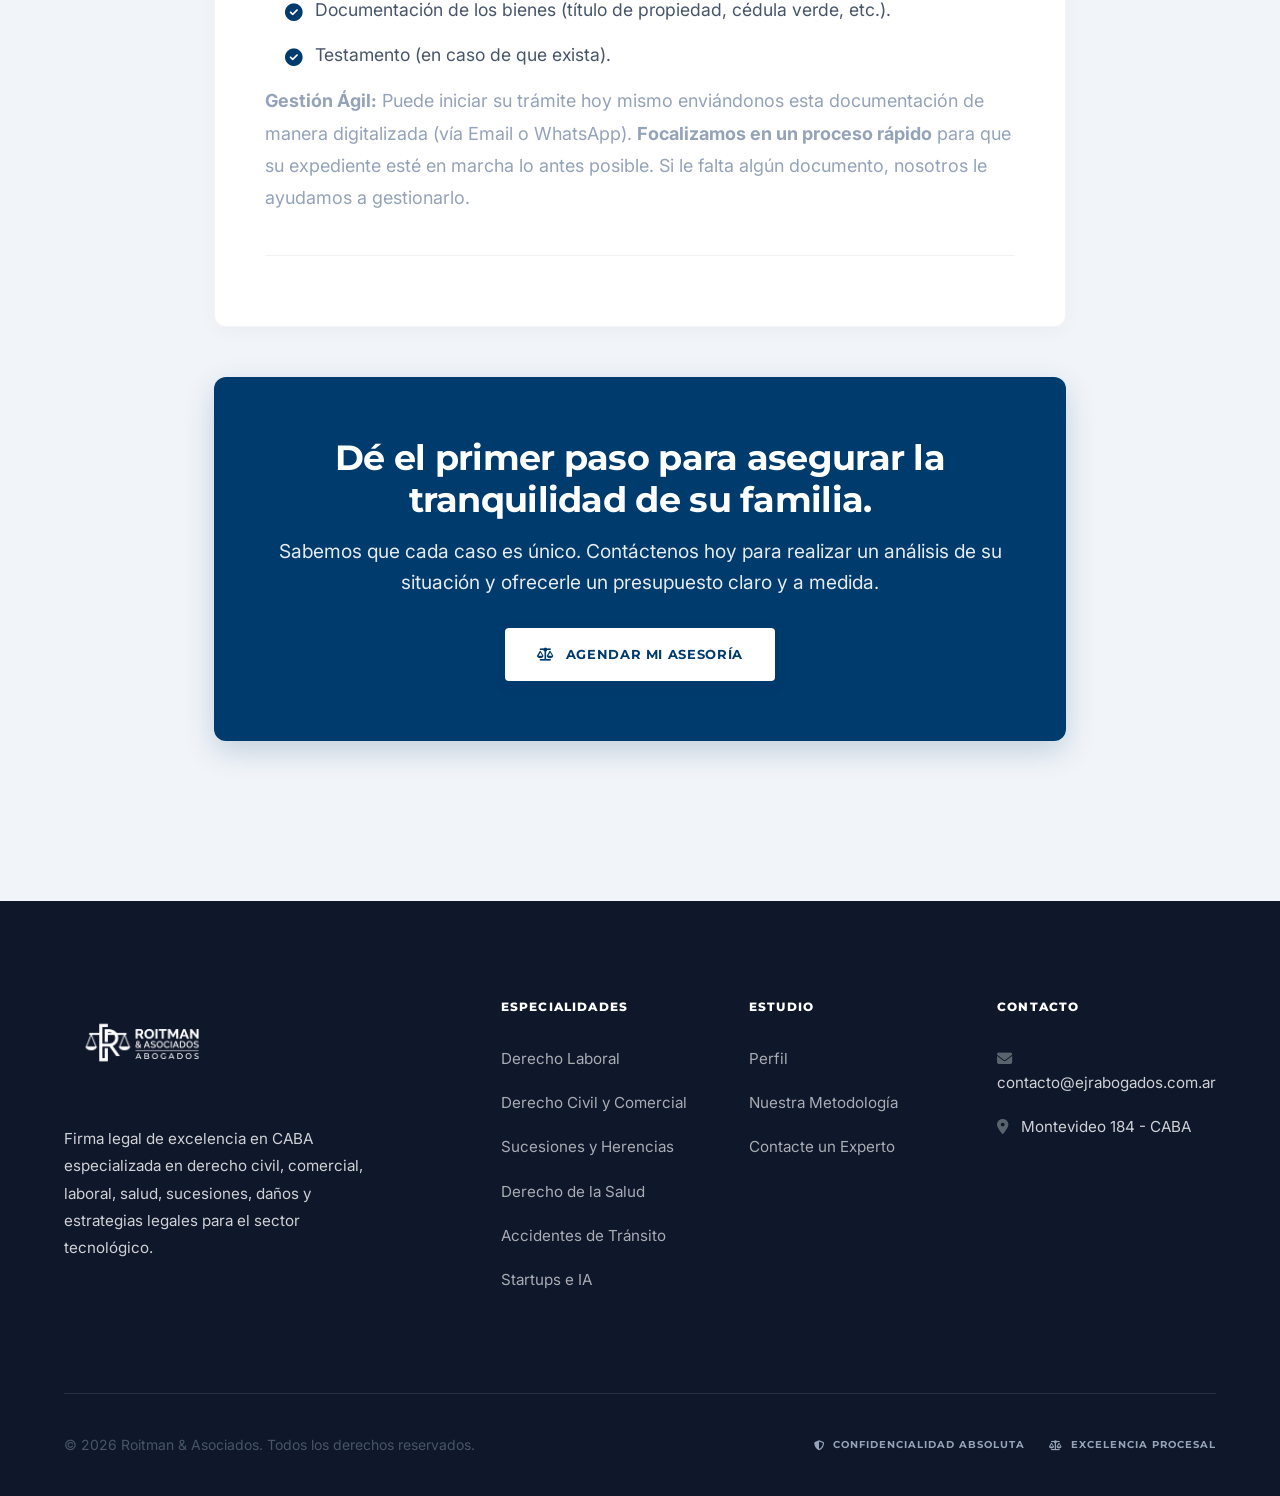
<file: servicios/sucesiones.html>
<!DOCTYPE html>
<html lang="es">
<head>
    <link rel="icon" type="image/x-icon" href="../favicon.ico">
    <meta charset="UTF-8">
    <meta name="viewport" content="width=device-width, initial-scale=1.0">
    <title>Sucesiones y Herencias en CABA | Roitman & Asociados</title>
    <meta name="description" content="Especialistas en sucesiones y herencias en Capital Federal y Gran Buenos Aires. Te guiamos con protección, transparencia y resultados rápidos. Inicia hoy.">
    
    <!-- Open Graph para Redes/WhatsApp -->
    <meta property="og:title" content="Sucesiones y Herencias | Roitman & Asociados">
    <meta property="og:description" content="Protegemos el patrimonio de su familia en los momentos más difíciles. Sucesiones Ab Intestato y Testamentarias en CABA.">
    <meta property="og:image" content="../logo.png">
    <meta property="og:type" content="website">

    <!-- CSS y Fuentes -->
    <link rel="stylesheet" href="../styles.css?v=2">
    <link rel="preconnect" href="https://fonts.googleapis.com">
    <link rel="preconnect" href="https://fonts.gstatic.com" crossorigin>
    <link href="https://fonts.googleapis.com/css2?family=Inter:wght@400;500;600&family=Montserrat:wght@500;600;700;800&display=swap" rel="stylesheet">
    <link rel="stylesheet" href="https://cdnjs.cloudflare.com/ajax/libs/font-awesome/6.4.0/css/all.min.css">
</head>
<body>
    <!-- HEADER & NAVBAR -->
    <header class="header">
        <div class="top-bar">
            <div class="container top-bar-content">
                <div class="contact-strip">
                    <a href="mailto:contacto@ejrabogados.com.ar"><i class="fas fa-envelope"></i> contacto@ejrabogados.com.ar</a>
                    <span><i class="fas fa-map-marker-alt"></i> Montevideo 184 - CABA</span>
                </div>
                <div class="social-strip">
                    <a href="https://wa.me/5491168080953?text=Hola,%20necesito%20hacer%20una%20consulta%20legal%20con%20el%20estudio%20Roitman%20%26%20Asociados%20-%20Abogados" target="_blank"><i class="fab fa-whatsapp"></i> Contacto Institucional: +54 9 11 6808-0953</a>
                </div>
            </div>
        </div>
        <nav class="navbar">
            <div class="nav-container container">
                <div class="nav-brand">
                    <a href="../index.html">
                        <img src="../logo.png" alt="Logotipo Roitman & Asociados Abogados" class="logo-image">
                    </a>
                </div>
                
                <div class="nav-menu" id="nav-menu">
                    <a href="../index.html#inicio" class="nav-link">El Estudio</a>
                    <a href="../index.html#servicios" class="nav-link">Áreas de Práctica</a>
                    <a href="../index.html#perfil" class="nav-link">Perfil Institucional</a>
                    <a href="../index.html#contacto" class="nav-link btn-navbar">Contacto</a>
                </div>

                <div class="hamburger" id="hamburger">
                    <span class="bar"></span>
                    <span class="bar"></span>
                    <span class="bar"></span>
                </div>
            </div>
        </nav>
    </header>

    <main>
        <!-- HERO INNER -->
        <section class="hero-inner fade-in">
            <div class="container">
                <div class="hero-inner-text">
                    <div class="breadcrumbs">
                        <a href="../index.html">Inicio</a> &raquo; <a href="../index.html#servicios">Servicios</a> &raquo; <span>Sucesiones y Herencias</span>
                    </div>
                    <h1 class="hero-title">Abogados Especialistas en <span class="gradient-text">Sucesiones y Herencias</span> en CABA y GBA</h1>
                    <p class="hero-description" style="margin-bottom: 30px;">
                        Lo guiamos con sensibilidad, claridad y profesionalismo para proteger el patrimonio de su familia en los momentos más difíciles. Resolvemos sus trámites sin demoras innecesarias.
                    </p>
                    <div class="hero-buttons">
                        <a href="../index.html#contacto" class="btn btn-primary"><i class="fas fa-calendar-check"></i> Solicitar consulta confidencial</a>
                        <a href="https://wa.me/5491168080953?text=Hola,%20necesito%20hacer%20una%20consulta%20legal%20con%20el%20estudio%20Roitman%20%26%20Asociados%20-%20Abogados" target="_blank" class="btn btn-outline"><i class="fab fa-whatsapp"></i> Hablar por WhatsApp</a>
                    </div>
                </div>
                <div class="hero-inner-image fade-in">
                    <img src="../images/sucesiones_hero.png" alt="Abogados especialistas en sucesiones y herencias">
                </div>
            </div>
        </section>

        <!-- SERVICIO DETALLE -->
        <section class="service-details fade-in">
            <div class="container">
                <div class="service-content-block fade-in">
                    <h2>¿Por qué necesita iniciar una sucesión?</h2>
                    <p>Tras el fallecimiento de un familiar, la tramitación legal resulta indispensable para ordenar la transmisión patrimonial. El proceso judicial de sucesión es la vía reglamentaria necesaria para concretar transferencias de títulos de propiedad (inmuebles o rodados), disposición de depósitos bancarios y resolución de pasivos.</p>
                    <p>La correcta gestión técnica del sucesorio previene posibles conflictos entre coherederos y brinda seguridad jurídica a las transacciones. Nuestro equipo asume la carga administrativa y procesal aportando celeridad y previsibilidad legal.</p>
                </div>

                <div class="service-content-block fade-in">
                    <h2>Nuestros servicios en derecho sucesorio</h2>
                    <ul>
                        <li><strong>Sucesiones con Testamento (Testamentarias):</strong> Nos encargamos de validar la voluntad del causante ante el juez y asegurar que la distribución de los bienes se realice exactamente como fue planificada.</li>
                        <li><strong>Sucesiones sin Testamento (Ab intestato):</strong> Si su familiar no dejó un testamento, lo guiamos en el proceso legal para identificar a los herederos legítimos según la ley y proteger sus derechos.</li>
                        <li><strong>Gestión de Deudas e Impuestos:</strong> Te asesoramos sobre cómo las deudas de la herencia deben ser liquidadas utilizando los bienes del patrimonio, evitando que heredes problemas financieros.</li>
                        <li><strong>Afectación al Régimen de Protección de la Vivienda:</strong> Asesoramos e implementamos los instrumentos legales idóneos para resguardar el inmueble de la familia frente a eventuales contingencias patrimoniales de terceros.</li>
                    </ul>
                </div>

                <div class="service-content-block fade-in">
                    <h2>¿Por qué elegirnos?</h2>
                    <p><strong>Atención Personalizada y Transparencia Procesal:</strong> Cada expediente se asigna y es gestionado por un profesional especialista titular. Promovemos una comunicación clara, brindando reportes de avance precisos y acceso abierto a las instancias de su expediente.</p>

                </div>

                <div class="service-content-block fade-in">
                    <h2>Preguntas Frecuentes (FAQ)</h2>
                    <div class="faq-container">
                        <div class="faq-item">
                            <div class="faq-question">¿Cuánto tiempo tarda un proceso de sucesión?</div>
                            <div class="faq-answer">Depende de la complejidad del patrimonio, la jurisdicción y si existe acuerdo entre los herederos. Nuestro objetivo es siempre buscar la vía más ágil y eficiente para evitar que el proceso se estanque.</div>
                        </div>
                        <div class="faq-item">
                            <div class="faq-question">¿Qué pasa si los herederos no se ponen de acuerdo?</div>
                            <div class="faq-answer">En casos de disputas, actuamos como mediadores estratégicos para buscar consensos. Si el litigio es inevitable, defendemos sus derechos e intereses firmemente ante los tribunales.</div>
                        </div>
                        <div class="faq-item">
                            <div class="faq-question">¿Qué documentación necesito para empezar?</div>
                            <div class="faq-answer">
                                <p>Inicialmente, la documentación básica requerida incluye:</p>
                                <ul style="margin: 10px 0; padding-left: 20px; color: var(--text-muted);">
                                    <li>Certificado de defunción.</li>
                                    <li>DNI de los herederos.</li>
                                    <li>Partidas de nacimiento o matrimonio que acrediten el vínculo.</li>
                                    <li>Documentación de los bienes (título de propiedad, cédula verde, etc.).</li>
                                    <li>Testamento (en caso de que exista).</li>
                                </ul>
                                <p><strong>Gestión Ágil:</strong> Puede iniciar su trámite hoy mismo enviándonos esta documentación de manera digitalizada (vía Email o WhatsApp). <b>Focalizamos en un proceso rápido</b> para que su expediente esté en marcha lo antes posible. Si le falta algún documento, nosotros le ayudamos a gestionarlo.</p>
                            </div>
                        </div>
                    </div>
                </div>

                <!-- CTA FINAL -->
                <div class="cta-final fade-in">
                    <div class="container">
                        <h2>Dé el primer paso para asegurar la tranquilidad de su familia.</h2>
                        <p>Sabemos que cada caso es único. Contáctenos hoy para realizar un análisis de su situación y ofrecerle un presupuesto claro y a medida.</p>
                            <a href="../index.html#contacto" class="btn btn-primary" style="background: white; color: var(--color-primary);"><i class="fas fa-balance-scale"></i> Agendar mi asesoría</a>
                    </div>
                </div>
            </div>
        </section>
    </main>

    <!-- FOOTER SEMÁNTICO -->
    <footer class="footer">
        <div class="container">
            <div class="footer-content">
                <div class="footer-brand">
                    <div class="footer-logo">
                        <img src="../logo.png" alt="Logotipo Oficial Roitman & Asociados" class="footer-logo-image">
                    </div>
                    <p>Firma legal de excelencia en CABA especializada en derecho civil, comercial, laboral, salud, sucesiones, daños y estrategias legales para el sector tecnológico.</p>
                </div>
                
                <div class="footer-links">
                    <h3>Especialidades</h3>
                    <ul>
                        <li><a href="derecho-laboral.html">Derecho Laboral</a></li>
                        <li><a href="derecho-civil-comercial.html">Derecho Civil y Comercial</a></li>
                        <li><a href="sucesiones.html">Sucesiones y Herencias</a></li>
                        <li><a href="derecho-de-salud.html">Derecho de la Salud</a></li>
                        <li><a href="accidentes-de-transito.html">Accidentes de Tránsito</a></li>
                        <li><a href="startups-nuevas-tecnologias.html">Startups e IA</a></li>
                    </ul>
                </div>
                
                <div class="footer-links">
                    <h3>Estudio</h3>
                    <ul>
                        <li><a href="../index.html#perfil">Perfil</a></li>
                        <li><a href="../index.html#perfil">Nuestra Metodología</a></li>
                        <li><a href="../index.html#contacto">Contacte un Experto</a></li>
                    </ul>
                </div>

                <div class="footer-links">
                    <h3>Contacto</h3>
                    <ul>
                        <li><i class="fas fa-envelope"></i> contacto@ejrabogados.com.ar</li>

                        <li><i class="fas fa-map-marker-alt"></i> Montevideo 184 - CABA</li>
                    </ul>
                </div>
            </div>
            
            <div class="footer-bottom">
                <p>&copy; 2026 Roitman & Asociados. Todos los derechos reservados.</p>
                <div class="footer-badges">
                    <span class="footer-badge"><i class="fas fa-shield-alt"></i> Confidencialidad Absoluta</span>
                    <span class="footer-badge"><i class="fas fa-balance-scale"></i> Excelencia Procesal</span>
                </div>
            </div>
        </div>
    </footer>

    <!-- Botón Flotante WhatsApp -->
    <a href="https://wa.me/5491168080953?text=Hola,%20necesito%20hacer%20una%20consulta%20legal%20con%20el%20estudio%20Roitman%20%26%20Asociados%20-%20Abogados" class="whatsapp-float" target="_blank" rel="noopener noreferrer" aria-label="Contactar por WhatsApp">
        <i class="fab fa-whatsapp"></i>
    </a>

    <script src="../script.js"></script>
</body>
</html>
</file>
<file: styles.css>
@charset "UTF-8";

/* =========================================
   VARIABLES & RESET
========================================= */
:root {
  /* Paleta Corporativa Extraída del Logo */
  --color-primary: #003b6d;   /* Azul Roitman */
  --color-secondary: #6b767e; /* Gris Abogados */
  --color-accent: #00284d;    /* Azul más oscuro para hovers */
  
  /* Gradaciones de Fondo */
  --bg-white: #ffffff;
  --bg-light: #f8fafc;
  --bg-surface: #f1f5f9;
  --bg-dark: #0f172a;
  
  /* Texto */
  --text-main: #1e293b;
  --text-muted: #475569;
  --text-light: #94a3b8;
  
  /* Sombras y Bordes */
  --shadow-sm: 0 2px 4px rgba(0, 59, 109, 0.04);
  --shadow-md: 0 4px 12px rgba(0, 59, 109, 0.08);
  --shadow-lg: 0 12px 24px rgba(0, 59, 109, 0.12);
  --border-light: #e2e8f0;
  
  /* Fuentes */
  --font-heading: 'Montserrat', sans-serif;
  --font-body: 'Inter', sans-serif;
  
  /* Layout */
  --container-width: 1200px;
  --padding-section: 120px 0;
  --transition-smooth: all 0.4s cubic-bezier(0.16, 1, 0.3, 1);
}

* {
  margin: 0;
  padding: 0;
  box-sizing: border-box;
}

html {
  scroll-behavior: smooth;
  font-size: 16px;
}

body {
  font-family: var(--font-body);
  color: var(--text-main);
  background-color: var(--bg-white);
  line-height: 1.6;
  -webkit-font-smoothing: antialiased;
  -moz-osx-font-smoothing: grayscale;
}

h1, h2, h3, h4, h5, h6 {
  font-family: var(--font-heading);
  font-weight: 700;
  letter-spacing: -0.02em;
  line-height: 1.2;
}

.container {
  width: 100%;
  max-width: var(--container-width);
  margin: 0 auto;
  padding: 0 24px;
}

/* =========================================
   COMPONENTES BÁSICOS
========================================= */
/* Botones */
.btn-primary, .btn-outline, .btn-whatsapp {
  display: inline-flex;
  align-items: center;
  justify-content: center;
  gap: 12px;
  padding: 16px 32px;
  border-radius: 4px; /* Geometría rígida corporativa */
  font-family: var(--font-heading);
  font-size: 13px;
  font-weight: 700;
  text-transform: uppercase;
  letter-spacing: 0.05em;
  text-decoration: none;
  cursor: pointer;
  transition: var(--transition-smooth);
}

.btn-primary {
  background: var(--color-primary);
  color: var(--bg-white);
  border: none;
  box-shadow: 0 4px 12px rgba(0, 59, 109, 0.15);
}

.btn-primary:hover {
  background: var(--color-accent);
  transform: translateY(-2px);
  box-shadow: 0 8px 24px rgba(0, 59, 109, 0.25);
}

.btn-outline {
  background-color: transparent;
  color: var(--color-primary);
  border: 1px solid var(--border-light);
}

.btn-outline:hover {
  border-color: var(--color-primary);
  background-color: var(--bg-surface);
  transform: translateY(-2px);
}

.btn-large {
  padding: 18px 40px;
  font-size: 14px;
}

.btn-full {
  width: 100%;
}

.btn-whatsapp {
  background-color: #25D366;
  color: white;
  border: none;
  font-weight: 800;
  margin-top: 16px;
}

.btn-whatsapp:hover {
  background-color: #128C7E;
  transform: translateY(-2px);
  box-shadow: 0 8px 16px rgba(37, 211, 102, 0.3);
}

/* Etiquetas (Badges) */
.badge {
  display: inline-flex;
  align-items: center;
  padding: 6px 12px;
  background-color: var(--bg-surface);
  color: var(--color-primary);
  font-family: var(--font-heading);
  font-size: 11px;
  font-weight: 800;
  text-transform: uppercase;
  letter-spacing: 0.1em;
  border-radius: 2px;
  margin-bottom: 24px;
}

.gradient-text {
  color: var(--color-primary);
}

/* =========================================
   NAVBAR (HEADER)
========================================= */
.navbar {
  position: fixed;
  top: 0;
  width: 100%;
  background: rgba(255, 255, 255, 0.95);
  backdrop-filter: blur(12px);
  -webkit-backdrop-filter: blur(12px);
  border-bottom: 1px solid var(--border-light);
  z-index: 1000;
  transition: var(--transition-smooth);
}

.navbar.scrolled {
  box-shadow: var(--shadow-sm);
}

.nav-container {
  display: flex;
  justify-content: space-between;
  align-items: center;
  height: 90px;
  max-width: var(--container-width);
  margin: 0 auto;
  padding: 0 24px;
}

.nav-brand {
  display: flex;
  align-items: center;
}

.logo-image {
  height: 75px;
  width: auto;
  transition: transform 0.3s ease;
}

.logo-image:hover {
  transform: scale(1.02);
}

.hero-main-logo {
  max-width: 100%;
  width: 550px;
  height: auto;
  filter: drop-shadow(0px 15px 35px rgba(0, 59, 109, 0.35));
  transition: transform 0.6s cubic-bezier(0.175, 0.885, 0.32, 1.275);
}

.hero-main-logo:hover {
  transform: translateY(-8px) scale(1.02);
}

.nav-menu {
  display: flex;
  gap: 32px;
  align-items: center;
}

.nav-link {
  text-decoration: none;
  color: var(--color-secondary);
  font-family: var(--font-heading);
  font-size: 12px;
  font-weight: 700;
  text-transform: uppercase;
  letter-spacing: 0.05em;
  position: relative;
  transition: color 0.3s ease;
}

.nav-link::after {
  content: '';
  position: absolute;
  width: 0;
  height: 2px;
  bottom: -6px;
  left: 0;
  background-color: var(--color-primary);
  transition: width 0.3s cubic-bezier(0.16, 1, 0.3, 1);
}

.nav-link:hover, .nav-link.active {
  color: var(--color-primary);
}

.nav-link:hover::after, .nav-link.active::after {
  width: 100%;
}

.hamburger {
  display: none;
  flex-direction: column;
  gap: 6px;
  cursor: pointer;
}

.hamburger span {
  width: 28px;
  height: 2px;
  background-color: var(--color-primary);
  transition: 0.3s;
}

/* =========================================
   HERO SECTION
========================================= */
.hero {
  padding: 180px 0 120px;
  background: var(--bg-surface);
  min-height: 90vh;
  display: flex;
  align-items: center;
  border-bottom: 1px solid var(--border-light);
  position: relative;
  overflow: hidden;
}

/* Patrón geométrico de fondo sutil eliminado por diseño sobrio */
.hero::before {
  display: none;
}

.hero-content {
  display: grid;
  grid-template-columns: 1.1fr 0.9fr;
  gap: 80px;
  align-items: center;
  position: relative;
  z-index: 1;
}

.hero-text {
  max-width: 600px;
}

.hero-title {
  font-size: 4.5rem;
  color: var(--text-main);
  margin-bottom: 24px;
  line-height: 1.05;
  text-shadow: 0 4px 10px rgba(0,0,0,0.02);
}

.gradient-text {
  color: var(--color-primary);
  display: inline-block;
}

.hero-description {
  font-size: 1.125rem;
  color: var(--text-muted);
  margin-bottom: 48px;
  line-height: 1.8;
}

.hero-buttons {
  display: flex;
  gap: 16px;
}

.hero-visual {
  position: relative;
}

.hero-card {
  background: var(--bg-white);
  padding: 48px;
  border-radius: 4px;
  border: 1px solid var(--border-light);
  box-shadow: var(--shadow-lg);
  max-width: 480px;
  margin-left: auto;
}

.card-header {
  border-bottom: 1px solid var(--border-light);
  padding-bottom: 24px;
  margin-bottom: 32px;
}

.card-title h3 {
  font-size: 20px;
  color: var(--color-primary);
  text-transform: uppercase;
  letter-spacing: 0.05em;
  display: flex;
  justify-content: space-between;
  align-items: center;
}

.stars i {
  color: var(--color-secondary);
  font-size: 12px;
  margin-left: 2px;
}

.card-stats {
  display: flex;
  flex-direction: column;
  gap: 32px;
}

.stat {
  display: flex;
  align-items: center;
  gap: 20px;
}

.stat-icon {
  width: 48px;
  height: 48px;
  background: var(--bg-surface);
  border-radius: 4px;
  display: flex;
  align-items: center;
  justify-content: center;
  color: var(--color-primary);
  font-size: 20px;
}

.stat-content {
  display: flex;
  flex-direction: column;
}

.stat-number {
  font-family: var(--font-heading);
  font-size: 24px;
  font-weight: 800;
  color: var(--text-main);
  line-height: 1.2;
}

.stat-label {
  font-size: 12px;
  color: var(--color-secondary);
  text-transform: uppercase;
  letter-spacing: 0.05em;
  font-weight: 600;
}

/* =========================================
   SERVICIOS
========================================= */
.services {
  padding: var(--padding-section);
  background-color: var(--bg-white);
}

.section-header {
  text-align: center;
  max-width: 700px;
  margin: 0 auto 80px;
}

.section-title {
  font-size: 3rem;
  color: var(--color-primary);
  margin-bottom: 24px;
}

.section-description {
  font-size: 1.125rem;
  color: var(--text-muted);
}

.services-grid {
  display: grid;
  grid-template-columns: repeat(auto-fit, minmax(350px, 1fr));
  gap: 32px;
}

.service-card {
  background: var(--bg-white);
  border: 1px solid var(--border-light);
  border-top: 4px solid var(--color-primary); /* Acento corporativo superior */
  border-radius: 4px;
  padding: 48px 40px;
  transition: var(--transition-smooth);
  display: flex;
  flex-direction: column;
  height: 100%;
  box-shadow: var(--shadow-sm);
}

.service-card:hover {
  transform: translateY(-8px);
  box-shadow: var(--shadow-lg);
  border-color: rgba(0, 59, 109, 0.2);
}

.service-header {
  display: flex;
  justify-content: space-between;
  align-items: flex-start;
  margin-bottom: 32px;
}

.service-icon {
  width: 64px;
  height: 64px;
  background: var(--bg-surface);
  color: var(--color-primary);
  display: flex;
  align-items: center;
  justify-content: center;
  font-size: 28px;
  border-radius: 4px;
  transition: var(--transition-smooth);
}

.service-card:hover .service-icon {
  background: var(--color-primary);
  color: var(--bg-white);
}

.service-badge {
  font-family: var(--font-heading);
  font-size: 10px;
  font-weight: 800;
  text-transform: uppercase;
  letter-spacing: 0.1em;
  color: var(--color-secondary);
  background: var(--bg-light);
  padding: 4px 8px;
  border: 1px solid var(--border-light);
  border-radius: 2px;
}

.service-card h3 {
  font-size: 1.5rem;
  margin-bottom: 16px;
  color: var(--text-main);
}

.service-card p {
  color: var(--text-muted);
  margin-bottom: 32px;
  flex-grow: 1;
}

.service-features {
  list-style: none;
  margin-bottom: 40px;
}

.service-features li {
  font-size: 0.875rem;
  color: var(--text-muted);
  margin-bottom: 12px;
  display: flex;
  align-items: flex-start;
  gap: 12px;
}

.service-features i {
  color: var(--color-primary);
  font-size: 12px;
  margin-top: 4px;
}

.service-footer {
  border-top: 1px solid var(--border-light);
  padding-top: 24px;
}

.service-btn {
  font-family: var(--font-heading);
  font-size: 12px;
  font-weight: 700;
  text-transform: uppercase;
  letter-spacing: 0.05em;
  color: var(--color-primary);
  text-decoration: none;
  display: flex;
  align-items: center;
  gap: 8px;
  transition: var(--transition-smooth);
}

.service-btn:hover {
  color: var(--color-accent);
  gap: 12px;
}

/* =========================================
   PERFIL (DIRECCIÓN)
========================================= */
.profile {
  padding: var(--padding-section);
  background-color: var(--bg-light);
  border-top: 1px solid var(--border-light);
  border-bottom: 1px solid var(--border-light);
}

.profile-content {
  display: grid;
  grid-template-columns: 1fr 1fr;
  gap: 80px;
  align-items: center;
}

.profile-header {
  display: flex;
  align-items: center;
  gap: 32px;
  margin-bottom: 40px;
}

.profile-avatar {
  width: 120px;
  height: 120px;
  border-radius: 4px;
  border: 2px solid var(--border-light);
  overflow: hidden;
  box-shadow: var(--shadow-md);
}

.profile-avatar img {
  width: 100%;
  height: 100%;
  object-fit: cover;
}

.profile-info h3 {
  font-size: 1.75rem;
  color: var(--color-primary);
  margin-bottom: 8px;
}

.profile-info p {
  font-family: var(--font-heading);
  font-size: 12px;
  font-weight: 700;
  text-transform: uppercase;
  letter-spacing: 0.1em;
  color: var(--color-secondary);
  margin-bottom: 16px;
}

.profile-credentials {
  display: flex;
  gap: 8px;
}

.credential {
  font-family: var(--font-heading);
  font-size: 10px;
  font-weight: 700;
  text-transform: uppercase;
  letter-spacing: 0.05em;
  background: var(--bg-white);
  border: 1px solid var(--border-light);
  padding: 4px 8px;
  border-radius: 2px;
  color: var(--text-muted);
}

.profile-description {
  font-size: 1.125rem;
  color: var(--text-muted);
  line-height: 1.8;
}

.profile-description strong {
  color: var(--text-main);
}

.profile-description p {
  margin-bottom: 24px;
}

.experience-grid {
  display: grid;
  grid-template-columns: 1fr;
  gap: 24px;
}

.experience-card {
  background: var(--bg-white);
  padding: 40px;
  border-radius: 4px;
  border: 1px solid var(--border-light);
  box-shadow: var(--shadow-sm);
  display: flex;
  gap: 24px;
  align-items: flex-start;
  transition: var(--transition-smooth);
}

.experience-card:hover {
  transform: translateY(-4px);
  box-shadow: var(--shadow-md);
  border-color: rgba(0, 59, 109, 0.15);
}

.experience-icon {
  width: 64px;
  height: 64px;
  background: var(--bg-surface);
  border-radius: 4px;
  display: flex;
  align-items: center;
  justify-content: center;
  color: var(--color-primary);
  font-size: 24px;
  flex-shrink: 0;
  transition: var(--transition-smooth);
}

.experience-card:hover .experience-icon {
  background: var(--color-primary);
  color: var(--bg-white);
}

.experience-content h3 {
  font-size: 1.25rem;
  margin-bottom: 12px;
}

.experience-content p {
  font-size: 0.95rem;
  color: var(--text-muted);
}

/* =========================================
   CONTACTO
========================================= */
.contact {
  padding: var(--padding-section);
  background-color: var(--bg-white);
}

.contact-content {
  display: grid;
  grid-template-columns: 1fr 1.2fr;
  gap: 80px;
}

.info-card {
  background: var(--bg-light);
  border: 1px solid var(--border-light);
  border-radius: 4px;
  padding: 40px;
  margin-bottom: 24px;
}

.info-card.whatsapp {
  border-left: 4px solid #25D366;
  background-color: rgba(37, 211, 102, 0.02);
}

.info-header {
  display: flex;
  align-items: center;
  gap: 20px;
  margin-bottom: 24px;
}

.info-icon {
  width: 56px;
  height: 56px;
  background: var(--bg-white);
  border: 1px solid var(--border-light);
  border-radius: 4px;
  display: flex;
  align-items: center;
  justify-content: center;
  color: var(--color-primary);
  font-size: 24px;
}

.info-icon.green {
  color: #25D366;
  border-color: rgba(37, 211, 102, 0.2);
}

.info-subtitle {
  font-family: var(--font-heading);
  font-size: 10px;
  font-weight: 800;
  text-transform: uppercase;
  letter-spacing: 0.1em;
  color: var(--color-secondary);
  display: block;
  margin-bottom: 4px;
}

.info-content h3 {
  font-size: 1.25rem;
}

.info-card p {
  color: var(--text-muted);
  font-size: 0.95rem;
}

.contact-form-container {
  background: var(--bg-white);
  border: 1px solid var(--border-light);
  border-radius: 4px;
  padding: 56px;
  box-shadow: var(--shadow-md);
}

.form-header {
  margin-bottom: 40px;
  border-bottom: 1px solid var(--border-light);
  padding-bottom: 24px;
}

.form-header h3 {
  font-size: 1.75rem;
  color: var(--color-primary);
  margin-bottom: 12px;
}

.form-row {
  display: grid;
  grid-template-columns: 1fr 1fr;
  gap: 24px;
  margin-bottom: 24px;
}

.form-group {
  margin-bottom: 24px;
}

.form-group label {
  display: block;
  font-family: var(--font-heading);
  font-size: 11px;
  font-weight: 700;
  text-transform: uppercase;
  letter-spacing: 0.05em;
  color: var(--text-main);
  margin-bottom: 10px;
}

.form-group input,
.form-group textarea {
  width: 100%;
  padding: 16px;
  background: var(--bg-surface);
  border: 1px solid var(--border-light);
  border-radius: 4px;
  font-family: var(--font-body);
  font-size: 1rem;
  color: var(--text-main);
  transition: var(--transition-smooth);
}

.form-group input:focus,
.form-group textarea:focus {
  outline: none;
  background: var(--bg-white);
  border-color: var(--color-primary);
  box-shadow: 0 0 0 4px rgba(0, 59, 109, 0.1);
}

/* =========================================
   FOOTER
========================================= */
.footer {
  background-color: var(--bg-dark);
  color: var(--bg-white);
  padding: 100px 0 40px;
}

.footer-content {
  display: grid;
  grid-template-columns: 2fr 1fr 1fr 1fr;
  gap: 60px;
  margin-bottom: 80px;
}

.footer-logo {
  margin-bottom: 32px;
}

.footer-logo-image {
  height: 85px;
  /* El logo es oscuro, aplicamos filtro para invertirlo a blanco en el footer oscuro */
  filter: brightness(0) invert(1);
}

.footer-brand p {
  color: var(--bg-white);
  font-size: 0.95rem;
  line-height: 1.8;
  margin-bottom: 32px;
  max-width: 300px;
  opacity: 0.8;
}

.social-links {
  display: flex;
  gap: 16px;
}

.social-link {
  width: 48px;
  height: 48px;
  background: rgba(255, 255, 255, 0.05);
  border: 1px solid rgba(255, 255, 255, 0.1);
  border-radius: 4px;
  display: flex;
  align-items: center;
  justify-content: center;
  color: var(--bg-white);
  text-decoration: none;
  font-size: 18px;
  transition: var(--transition-smooth);
}

.social-link:hover {
  background: var(--color-primary);
  border-color: var(--color-primary);
  transform: translateY(-4px);
}

.footer-links h3 {
  font-family: var(--font-heading);
  font-size: 12px;
  font-weight: 800;
  text-transform: uppercase;
  letter-spacing: 0.1em;
  color: var(--bg-white);
  margin-bottom: 32px;
}

.footer-links ul {
  list-style: none;
}

.footer-links li {
  margin-bottom: 20px;
}

.footer-links a, .footer-links li {
  color: var(--bg-white);
  opacity: 0.8;
  text-decoration: none;
  font-size: 0.95rem;
  transition: opacity 0.3s ease;
}

.footer-links a:hover {
  opacity: 1;
}

.footer-links i {
  color: var(--color-secondary);
  width: 20px;
}

.footer-bottom {
  display: flex;
  justify-content: space-between;
  align-items: center;
  padding-top: 40px;
  border-top: 1px solid rgba(255, 255, 255, 0.1);
}

.footer-bottom p {
  color: var(--text-muted);
  font-size: 0.875rem;
}

.footer-badges {
  display: flex;
  gap: 24px;
}

.footer-badge {
  color: var(--text-light);
  font-family: var(--font-heading);
  font-size: 10px;
  font-weight: 700;
  text-transform: uppercase;
  letter-spacing: 0.1em;
  display: flex;
  align-items: center;
  gap: 8px;
}

/* =========================================
   ANIMACIONES (INTERSECTION OBSERVER)
========================================= */
.fade-in {
  opacity: 0;
  transform: translateY(30px);
  transition: opacity 0.8s cubic-bezier(0.16, 1, 0.3, 1), transform 0.8s cubic-bezier(0.16, 1, 0.3, 1);
  will-change: opacity, transform;
}

.fade-in.visible {
  opacity: 1;
  transform: translateY(0);
}

/* Staggering for child elements */
.services-grid .fade-in:nth-child(2) { transition-delay: 0.1s; }
.services-grid .fade-in:nth-child(3) { transition-delay: 0.2s; }
.services-grid .fade-in:nth-child(4) { transition-delay: 0.3s; }

/* =========================================
   RESPONSIVO
========================================= */
@media (max-width: 1024px) {
  .hero-title { font-size: 3.5rem; }
  .hero-content, .profile-content { grid-template-columns: 1fr; gap: 60px; }
  .hero-visual { order: -1; }
  .card-stats { flex-direction: row; }
  .contact-content { grid-template-columns: 1fr; }
  .footer-content { grid-template-columns: 1fr 1fr; }
}

@media (max-width: 768px) {
  .hero { padding: 140px 0 80px; }
  .hero-title { font-size: 2.5rem; }
  .hero-buttons { flex-direction: column; }
  .section-title { font-size: 2.25rem; }
  .hamburger { display: flex; }
  .nav-menu {
    position: fixed;
    top: 90px;
    left: -100%;
    width: 100%;
    height: calc(100vh - 90px);
    background: var(--bg-white);
    flex-direction: column;
    padding: 60px 24px;
    transition: var(--transition-smooth);
  }
  .nav-menu.active { left: 0; }
  .nav-link { font-size: 1.25rem; }
  .form-row { grid-template-columns: 1fr; }
  .footer-content { grid-template-columns: 1fr; gap: 40px; }
  .footer-bottom { flex-direction: column; gap: 20px; text-align: center; }
  .contact-form-container { padding: 32px 24px; }
}

/* =========================================
   HERO INNER (Páginas de Servicios)
========================================= */
.hero-inner {
  padding: 160px 0 80px;
  background: var(--bg-surface);
  border-bottom: 1px solid var(--border-light);
  min-height: 60vh;
  display: flex;
  align-items: center;
}

.hero-inner .container {
  display: grid;
  grid-template-columns: 1.1fr 0.9fr;
  gap: 60px;
  align-items: center;
}

.hero-inner-text {
  max-width: 600px;
}

.hero-inner-image {
  border-radius: 4px;
  overflow: hidden;
  box-shadow: 0 8px 16px rgba(0, 59, 109, 0.08); /* Sombra sobria */
}

.hero-inner-image img {
  width: 100%;
  height: auto;
  display: block;
  object-fit: cover;
  transition: transform 0.8s ease;
}

.hero-inner-image:hover img {
  transform: scale(1.02);
}

@media (max-width: 968px) {
  .hero-inner .container {
    grid-template-columns: 1fr;
    gap: 40px;
  }
  
  .hero-inner-image {
    order: -1;
  }
}

/* ==================================
   PÁGINAS DE SERVICIOS - CONTENIDO 
===================================== */
.service-details {
  padding: 80px 0;
  background-color: var(--bg-surface);
}

.service-details .container {
  max-width: 900px; /* Previene el apelmazamiento y hace el texto legible */
  margin: 0 auto;
}

.service-content-block {
  margin-bottom: 50px;
  background: var(--bg-white);
  padding: 50px;
  border-radius: 12px;
  box-shadow: 0 5px 20px rgba(0,0,0,0.03);
  border: 1px solid rgba(0, 59, 109, 0.05);
}

@media (max-width: 768px) {
  .service-content-block {
    padding: 30px 20px;
  }
}

.service-content-block h2 {
  color: var(--color-primary);
  font-size: 2rem;
  margin-bottom: 25px;
  position: relative;
  padding-bottom: 15px;
}

.service-content-block h2::after {
  content: '';
  position: absolute;
  bottom: 0;
  left: 0;
  width: 60px;
  height: 3px;
  background-color: var(--color-accent);
}

.service-content-block p {
  font-size: 1.125rem;
  line-height: 1.8;
  color: var(--text-color);
  margin-bottom: 20px;
}

.service-content-block ul {
  list-style: none;
  padding-left: 0;
}

.service-content-block ul li {
  font-size: 1.1rem;
  line-height: 1.7;
  margin-bottom: 15px;
  padding-left: 30px;
  position: relative;
}

.service-content-block ul li::before {
  content: '\f058'; /* Check de FontAwesome */
  font-family: 'Font Awesome 6 Free';
  font-weight: 900;
  color: var(--color-primary);
  position: absolute;
  left: 0;
  top: 3px;
}

/* CTA FINAL */
.cta-final {
  padding: 60px 40px;
  background: var(--color-primary);
  border-radius: 12px;
  text-align: center;
  margin-top: 40px;
  margin-bottom: 80px;
  color: var(--bg-white);
  box-shadow: 0 10px 30px rgba(0, 59, 109, 0.2);
}

.cta-final h2 {
  color: var(--bg-white);
  font-size: 2.2rem;
  margin-bottom: 15px;
}

.cta-final p {
  font-size: 1.2rem;
  margin-bottom: 30px;
  opacity: 0.9;
  color: var(--bg-white);
}

.faq-container {
  margin-top: 30px;
}

.faq-item {
  margin-bottom: 20px;
  border-bottom: 1px solid rgba(0,0,0,0.05);
  padding-bottom: 20px;
}

.faq-question {
  font-weight: 700;
  font-size: 1.2rem;
  color: var(--color-primary);
  margin-bottom: 10px;
}

.faq-answer {
  font-size: 1.1rem;
  line-height: 1.6;
  color: var(--text-light);
}

/* WhatsApp Floating Button */
.whatsapp-float {
    position: fixed;
    width: 60px;
    height: 60px;
    bottom: 25px;
    right: 25px;
    background-color: #25D366;
    color: #FFF;
    border-radius: 50%;
    text-align: center;
    font-size: 32px;
    z-index: 9999;
    box-shadow: 0px 4px 15px rgba(0, 0, 0, 0.15);
    display: flex;
    justify-content: center;
    align-items: center;
    transition: transform 0.3s ease, box-shadow 0.3s ease;
}

.whatsapp-float:hover {
    transform: translateY(-5px) scale(1.05);
    box-shadow: 0px 6px 20px rgba(37, 211, 102, 0.4);
    color: #FFF;
}
</file>
